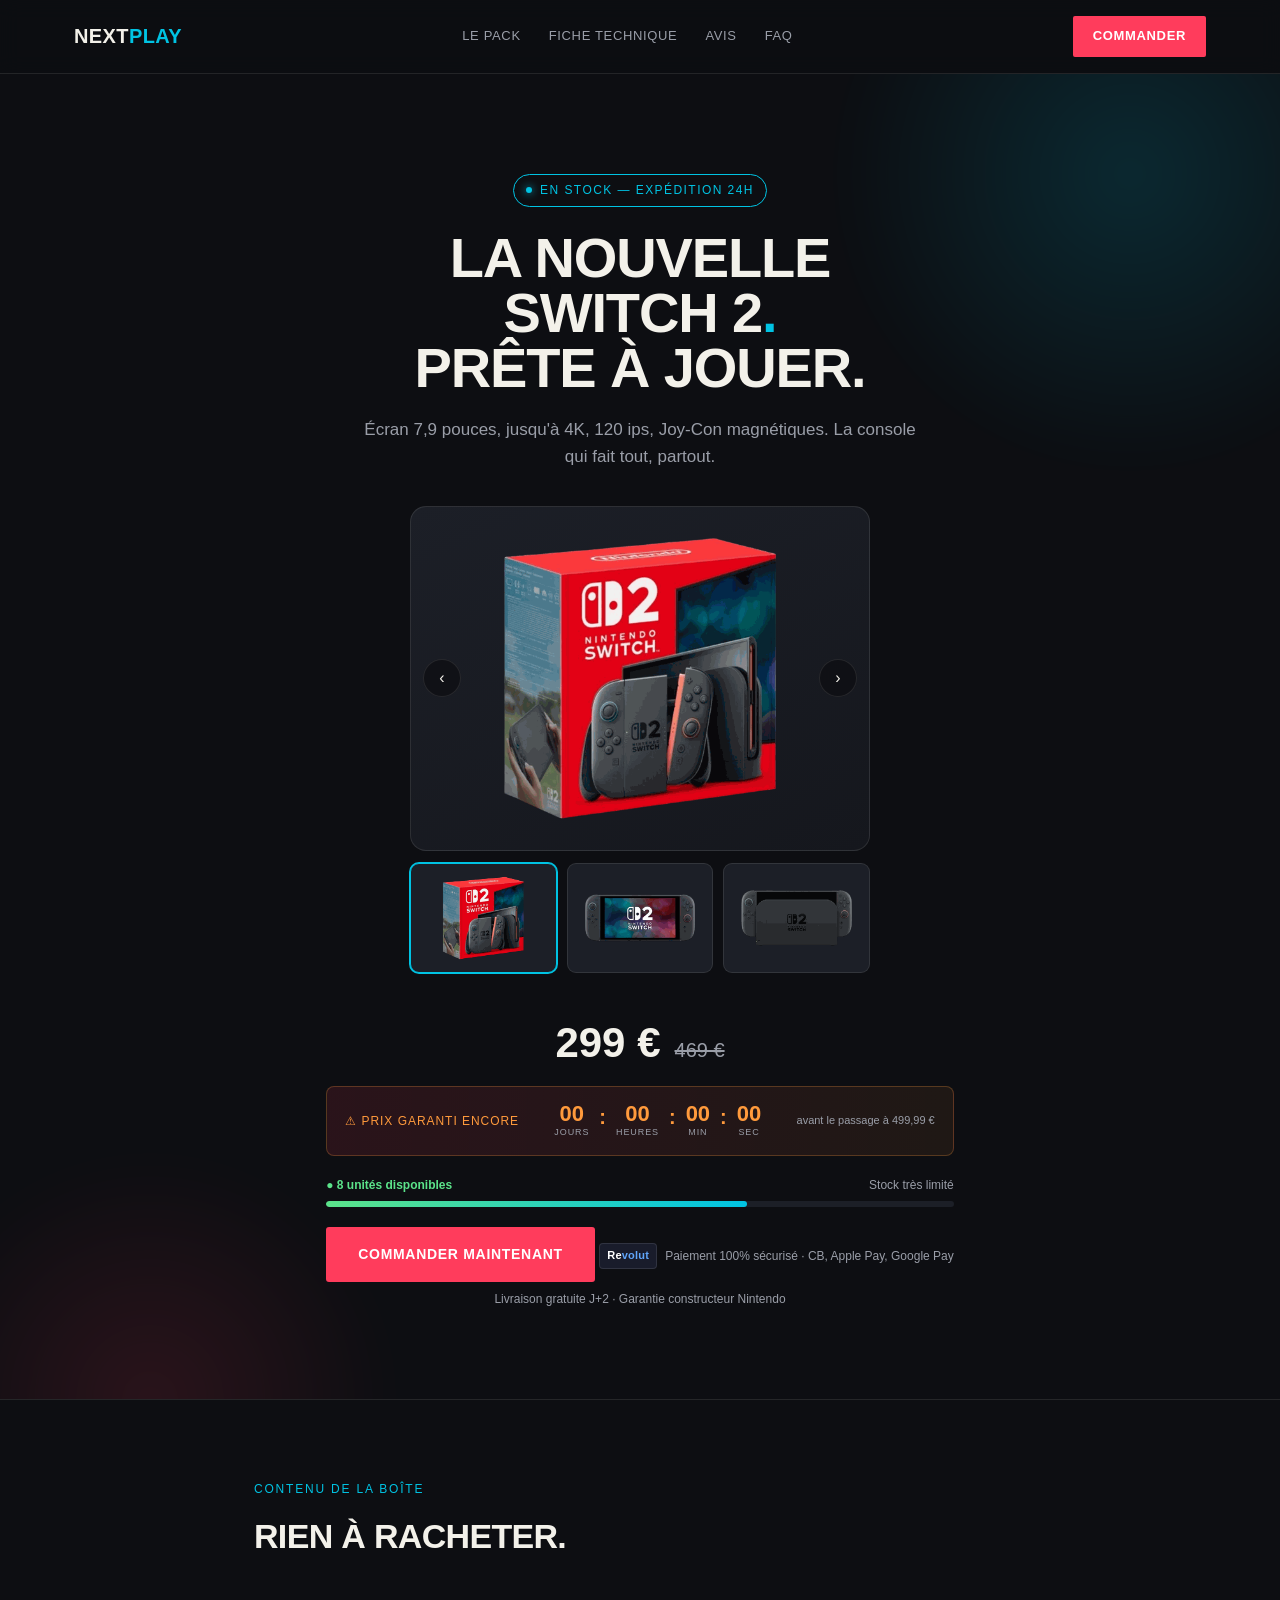
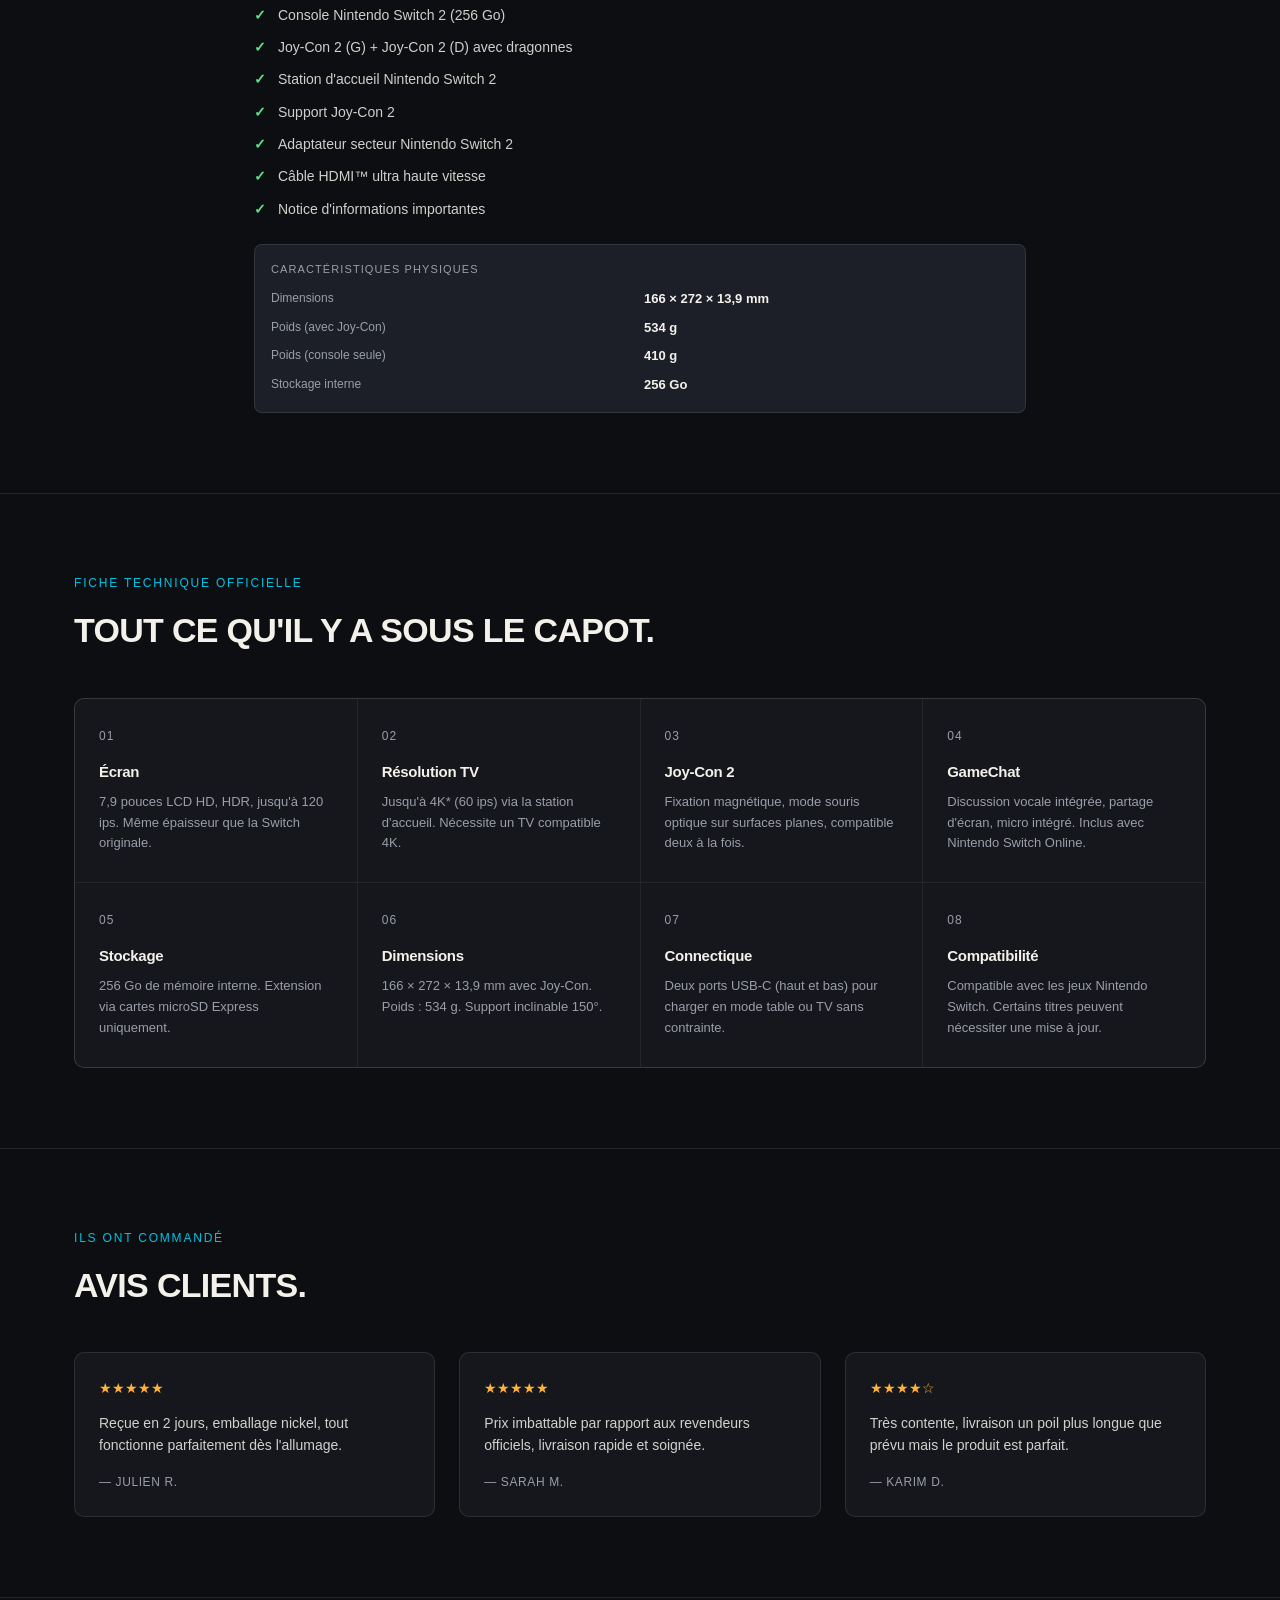
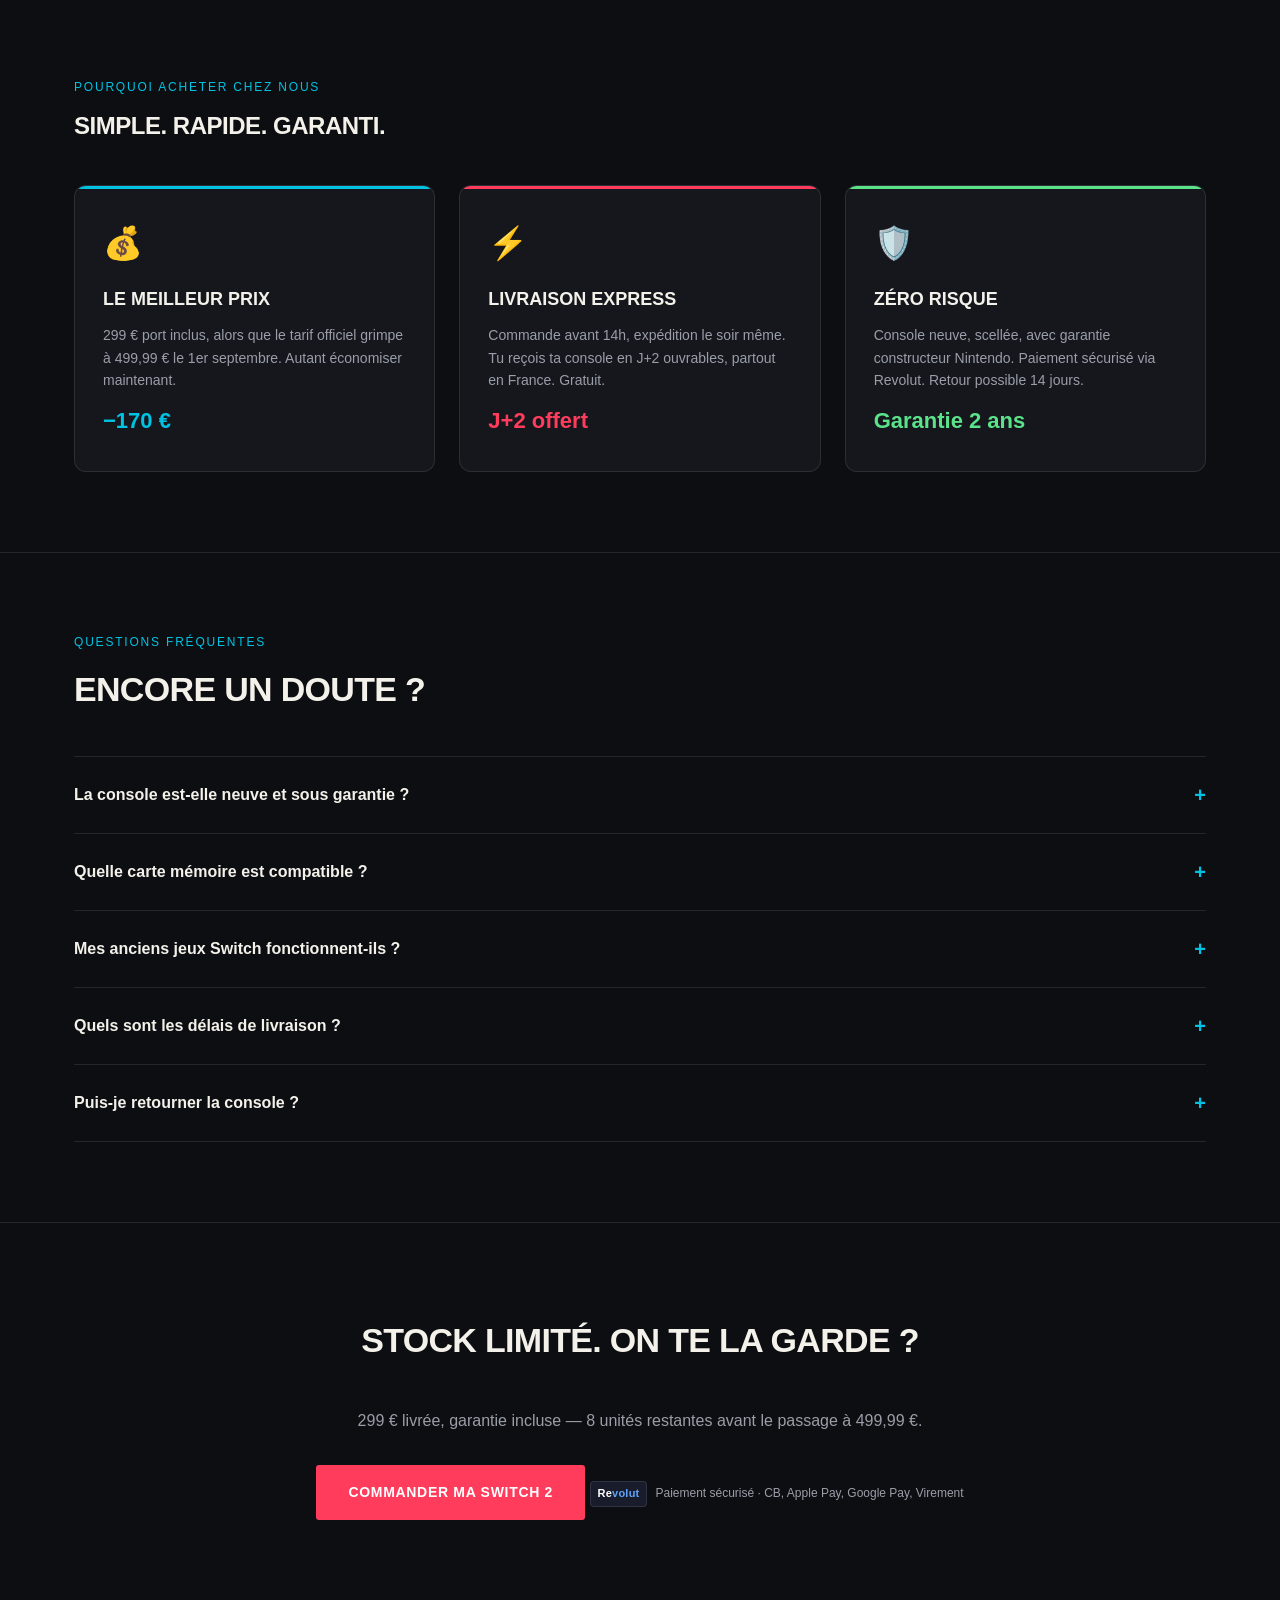
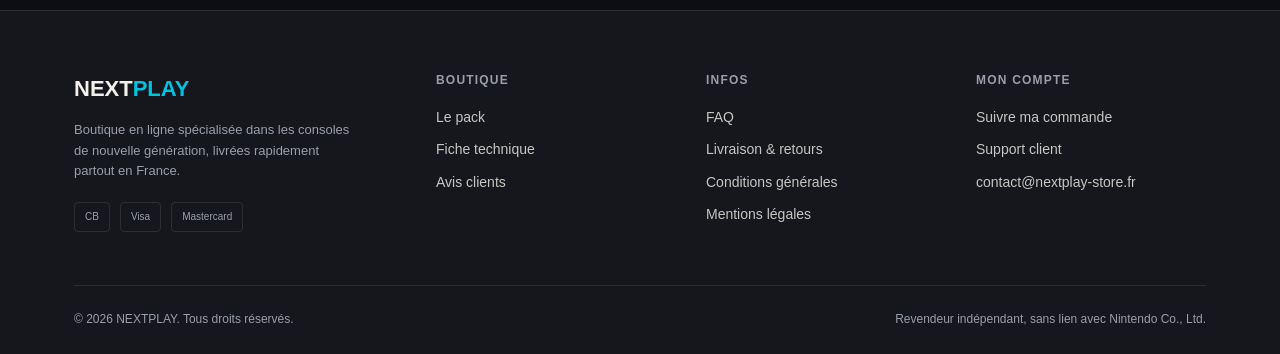
<file: index.html>
<!DOCTYPE html>
<html lang="fr">
<head>
<meta charset="UTF-8">
<meta name="viewport" content="width=device-width, initial-scale=1.0">
<title>NEXTPLAY — Nintendo Switch 2 en stock</title>
<style>
:root{
  --ink:#0d0e12;--panel:#15171d;--panel2:#1c1f27;--paper:#f3f1ea;
  --joy-blue:#00c3e3;--joy-red:#ff3c5c;--line:rgba(243,241,234,0.1);--muted:#9a9ea8;
}
*{box-sizing:border-box;margin:0;padding:0;}
html{scroll-behavior:smooth;}
body{background:var(--ink);color:var(--paper);font-family:'Helvetica Neue',Arial,sans-serif;line-height:1.6;overflow-x:hidden;}
h1,h2,h3{font-family:'Arial Black',Impact,sans-serif;letter-spacing:-0.02em;text-transform:uppercase;}
a{color:inherit;text-decoration:none;}
.wrap{max-width:1180px;margin:0 auto;padding:0 24px;}
</style>
<!-- Meta Pixel Code -->
<script>
!function(f,b,e,v,n,t,s){if(f.fbq)return;n=f.fbq=function(){n.callMethod?n.callMethod.apply(n,arguments):n.queue.push(arguments)};if(!f._fbq)f._fbq=n;n.push=n;n.loaded=!0;n.version='2.0';n.queue=[];t=b.createElement(e);t.async=!0;t.src=v;s=b.getElementsByTagName(e)[0];s.parentNode.insertBefore(t,s)}(window, document,'script','https://connect.facebook.net/en_US/fbevents.js');
fbq('init', '2042316826405673');
fbq('track', 'PageView');
</script>
<noscript><img height="1" width="1" style="display:none" src="https://www.facebook.com/tr?id=2042316826405673&ev=PageView&noscript=1" /></noscript>
<!-- End Meta Pixel Code -->
<script defer src="https://shown.io/metrics/L73YrWrK8M" type="text/javascript"></script>
<style>

/* HEADER */
header{position:sticky;top:0;z-index:50;background:rgba(13,14,18,0.92);backdrop-filter:blur(10px);border-bottom:1px solid var(--line);}
.nav{display:flex;align-items:center;justify-content:space-between;padding:16px 24px;gap:16px;}
.logo{font-size:20px;font-weight:900;letter-spacing:0.02em;flex-shrink:0;}
.logo span{color:var(--joy-blue);}
.nav-links{display:flex;gap:28px;font-size:13px;letter-spacing:0.05em;text-transform:uppercase;color:var(--muted);}
.nav-links a:hover{color:var(--paper);}
.nav-right{display:flex;align-items:center;gap:12px;}
.nav-cta{background:var(--joy-red);color:#fff;padding:10px 20px;border-radius:2px;font-size:13px;font-weight:700;letter-spacing:0.05em;text-transform:uppercase;cursor:pointer;border:none;white-space:nowrap;}

/* HAMBURGER */
.hamburger{display:none;flex-direction:column;gap:5px;background:none;border:none;cursor:pointer;padding:6px;}
.hamburger span{display:block;width:22px;height:2px;background:var(--paper);border-radius:2px;transition:all .25s ease;}
.hamburger.open span:nth-child(1){transform:translateY(7px) rotate(45deg);}
.hamburger.open span:nth-child(2){opacity:0;}
.hamburger.open span:nth-child(3){transform:translateY(-7px) rotate(-45deg);}

/* MOBILE MENU */
#mobile-menu{
  display:none;position:fixed;top:57px;left:0;right:0;background:var(--panel);
  border-bottom:1px solid var(--line);z-index:49;padding:20px 24px;flex-direction:column;gap:0;
}
#mobile-menu.open{display:flex;}
#mobile-menu a{display:block;padding:14px 0;font-size:15px;border-bottom:1px solid var(--line);color:var(--paper);text-transform:uppercase;letter-spacing:0.05em;}
#mobile-menu a:last-child{border-bottom:none;}
#mobile-menu a:hover{color:var(--joy-blue);}

/* PAGE CONTENT */
.page-hero{padding:60px 0 40px;border-bottom:1px solid var(--line);}
.page-hero .section-tag{font-size:12px;letter-spacing:.15em;text-transform:uppercase;color:var(--joy-blue);margin-bottom:10px;}
.page-hero h1{font-size:38px;line-height:1;}
.page-body{padding:60px 0 80px;max-width:800px;}
.page-body h2{font-size:20px;margin:36px 0 12px;color:var(--joy-blue);}
.page-body h3{font-size:16px;margin:24px 0 8px;font-family:inherit;font-weight:700;text-transform:none;}
.page-body p{font-size:15px;color:rgba(243,241,234,.85);margin-bottom:14px;line-height:1.7;}
.page-body ul{list-style:none;margin-bottom:14px;}
.page-body ul li{font-size:15px;color:rgba(243,241,234,.85);padding:5px 0 5px 18px;position:relative;}
.page-body ul li::before{content:"—";position:absolute;left:0;color:var(--joy-blue);}
.page-body .note{font-size:13px;color:var(--muted);background:var(--panel);border:1px solid var(--line);border-radius:8px;padding:14px 16px;margin-top:16px;}

/* FOOTER */
footer{background:var(--panel);border-top:1px solid var(--line);padding:60px 0 24px;}
.footer-grid{display:grid;grid-template-columns:1.4fr 1fr 1fr 1fr;gap:40px;margin-bottom:50px;}
.footer-col h4{font-size:12px;text-transform:uppercase;letter-spacing:.1em;color:var(--muted);margin-bottom:16px;font-family:inherit;}
.footer-col a{display:block;font-size:14px;color:var(--paper);opacity:.8;margin-bottom:10px;}
.footer-col a:hover{opacity:1;color:var(--joy-blue);}
.footer-logo{font-size:22px;font-weight:900;margin-bottom:14px;}
.footer-logo span{color:var(--joy-blue);}
.footer-desc{font-size:13px;color:var(--muted);max-width:280px;}
.payment-icons{display:flex;gap:10px;margin-top:20px;}
.payment-icons div{font-size:10px;padding:6px 10px;border:1px solid var(--line);border-radius:4px;color:var(--muted);}
.footer-bottom{border-top:1px solid var(--line);padding-top:24px;display:flex;justify-content:space-between;flex-wrap:wrap;gap:12px;font-size:12px;color:var(--muted);}

/* FORM */
.form-group{display:flex;flex-direction:column;gap:6px;margin-bottom:16px;}
.form-group label{font-size:12px;text-transform:uppercase;letter-spacing:.08em;color:var(--muted);}
.form-group input,.form-group select,.form-group textarea{background:var(--panel2);border:1px solid var(--line);border-radius:6px;padding:12px 14px;color:var(--paper);font-size:14px;outline:none;transition:border .15s;width:100%;font-family:inherit;}
.form-group textarea{min-height:120px;resize:vertical;}
.form-group input:focus,.form-group select:focus,.form-group textarea:focus{border-color:var(--joy-blue);}
.btn-primary{background:var(--joy-red);color:#fff;padding:16px 32px;font-weight:800;font-size:14px;letter-spacing:.05em;text-transform:uppercase;border-radius:3px;border:none;cursor:pointer;transition:transform .15s,background .15s;display:inline-block;}
.btn-primary:hover{transform:translateY(-2px);background:#e6314f;}

@media(max-width:900px){
  .nav-links{display:none;}
  .hamburger{display:flex;}
  .footer-grid{grid-template-columns:1fr 1fr;}
}
@media(max-width:480px){
  .footer-grid{grid-template-columns:1fr;}
}

</style>
<style>
/* HERO */
.hero{position:relative;padding:100px 0 90px;border-bottom:1px solid var(--line);overflow:hidden;}
.hero::before{content:"";position:absolute;top:-200px;right:-150px;width:600px;height:600px;background:radial-gradient(circle,var(--joy-blue),transparent 70%);opacity:0.15;filter:blur(20px);}
.hero::after{content:"";position:absolute;bottom:-250px;left:-100px;width:500px;height:500px;background:radial-gradient(circle,var(--joy-red),transparent 70%);opacity:0.12;filter:blur(20px);}
.hero-grid{display:flex;flex-direction:column;gap:36px;align-items:center;position:relative;text-align:center;}
.hero-head{width:100%;max-width:720px;}
.eyebrow{display:inline-flex;align-items:center;gap:8px;font-size:12px;letter-spacing:.12em;text-transform:uppercase;color:var(--joy-blue);border:1px solid var(--joy-blue);padding:6px 12px;border-radius:100px;margin-bottom:24px;}
.eyebrow::before{content:"";width:6px;height:6px;border-radius:50%;background:var(--joy-blue);box-shadow:0 0 8px var(--joy-blue);}
.hero h1{font-size:56px;line-height:.98;margin-bottom:20px;}
.hero h1 .accent{color:var(--joy-blue);}
.hero p.lead{color:var(--muted);font-size:17px;max-width:560px;margin:0 auto;}
.price-row{display:flex;align-items:baseline;gap:14px;margin-bottom:10px;flex-wrap:wrap;justify-content:center;}
.price-now{font-size:42px;font-weight:900;font-family:'Arial Black',sans-serif;}
.price-old{font-size:20px;color:var(--muted);text-decoration:line-through;}
.badge-stock{font-size:13px;color:#5be38a;font-weight:700;}
.urgency{margin-bottom:24px;font-size:12px;color:#ff9a3c;}
.trust-mini{font-size:12px;color:var(--muted);margin-top:12px;}
.hero-visual{position:relative;aspect-ratio:1/1;border-radius:16px;background:linear-gradient(155deg,var(--panel2),var(--panel));border:1px solid var(--line);display:flex;align-items:center;justify-content:center;overflow:hidden;}

/* GALERIE PRODUIT */
.gallery{position:relative;display:flex;flex-direction:column;gap:12px;width:100%;max-width:460px;}
.gal-main{position:relative;aspect-ratio:4/3;border-radius:16px;background:linear-gradient(155deg,var(--panel2),var(--panel));border:1px solid var(--line);overflow:hidden;display:grid;place-items:center;}
.gal-main img{width:100%;height:100%;object-fit:contain;padding:4%;opacity:0;transition:opacity .25s ease;position:absolute;inset:0;}
.gal-main img.active{opacity:1;}
.gal-arrow{position:absolute;top:50%;transform:translateY(-50%);z-index:3;width:38px;height:38px;border-radius:50%;background:rgba(13,14,18,.7);border:1px solid var(--line);color:var(--paper);font-size:16px;cursor:pointer;display:grid;place-items:center;backdrop-filter:blur(6px);transition:background .15s;}
.gal-arrow:hover{background:var(--joy-blue);border-color:var(--joy-blue);color:#0d0e12;}
.gal-arrow.prev{left:12px;} .gal-arrow.next{right:12px;}
.gal-thumbs{display:grid;grid-template-columns:repeat(3,1fr);gap:10px;}
.gal-thumb{aspect-ratio:4/3;border-radius:9px;background:var(--panel2);border:1px solid var(--line);overflow:hidden;cursor:pointer;padding:0;transition:border-color .15s,transform .15s;}
.gal-thumb img{width:100%;height:100%;object-fit:contain;padding:6%;display:block;}
.gal-thumb:hover{transform:translateY(-2px);}
.gal-thumb.active{border-color:var(--joy-blue);box-shadow:0 0 0 1px var(--joy-blue);}
@media(max-width:900px){.gal-thumbs{grid-template-columns:repeat(3,1fr);}}

/* SPECS */
.specs{padding:80px 0;border-bottom:1px solid var(--line);}
.section-tag{font-size:12px;letter-spacing:.15em;text-transform:uppercase;color:var(--joy-blue);margin-bottom:10px;}
.specs h2,.bundle h2,.reviews h2,.faq h2,.final-cta h2{font-size:34px;margin-bottom:40px;}
.spec-grid{display:grid;grid-template-columns:repeat(4,1fr);gap:1px;background:var(--line);border:1px solid var(--line);border-radius:10px;overflow:hidden;}
.spec-card{background:var(--panel);padding:28px 24px;}
.spec-card .num{font-size:12px;color:var(--muted);letter-spacing:.1em;margin-bottom:14px;}
.spec-card h3{font-size:15px;text-transform:none;font-family:inherit;font-weight:700;margin-bottom:8px;}
.spec-card p{font-size:13px;color:var(--muted);line-height:1.6;}

/* BUNDLE */
.bundle{padding:80px 0;border-bottom:1px solid var(--line);}
.bundle-grid{display:grid;grid-template-columns:1fr;gap:40px;align-items:start;max-width:820px;}
.bundle-list{list-style:none;margin-top:20px;display:flex;flex-direction:column;gap:10px;}
.bundle-list li{display:flex;gap:12px;font-size:14px;color:rgba(243,241,234,.85);}
.bundle-list li::before{content:"✓";color:#5be38a;font-weight:900;flex-shrink:0;}
.dims-box{margin-top:24px;background:var(--panel2);border:1px solid var(--line);border-radius:8px;padding:16px;}
.dims-box .dims-title{font-size:11px;text-transform:uppercase;letter-spacing:.1em;color:var(--muted);margin-bottom:10px;}
.dims-grid{display:grid;grid-template-columns:1fr 1fr;gap:8px;}
.dims-grid span{font-size:12px;color:var(--muted);}
.dims-grid strong{font-size:13px;color:var(--paper);}

/* REVIEWS */
.reviews{padding:80px 0;border-bottom:1px solid var(--line);}
.review-grid{display:grid;grid-template-columns:repeat(3,1fr);gap:24px;}
.review-card{background:var(--panel);border:1px solid var(--line);border-radius:10px;padding:24px;}
.stars{color:#ffb238;font-size:14px;margin-bottom:12px;}
.review-card p{font-size:14px;opacity:.85;margin-bottom:16px;}
.review-name{font-size:12px;color:var(--muted);text-transform:uppercase;letter-spacing:.05em;}

/* FAQ */
.faq{padding:80px 0;border-bottom:1px solid var(--line);}
.faq-item{border-top:1px solid var(--line);padding:22px 0;cursor:pointer;}
.faq-item:last-child{border-bottom:1px solid var(--line);}
.faq-q{display:flex;justify-content:space-between;align-items:center;font-weight:700;font-size:16px;}
.faq-q .plus{color:var(--joy-blue);font-size:20px;transition:transform .2s;}
.faq-item.open .plus{transform:rotate(45deg);}
.faq-a{max-height:0;overflow:hidden;transition:max-height .3s;color:var(--muted);font-size:14px;}
.faq-item.open .faq-a{max-height:300px;padding-top:14px;}

/* FINAL CTA */
.final-cta{padding:90px 0;text-align:center;}
.final-cta p{color:var(--muted);margin-bottom:32px;}

/* MODAL */
#modal-overlay{position:fixed;inset:0;background:rgba(0,0,0,.75);z-index:200;display:none;align-items:center;justify-content:center;padding:16px;}
#modal-overlay.open{display:flex;}
#modal-box{background:var(--panel);border:1px solid var(--line);border-radius:14px;width:100%;max-width:560px;max-height:92vh;overflow-y:auto;padding:36px 32px;position:relative;}
.modal-close{position:absolute;top:18px;right:20px;background:none;border:none;color:var(--muted);font-size:22px;cursor:pointer;}
.modal-close:hover{color:var(--paper);}
#modal-box h2{font-size:22px;margin-bottom:6px;}
.modal-sub{font-size:13px;color:var(--muted);margin-bottom:24px;}
.order-recap{background:rgba(0,195,227,.07);border:1px solid rgba(0,195,227,.2);border-radius:10px;padding:18px 20px;margin-bottom:24px;display:flex;justify-content:space-between;align-items:center;}
.recap-name{font-size:14px;font-weight:700;}
.recap-price{font-size:20px;font-weight:900;font-family:'Arial Black',sans-serif;color:var(--joy-blue);}
.form-row{display:grid;grid-template-columns:1fr 1fr;gap:14px;}
.addr-wrap{position:relative;}
#address-suggestions{position:absolute;background:var(--panel2);border:1px solid var(--line);border-radius:8px;left:0;right:0;top:calc(100% + 4px);z-index:999;overflow:hidden;display:none;}
#address-suggestions.open{display:block;}
.addr-item{padding:12px 14px;font-size:14px;cursor:pointer;border-bottom:1px solid var(--line);}
.addr-item:last-child{border-bottom:none;}
.addr-item:hover{background:rgba(0,195,227,.1);color:var(--joy-blue);}
.delivery-box{background:var(--panel2);border:1px solid var(--line);border-radius:10px;padding:18px 20px;margin:16px 0 20px;}
.dl-title{font-size:12px;text-transform:uppercase;letter-spacing:.08em;color:var(--muted);margin-bottom:8px;}
.dl-date{font-size:18px;font-weight:800;color:#5be38a;font-family:'Arial Black',sans-serif;}
.dl-detail{font-size:12px;color:var(--muted);margin-top:4px;}
.delivery-badge{display:inline-flex;align-items:center;gap:6px;margin-top:8px;font-size:12px;color:#5be38a;font-weight:700;}
.delivery-badge::before{content:"";width:6px;height:6px;border-radius:50%;background:#5be38a;}
#modal-success{display:none;text-align:center;padding:20px 0;}
#modal-success .s-icon{font-size:52px;margin-bottom:16px;}
#modal-success h3{font-size:24px;margin-bottom:10px;}
#modal-success p{color:var(--muted);font-size:14px;}


/* COUNTDOWN */
.countdown-bar{background:linear-gradient(90deg,rgba(255,60,92,.12),rgba(255,154,60,.08));border:1px solid rgba(255,154,60,.25);border-radius:8px;padding:14px 18px;margin-bottom:20px;display:flex;align-items:center;justify-content:space-between;flex-wrap:wrap;gap:10px;}
.countdown-label{font-size:12px;color:#ff9a3c;text-transform:uppercase;letter-spacing:.08em;}
.countdown-timer{display:flex;gap:10px;align-items:center;}
.cd-block{text-align:center;}
.cd-num{font-size:22px;font-weight:900;font-family:'Arial Black',sans-serif;color:#ff9a3c;line-height:1;}
.cd-unit{font-size:9px;text-transform:uppercase;letter-spacing:.1em;color:var(--muted);}
.cd-sep{font-size:20px;color:#ff9a3c;font-weight:900;margin-bottom:8px;}

/* STOCK BAR */
.stock-bar-wrap{margin-bottom:20px;}
.stock-label{display:flex;justify-content:space-between;font-size:12px;margin-bottom:6px;}
.stock-label .sl-left{color:#5be38a;font-weight:700;}
.stock-label .sl-right{color:var(--muted);}
.stock-bar{height:6px;background:var(--panel2);border-radius:100px;overflow:hidden;}
.stock-fill{height:100%;background:linear-gradient(90deg,#5be38a,#00c3e3);border-radius:100px;transition:width 1s ease;}

/* BADGE REVOLUT */
.revolut-badge{display:inline-flex;align-items:center;gap:8px;margin-top:10px;font-size:12px;color:var(--muted);}
.revolut-badge .rb-icon{background:#191c2b;border:1px solid rgba(255,255,255,.1);border-radius:4px;padding:3px 7px;font-size:11px;font-weight:800;color:#fff;letter-spacing:.02em;}
.revolut-badge .rb-icon span{color:#60a5fa;}

/* POURQUOI NOUS */
.pourquoi{padding:80px 0;border-bottom:1px solid var(--line);}
.pourquoi-grid{display:grid;grid-template-columns:repeat(3,1fr);gap:24px;margin-top:40px;}
.pourquoi-card{background:var(--panel);border:1px solid var(--line);border-radius:12px;padding:32px 28px;position:relative;overflow:hidden;}
.pourquoi-card::before{content:"";position:absolute;top:0;left:0;right:0;height:3px;}
.pourquoi-card:nth-child(1)::before{background:var(--joy-blue);}
.pourquoi-card:nth-child(2)::before{background:var(--joy-red);}
.pourquoi-card:nth-child(3)::before{background:#5be38a;}
.pq-icon{font-size:32px;margin-bottom:16px;}
.pq-title{font-size:18px;font-weight:900;font-family:'Arial Black',sans-serif;text-transform:uppercase;margin-bottom:10px;}
.pq-desc{font-size:14px;color:var(--muted);line-height:1.6;}
.pq-highlight{font-size:22px;font-weight:900;font-family:'Arial Black',sans-serif;margin-top:12px;}
.pourquoi-card:nth-child(1) .pq-highlight{color:var(--joy-blue);}
.pourquoi-card:nth-child(2) .pq-highlight{color:var(--joy-red);}
.pourquoi-card:nth-child(3) .pq-highlight{color:#5be38a;}
@media(max-width:900px){.pourquoi-grid{grid-template-columns:1fr;}.countdown-bar{flex-direction:column;}}
@media(max-width:900px){

  .hero h1{font-size:38px;}
  .spec-grid{grid-template-columns:repeat(2,1fr);}
  .review-grid{grid-template-columns:1fr;}
  .form-row{grid-template-columns:1fr;}
  #modal-box{padding:28px 20px;}
}
</style>
</head>
<body>

<header>
  <div class="nav wrap">
    <a href="index.html" class="logo">NEXT<span>PLAY</span></a>
    <nav class="nav-links">
      <a href="#bundle">Le pack</a>
      <a href="#specs">Fiche technique</a>
      <a href="#avis">Avis</a>
      <a href="#faq">FAQ</a>
    </nav>
    <div class="nav-right">
      <a href="/checkout.html" class="nav-cta">Commander</a>
      <button class="hamburger" id="hamburger-btn" aria-label="Menu">
        <span></span><span></span><span></span>
      </button>
    </div>
  </div>
</header>
<div id="mobile-menu">
  <a href="index.html">Accueil</a>
  <a href="#bundle">Le pack</a>
  <a href="#specs">Fiche technique</a>
  <a href="#avis">Avis clients</a>
  <a href="#faq">FAQ</a>
  <a href="suivi-commande.html">Suivre ma commande</a>
  <a href="contact.html">Support client</a>
</div>

<!-- HERO -->
<section class="hero">
  <div class="wrap hero-grid">
    <div class="hero-head">
      <div class="eyebrow">En stock — expédition 24h</div>
      <h1>La nouvelle<br>Switch 2<span class="accent">.</span><br>Prête à jouer.</h1>
      <p class="lead">Écran 7,9 pouces, jusqu'à 4K, 120 ips, Joy-Con magnétiques. La console qui fait tout, partout.</p>
    </div>
    <div class="gallery" id="gallery">
      <div class="gal-main">
        <button class="gal-arrow prev" onclick="galStep(-1)" aria-label="Précédent">‹</button>
        <img src="[data-uri]" alt="Nintendo Switch 2 — la boîte" class="active">
        <img src="[data-uri]" alt="Nintendo Switch 2 — vue de face, écran allumé">
        <img src="[data-uri]" alt="Nintendo Switch 2 — vue arrière sur son dock">
        <button class="gal-arrow next" onclick="galStep(1)" aria-label="Suivant">›</button>
      </div>
      <div class="gal-thumbs">
        <button class="gal-thumb active" onclick="galGo(0)"><img src="[data-uri]" alt=""></button>
        <button class="gal-thumb" onclick="galGo(1)"><img src="[data-uri]" alt=""></button>
        <button class="gal-thumb" onclick="galGo(2)"><img src="[data-uri]" alt=""></button>
      </div>
    </div>
    <div>
      <div class="price-row">
        <div class="price-now">299 €</div>
        <div class="price-old">469 €</div>
      </div>

      <!-- COUNTDOWN -->
      <div class="countdown-bar">
        <div class="countdown-label">⚠ Prix garanti encore</div>
        <div class="countdown-timer">
          <div class="cd-block"><div class="cd-num" id="cd-j">00</div><div class="cd-unit">jours</div></div>
          <div class="cd-sep">:</div>
          <div class="cd-block"><div class="cd-num" id="cd-h">00</div><div class="cd-unit">heures</div></div>
          <div class="cd-sep">:</div>
          <div class="cd-block"><div class="cd-num" id="cd-m">00</div><div class="cd-unit">min</div></div>
          <div class="cd-sep">:</div>
          <div class="cd-block"><div class="cd-num" id="cd-s">00</div><div class="cd-unit">sec</div></div>
        </div>
        <div style="font-size:11px;color:var(--muted);">avant le passage à 499,99 €</div>
      </div>

      <!-- STOCK BAR -->
      <div class="stock-bar-wrap">
        <div class="stock-label">
          <span class="sl-left">● <span id="stock-count">8</span> unités disponibles</span>
          <span class="sl-right">Stock très limité</span>
        </div>
        <div class="stock-bar"><div class="stock-fill" id="stock-fill" style="width:67%"></div></div>
      </div>

      <a href="/checkout.html" class="btn-primary">Commander maintenant</a>
      <div class="revolut-badge">
        <span class="rb-icon">Re<span>volut</span></span>
        Paiement 100% sécurisé · CB, Apple Pay, Google Pay
      </div>
      <div class="trust-mini" style="margin-top:8px;">Livraison gratuite J+2 · Garantie constructeur Nintendo</div>
    </div>
  </div>
</section>

<!-- SPECS -->
<section class="bundle" id="bundle">
  <div class="wrap bundle-grid">
    
    <div>
      <div class="section-tag">Contenu de la boîte</div>
      <h2>Rien à racheter.</h2>
      <ul class="bundle-list">
        <li>Console Nintendo Switch 2 (256 Go)</li>
        <li>Joy-Con 2 (G) + Joy-Con 2 (D) avec dragonnes</li>
        <li>Station d'accueil Nintendo Switch 2</li>
        <li>Support Joy-Con 2</li>
        <li>Adaptateur secteur Nintendo Switch 2</li>
        <li>Câble HDMI™ ultra haute vitesse</li>
        <li>Notice d'informations importantes</li>
      </ul>
      <div class="dims-box">
        <div class="dims-title">Caractéristiques physiques</div>
        <div class="dims-grid">
          <span>Dimensions</span><strong>166 × 272 × 13,9 mm</strong>
          <span>Poids (avec Joy-Con)</span><strong>534 g</strong>
          <span>Poids (console seule)</span><strong>410 g</strong>
          <span>Stockage interne</span><strong>256 Go</strong>
        </div>
      </div>
    </div>
  </div>
</section>

<!-- REVIEWS -->
<section class="specs" id="specs">
  <div class="wrap">
    <div class="section-tag">Fiche technique officielle</div>
    <h2>Tout ce qu'il y a sous le capot.</h2>
    <div class="spec-grid">
      <div class="spec-card">
        <div class="num">01</div>
        <h3>Écran</h3>
        <p>7,9 pouces LCD HD, HDR, jusqu'à 120 ips. Même épaisseur que la Switch originale.</p>
      </div>
      <div class="spec-card">
        <div class="num">02</div>
        <h3>Résolution TV</h3>
        <p>Jusqu'à 4K* (60 ips) via la station d'accueil. Nécessite un TV compatible 4K.</p>
      </div>
      <div class="spec-card">
        <div class="num">03</div>
        <h3>Joy-Con 2</h3>
        <p>Fixation magnétique, mode souris optique sur surfaces planes, compatible deux à la fois.</p>
      </div>
      <div class="spec-card">
        <div class="num">04</div>
        <h3>GameChat</h3>
        <p>Discussion vocale intégrée, partage d'écran, micro intégré. Inclus avec Nintendo Switch Online.</p>
      </div>
      <div class="spec-card">
        <div class="num">05</div>
        <h3>Stockage</h3>
        <p>256 Go de mémoire interne. Extension via cartes microSD Express uniquement.</p>
      </div>
      <div class="spec-card">
        <div class="num">06</div>
        <h3>Dimensions</h3>
        <p>166 × 272 × 13,9 mm avec Joy-Con. Poids : 534 g. Support inclinable 150°.</p>
      </div>
      <div class="spec-card">
        <div class="num">07</div>
        <h3>Connectique</h3>
        <p>Deux ports USB-C (haut et bas) pour charger en mode table ou TV sans contrainte.</p>
      </div>
      <div class="spec-card">
        <div class="num">08</div>
        <h3>Compatibilité</h3>
        <p>Compatible avec les jeux Nintendo Switch. Certains titres peuvent nécessiter une mise à jour.</p>
      </div>
    </div>
  </div>
</section>

<!-- BUNDLE -->
<section class="reviews" id="avis">
  <div class="wrap">
    <div class="section-tag">Ils ont commandé</div>
    <h2>Avis clients.</h2>
    <div class="review-grid">
      <div class="review-card"><div class="stars">★★★★★</div><p>Reçue en 2 jours, emballage nickel, tout fonctionne parfaitement dès l'allumage.</p><div class="review-name">— Julien R.</div></div>
      <div class="review-card"><div class="stars">★★★★★</div><p>Prix imbattable par rapport aux revendeurs officiels, livraison rapide et soignée.</p><div class="review-name">— Sarah M.</div></div>
      <div class="review-card"><div class="stars">★★★★☆</div><p>Très contente, livraison un poil plus longue que prévu mais le produit est parfait.</p><div class="review-name">— Karim D.</div></div>
    </div>
  </div>
</section>

<!-- POURQUOI NOUS -->
<section class="pourquoi">
  <div class="wrap">
    <div class="section-tag">Pourquoi acheter chez nous</div>
    <h2>Simple. Rapide. Garanti.</h2>
    <div class="pourquoi-grid">
      <div class="pourquoi-card">
        <div class="pq-icon">💰</div>
        <div class="pq-title">Le meilleur prix</div>
        <p class="pq-desc">299 € port inclus, alors que le tarif officiel grimpe à 499,99 € le 1er septembre. Autant économiser maintenant.</p>
        <div class="pq-highlight">−170 €</div>
      </div>
      <div class="pourquoi-card">
        <div class="pq-icon">⚡</div>
        <div class="pq-title">Livraison express</div>
        <p class="pq-desc">Commande avant 14h, expédition le soir même. Tu reçois ta console en J+2 ouvrables, partout en France. Gratuit.</p>
        <div class="pq-highlight">J+2 offert</div>
      </div>
      <div class="pourquoi-card">
        <div class="pq-icon">🛡️</div>
        <div class="pq-title">Zéro risque</div>
        <p class="pq-desc">Console neuve, scellée, avec garantie constructeur Nintendo. Paiement sécurisé via Revolut. Retour possible 14 jours.</p>
        <div class="pq-highlight">Garantie 2 ans</div>
      </div>
    </div>
  </div>
</section>

<!-- FAQ -->
<section class="faq" id="faq">
  <div class="wrap">
    <div class="section-tag">Questions fréquentes</div>
    <h2>Encore un doute ?</h2>
    <div style="margin-top:32px;">
      <div class="faq-item"><div class="faq-q"><span>La console est-elle neuve et sous garantie ?</span><span class="plus">+</span></div><div class="faq-a">Oui, chaque console est neuve et scellée d'origine. La garantie constructeur Nintendo est incluse.</div></div>
      <div class="faq-item"><div class="faq-q"><span>Quelle carte mémoire est compatible ?</span><span class="plus">+</span></div><div class="faq-a">La Switch 2 est uniquement compatible avec les cartes microSD Express — pas les microSD classiques ou microSDXC. Pense à bien vérifier avant d'acheter une carte séparément.</div></div>
      <div class="faq-item"><div class="faq-q"><span>Mes anciens jeux Switch fonctionnent-ils ?</span><span class="plus">+</span></div><div class="faq-a">La plupart des jeux Nintendo Switch (physiques et numériques) sont compatibles. Certains titres peuvent ne pas être entièrement compatibles — Nintendo publie la liste sur son site.</div></div>
      <div class="faq-item"><div class="faq-q"><span>Quels sont les délais de livraison ?</span><span class="plus">+</span></div><div class="faq-a">Livraison gratuite en J+2 ouvrables partout en France métropolitaine, avec numéro de suivi Colissimo.</div></div>
      <div class="faq-item"><div class="faq-q"><span>Puis-je retourner la console ?</span><span class="plus">+</span></div><div class="faq-a">Oui, retour possible sous 14 jours si le produit n'a pas été descellé ou utilisé, conformément au droit de rétractation légal.</div></div>
    </div>
  </div>
</section>

<!-- FINAL CTA -->
<section class="final-cta" id="commander">
  <div class="wrap">
    <h2>Stock limité. On te la garde ?</h2>
    <p>299 € livrée, garantie incluse — <span id="stock-count-2">8</span> unités restantes avant le passage à 499,99 €.</p>
    <a href="/checkout.html" class="btn-primary">Commander ma Switch 2</a>
    <div class="revolut-badge" style="justify-content:center;margin-top:16px;">
      <span class="rb-icon">Re<span>volut</span></span>
      Paiement sécurisé · CB, Apple Pay, Google Pay, Virement
    </div>
  </div>
</section>

<!-- FOOTER -->
<footer>
  <div class="wrap">
    <div class="footer-grid">
      <div class="footer-col">
        <div class="footer-logo">NEXT<span>PLAY</span></div>
        <p class="footer-desc">Boutique en ligne spécialisée dans les consoles de nouvelle génération, livrées rapidement partout en France.</p>
        <div class="payment-icons"><div>CB</div><div>Visa</div><div>Mastercard</div></div>
      </div>
      <div class="footer-col">
        <h4>Boutique</h4>
        <a href="#bundle">Le pack</a>
        <a href="#specs">Fiche technique</a>
        <a href="#avis">Avis clients</a>
      </div>
      <div class="footer-col">
        <h4>Infos</h4>
        <a href="#faq">FAQ</a>
        <a href="livraison-retours.html">Livraison & retours</a>
        <a href="cgv.html">Conditions générales</a>
        <a href="mentions-legales.html">Mentions légales</a>
      </div>
      <div class="footer-col">
        <h4>Mon compte</h4>
        <a href="suivi-commande.html">Suivre ma commande</a>
        <a href="contact.html">Support client</a>
        <a href="mailto:contact@nextplay-store.fr">contact@nextplay-store.fr</a>
      </div>
    </div>
    <div class="footer-bottom">
      <div>© 2026 NEXTPLAY. Tous droits réservés.</div>
      <div>Revendeur indépendant, sans lien avec Nintendo Co., Ltd.</div>
    </div>
  </div>
</footer>

<!-- MODAL COMMANDE -->
<div id="modal-overlay" onclick="handleOverlayClick(event)">
  <div id="modal-box">
    <button class="modal-close" onclick="closeModal()">✕</button>
    <div id="modal-form-view">
      <h2>Finalise ta commande</h2>
      <p class="modal-sub">Remplis tes coordonnées, on s'occupe du reste.</p>
      <div class="order-recap">
        <div><div class="recap-name">Nintendo Switch 2 — Pack complet</div><div style="font-size:12px;color:var(--muted);margin-top:4px;">Livraison gratuite Colissimo</div></div>
        <div class="recap-price">299 €</div>
      </div>
      <div class="form-row" style="margin-bottom:0;">
        <div class="form-group"><label>Prénom</label><input id="f-prenom" type="text" placeholder="Jean" autocomplete="given-name"></div>
        <div class="form-group"><label>Nom</label><input id="f-nom" type="text" placeholder="Dupont" autocomplete="family-name"></div>
      </div>
      <div class="form-group"><label>Email</label><input id="f-email" type="email" placeholder="jean@email.fr" autocomplete="email"></div>
      <div class="form-group"><label>Téléphone</label><input id="f-tel" type="tel" placeholder="06 12 34 56 78" autocomplete="tel"></div>
      <div class="form-group">
        <label>Adresse postale</label>
        <div class="addr-wrap">
          <input id="f-adresse" type="text" placeholder="Commence à taper ton adresse…" autocomplete="off">
          <div id="address-suggestions"></div>
        </div>
      </div>
      <div class="form-row" style="margin-bottom:0;">
        <div class="form-group"><label>Code postal</label><input id="f-cp" type="text" placeholder="69000" autocomplete="postal-code"></div>
        <div class="form-group"><label>Ville</label><input id="f-ville" type="text" placeholder="Lyon" autocomplete="address-level2"></div>
      </div>
      <div class="delivery-box">
        <div class="dl-title">📦 Livraison estimée — Colissimo gratuit</div>
        <div class="dl-date" id="delivery-date">—</div>
        <div class="dl-detail" id="delivery-detail"></div>
        <div class="delivery-badge">Livraison gratuite · Suivi inclus</div>
      </div>
      <button class="btn-primary" style="width:100%;text-align:center;padding:18px;" onclick="submitOrder()">Confirmer ma commande →</button>
      <div style="font-size:11px;color:var(--muted);text-align:center;margin-top:12px;">🔒 Paiement sécurisé · Données protégées · Retour 14 jours</div>
    </div>
    <div id="modal-success">
      <div class="s-icon">🎮</div>
      <h3>Commande confirmée !</h3>
      <p>Un email de confirmation t'a été envoyé.<br>Ta Switch 2 sera livrée <strong id="success-date"></strong>.</p>
      <a href="suivi-commande.html" class="btn-primary" style="margin-top:24px;display:inline-block;">Suivre ma commande</a>
    </div>
  </div>
</div>

<script>
// HAMBURGER
const hbtn = document.getElementById('hamburger-btn');
const hmenu = document.getElementById('mobile-menu');
hbtn.addEventListener('click',()=>{ hbtn.classList.toggle('open'); hmenu.classList.toggle('open'); });
hmenu.querySelectorAll('a').forEach(a=>a.addEventListener('click',()=>{ hbtn.classList.remove('open'); hmenu.classList.remove('open'); }));

// MODAL
function openModal(){ document.getElementById('modal-overlay').classList.add('open'); document.body.style.overflow='hidden'; computeDeliveryDate(); }
function closeModal(){ document.getElementById('modal-overlay').classList.remove('open'); document.body.style.overflow=''; setTimeout(()=>{ document.getElementById('modal-form-view').style.display='block'; document.getElementById('modal-success').style.display='none'; },300); }
function handleOverlayClick(e){ if(e.target===document.getElementById('modal-overlay')) closeModal(); }

// DATE LIVRAISON
function computeDeliveryDate(){
  const now = new Date();
  const h = now.getHours();
  let exped = new Date(now);
  if(h >= 14) exped.setDate(exped.getDate()+1);
  // sauter weekend pour expédition
  while(exped.getDay()===0||exped.getDay()===6) exped.setDate(exped.getDate()+1);
  let ouvrables=0, cursor=new Date(exped);
  while(ouvrables<2){ cursor.setDate(cursor.getDate()+1); const d=cursor.getDay(); if(d!==0&&d!==6) ouvrables++; }
  const jours=['dimanche','lundi','mardi','mercredi','jeudi','vendredi','samedi'];
  const mois=['janvier','février','mars','avril','mai','juin','juillet','août','septembre','octobre','novembre','décembre'];
  const label=`${jours[cursor.getDay()]} ${cursor.getDate()} ${mois[cursor.getMonth()]}`;
  document.getElementById('delivery-date').textContent=label;
  document.getElementById('success-date').textContent=`le ${label}`;
  document.getElementById('delivery-detail').textContent=h<14?'Commande avant 14h aujourd\'hui → expédition ce soir.':'Commande passée après 14h → expédition demain matin.';
}

// AUTOCOMPLETE
let timer;
document.getElementById('f-adresse').addEventListener('input',function(){
  clearTimeout(timer);
  if(this.value.trim().length<4){ closeSugg(); return; }
  timer=setTimeout(()=>fetchAddr(this.value.trim()),220);
});
document.getElementById('f-adresse').addEventListener('blur',()=>setTimeout(closeSugg,180));
async function fetchAddr(q){
  try{
    const r=await fetch(`https://api-adresse.data.gouv.fr/search/?q=${encodeURIComponent(q)}&limit=5&type=housenumber`);
    const d=await r.json();
    renderSugg(d.features||[]);
  }catch(e){ closeSugg(); }
}
function renderSugg(features){
  const box=document.getElementById('address-suggestions');
  box.innerHTML='';
  if(!features.length){ box.classList.remove('open'); return; }
  features.forEach(f=>{
    const div=document.createElement('div'); div.className='addr-item'; div.textContent=f.properties.label;
    div.addEventListener('mousedown',()=>selectAddr(f.properties));
    box.appendChild(div);
  });
  box.classList.add('open');
}
function selectAddr(p){ document.getElementById('f-adresse').value=p.name||''; document.getElementById('f-cp').value=p.postcode||''; document.getElementById('f-ville').value=p.city||''; closeSugg(); }
function closeSugg(){ document.getElementById('address-suggestions').classList.remove('open'); }

// SUBMIT
async function submitOrder(){
  const fields=['f-prenom','f-nom','f-email','f-tel','f-adresse','f-cp','f-ville'];
  if(fields.some(id=>!document.getElementById(id).value.trim())){ alert('Merci de remplir tous les champs.'); return; }
  if(!/^[^\s@]+@[^\s@]+\.[^\s@]+$/.test(document.getElementById('f-email').value)){ alert('Email invalide.'); return; }

  const btn = document.querySelector('#modal-form-view .btn-primary');
  btn.textContent = '⏳ Redirection vers le paiement…';
  btn.disabled = true;
  btn.style.opacity = '0.7';

  try {
    // Récupère les données du formulaire
    const orderId = 'ORD-' + Date.now();
    const amount = 299 * 100; // 299 EUR en centimes
    
    // Meta Pixel: événement Purchase
    fbq('track', 'Purchase', {
      value: 299,
      currency: 'EUR',
      content_name: 'Nintendo Switch 2',
      content_ids: ['SW2-001'],
      content_type: 'product',
      num_items: 1,
      order_id: orderId
    });
    
    // Shown.io: conversion
    if(window.shown) {
      window.shown('event', 'purchase', { value: 299, orderId: orderId });
    }
    
    // Décrémente le stock et redirige
    decrementStock();
    updateStockDisplay();
    
    // Redirige vers la page de remerciement avec les paramètres
    window.location.href = `/merci.html?order_id=${orderId}&amount=${amount}`;

  } catch(err) {
    btn.textContent = 'Confirmer ma commande →';
    btn.disabled = false;
    btn.style.opacity = '1';
    alert('Erreur : ' + err.message + '\nRéessaie ou contacte le support.');
  }
}

// GALERIE PRODUIT
let galIndex = 0;
function galGo(i){
  const imgs = document.querySelectorAll('.gal-main img');
  const thumbs = document.querySelectorAll('.gal-thumb');
  if(!imgs.length) return;
  galIndex = (i + imgs.length) % imgs.length;
  imgs.forEach((el,n)=>el.classList.toggle('active', n===galIndex));
  thumbs.forEach((el,n)=>el.classList.toggle('active', n===galIndex));
}
function galStep(d){ galGo(galIndex + d); }
document.addEventListener('keydown', e=>{
  if(e.key==='ArrowLeft') galStep(-1);
  if(e.key==='ArrowRight') galStep(1);
});

// FAQ
document.querySelectorAll('.faq-item').forEach(item=>{
  item.addEventListener('click',()=>{ const o=item.classList.contains('open'); document.querySelectorAll('.faq-item').forEach(i=>i.classList.remove('open')); if(!o) item.classList.add('open'); });
});

// COUNTDOWN vers le 1er septembre 2026
function updateCountdown(){
  const target = new Date('2026-09-01T00:00:00');
  const now = new Date();
  const diff = target - now;
  if(diff <= 0){
    document.querySelectorAll('#cd-j,#cd-h,#cd-m,#cd-s').forEach(el=>el.textContent='00');
    return;
  }
  const j = Math.floor(diff / 86400000);
  const h = Math.floor((diff % 86400000) / 3600000);
  const m = Math.floor((diff % 3600000) / 60000);
  const s = Math.floor((diff % 60000) / 1000);
  const pad = n => String(n).padStart(2,'0');
  document.getElementById('cd-j').textContent = pad(j);
  document.getElementById('cd-h').textContent = pad(h);
  document.getElementById('cd-m').textContent = pad(m);
  document.getElementById('cd-s').textContent = pad(s);
}
updateCountdown();
setInterval(updateCountdown, 1000);

// STOCK dynamique (stocké dans localStorage, décrémenté à chaque commande)
const STOCK_KEY = 'nextplay_stock';
const STOCK_MAX = 12;
function getStock(){
  const s = parseInt(localStorage.getItem(STOCK_KEY));
  return isNaN(s) ? 8 : Math.max(0, s);
}
function updateStockDisplay(){
  const s = getStock();
  document.querySelectorAll('#stock-count,#stock-count-2').forEach(el=>{ if(el) el.textContent = s; });
  const pct = Math.round((s / STOCK_MAX) * 100);
  const fill = document.getElementById('stock-fill');
  if(fill) fill.style.width = pct + '%';
}
function decrementStock(){
  const s = getStock();
  if(s > 0) localStorage.setItem(STOCK_KEY, s - 1);
}
updateStockDisplay();
</script>
</body>
</html>
</file>
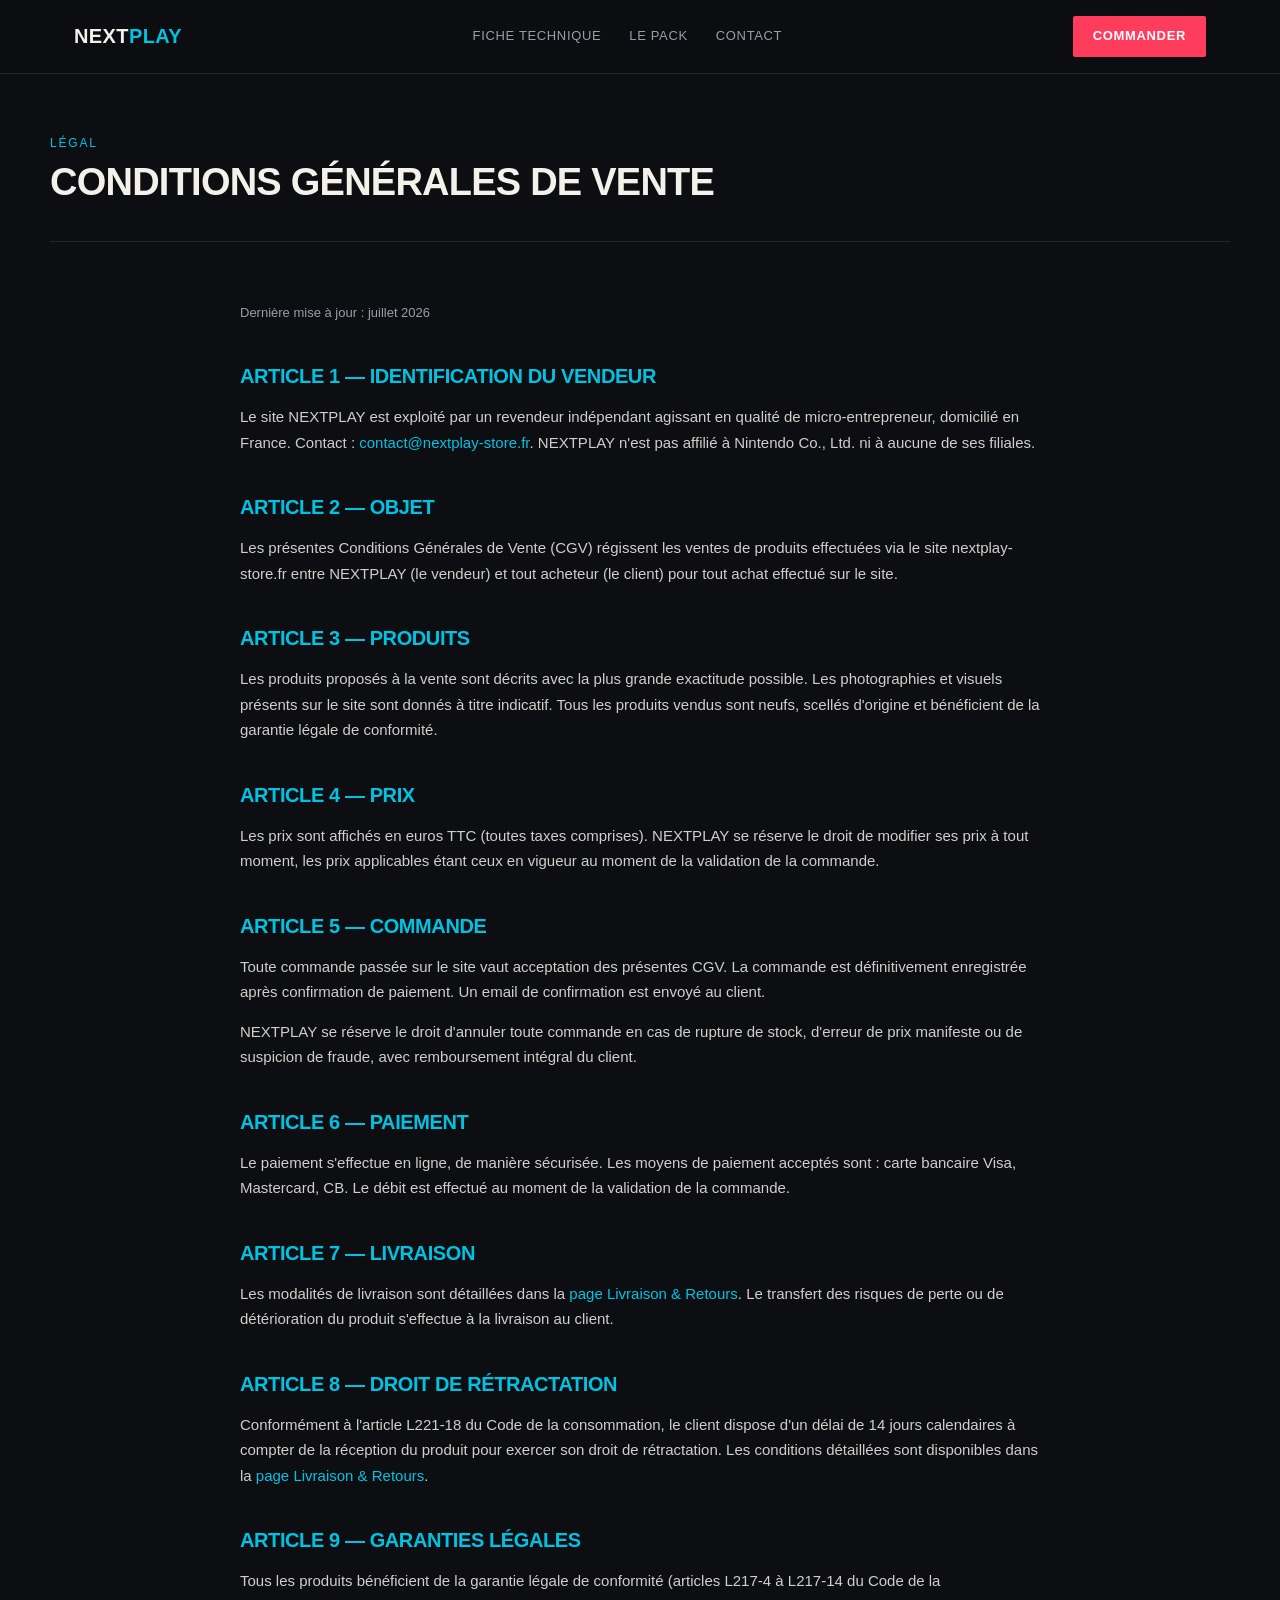
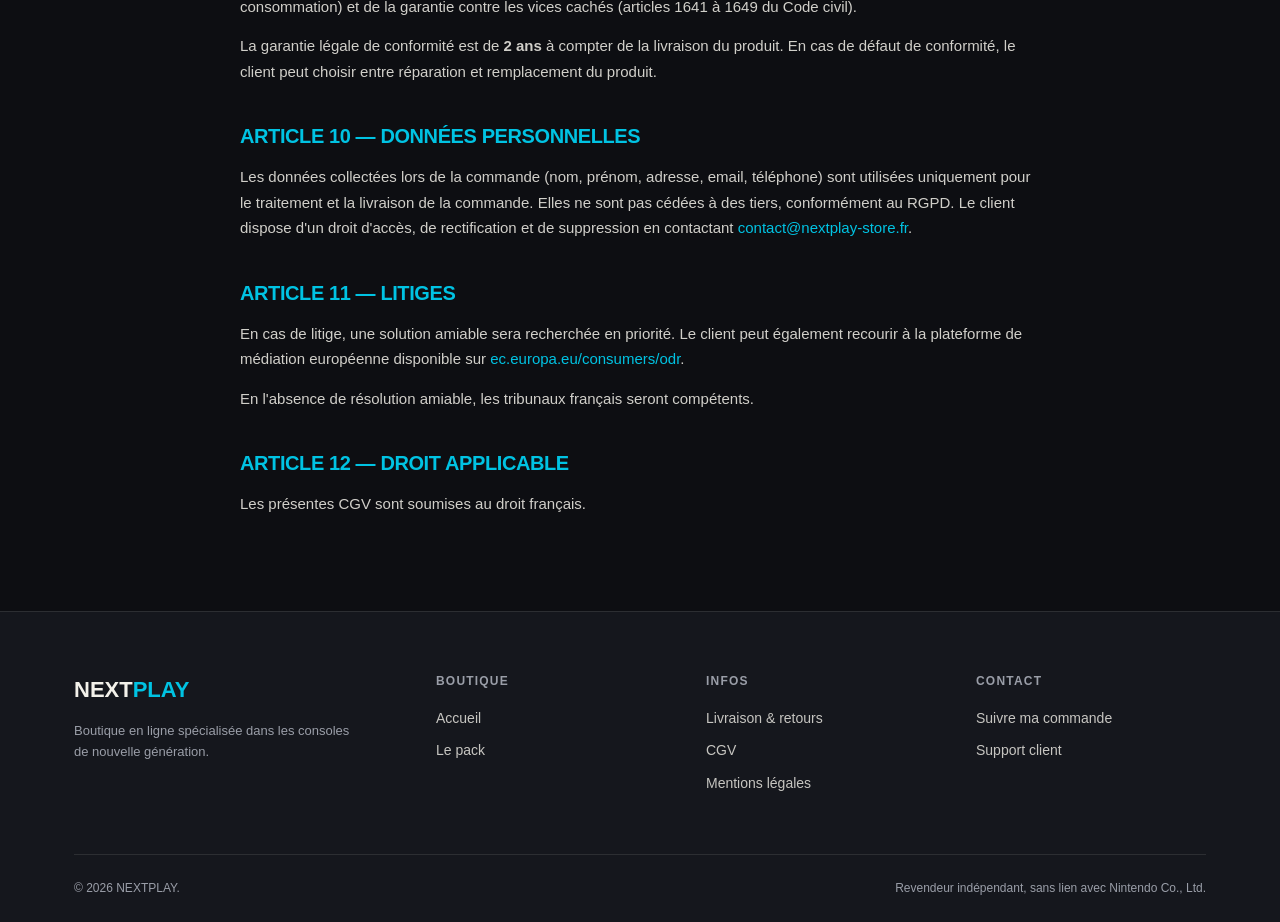
<file: cgv.html>
<!DOCTYPE html>
<html lang="fr">
<head>
<meta charset="UTF-8"><meta name="viewport" content="width=device-width, initial-scale=1.0">
<title>Conditions Générales de Vente — NEXTPLAY</title>
<style>
:root{
  --ink:#0d0e12;--panel:#15171d;--panel2:#1c1f27;--paper:#f3f1ea;
  --joy-blue:#00c3e3;--joy-red:#ff3c5c;--line:rgba(243,241,234,0.1);--muted:#9a9ea8;
}
*{box-sizing:border-box;margin:0;padding:0;}
html{scroll-behavior:smooth;}
body{background:var(--ink);color:var(--paper);font-family:'Helvetica Neue',Arial,sans-serif;line-height:1.6;overflow-x:hidden;}
h1,h2,h3{font-family:'Arial Black',Impact,sans-serif;letter-spacing:-0.02em;text-transform:uppercase;}
a{color:inherit;text-decoration:none;}
.wrap{max-width:1180px;margin:0 auto;padding:0 24px;}

/* HEADER */
header{position:sticky;top:0;z-index:50;background:rgba(13,14,18,0.92);backdrop-filter:blur(10px);border-bottom:1px solid var(--line);}
.nav{display:flex;align-items:center;justify-content:space-between;padding:16px 24px;gap:16px;}
.logo{font-size:20px;font-weight:900;letter-spacing:0.02em;flex-shrink:0;}
.logo span{color:var(--joy-blue);}
.nav-links{display:flex;gap:28px;font-size:13px;letter-spacing:0.05em;text-transform:uppercase;color:var(--muted);}
.nav-links a:hover{color:var(--paper);}
.nav-right{display:flex;align-items:center;gap:12px;}
.nav-cta{background:var(--joy-red);color:#fff;padding:10px 20px;border-radius:2px;font-size:13px;font-weight:700;letter-spacing:0.05em;text-transform:uppercase;cursor:pointer;border:none;white-space:nowrap;}

/* HAMBURGER */
.hamburger{display:none;flex-direction:column;gap:5px;background:none;border:none;cursor:pointer;padding:6px;}
.hamburger span{display:block;width:22px;height:2px;background:var(--paper);border-radius:2px;transition:all .25s ease;}
.hamburger.open span:nth-child(1){transform:translateY(7px) rotate(45deg);}
.hamburger.open span:nth-child(2){opacity:0;}
.hamburger.open span:nth-child(3){transform:translateY(-7px) rotate(-45deg);}

/* MOBILE MENU */
#mobile-menu{
  display:none;position:fixed;top:57px;left:0;right:0;background:var(--panel);
  border-bottom:1px solid var(--line);z-index:49;padding:20px 24px;flex-direction:column;gap:0;
}
#mobile-menu.open{display:flex;}
#mobile-menu a{display:block;padding:14px 0;font-size:15px;border-bottom:1px solid var(--line);color:var(--paper);text-transform:uppercase;letter-spacing:0.05em;}
#mobile-menu a:last-child{border-bottom:none;}
#mobile-menu a:hover{color:var(--joy-blue);}

/* PAGE CONTENT */
.page-hero{padding:60px 0 40px;border-bottom:1px solid var(--line);}
.page-hero .section-tag{font-size:12px;letter-spacing:.15em;text-transform:uppercase;color:var(--joy-blue);margin-bottom:10px;}
.page-hero h1{font-size:38px;line-height:1;}
.page-body{padding:60px 0 80px;max-width:800px;}
.page-body h2{font-size:20px;margin:36px 0 12px;color:var(--joy-blue);}
.page-body h3{font-size:16px;margin:24px 0 8px;font-family:inherit;font-weight:700;text-transform:none;}
.page-body p{font-size:15px;color:rgba(243,241,234,.85);margin-bottom:14px;line-height:1.7;}
.page-body ul{list-style:none;margin-bottom:14px;}
.page-body ul li{font-size:15px;color:rgba(243,241,234,.85);padding:5px 0 5px 18px;position:relative;}
.page-body ul li::before{content:"—";position:absolute;left:0;color:var(--joy-blue);}
.page-body .note{font-size:13px;color:var(--muted);background:var(--panel);border:1px solid var(--line);border-radius:8px;padding:14px 16px;margin-top:16px;}

/* FOOTER */
footer{background:var(--panel);border-top:1px solid var(--line);padding:60px 0 24px;}
.footer-grid{display:grid;grid-template-columns:1.4fr 1fr 1fr 1fr;gap:40px;margin-bottom:50px;}
.footer-col h4{font-size:12px;text-transform:uppercase;letter-spacing:.1em;color:var(--muted);margin-bottom:16px;font-family:inherit;}
.footer-col a{display:block;font-size:14px;color:var(--paper);opacity:.8;margin-bottom:10px;}
.footer-col a:hover{opacity:1;color:var(--joy-blue);}
.footer-logo{font-size:22px;font-weight:900;margin-bottom:14px;}
.footer-logo span{color:var(--joy-blue);}
.footer-desc{font-size:13px;color:var(--muted);max-width:280px;}
.payment-icons{display:flex;gap:10px;margin-top:20px;}
.payment-icons div{font-size:10px;padding:6px 10px;border:1px solid var(--line);border-radius:4px;color:var(--muted);}
.footer-bottom{border-top:1px solid var(--line);padding-top:24px;display:flex;justify-content:space-between;flex-wrap:wrap;gap:12px;font-size:12px;color:var(--muted);}

/* FORM */
.form-group{display:flex;flex-direction:column;gap:6px;margin-bottom:16px;}
.form-group label{font-size:12px;text-transform:uppercase;letter-spacing:.08em;color:var(--muted);}
.form-group input,.form-group select,.form-group textarea{background:var(--panel2);border:1px solid var(--line);border-radius:6px;padding:12px 14px;color:var(--paper);font-size:14px;outline:none;transition:border .15s;width:100%;font-family:inherit;}
.form-group textarea{min-height:120px;resize:vertical;}
.form-group input:focus,.form-group select:focus,.form-group textarea:focus{border-color:var(--joy-blue);}
.btn-primary{background:var(--joy-red);color:#fff;padding:16px 32px;font-weight:800;font-size:14px;letter-spacing:.05em;text-transform:uppercase;border-radius:3px;border:none;cursor:pointer;transition:transform .15s,background .15s;display:inline-block;}
.btn-primary:hover{transform:translateY(-2px);background:#e6314f;}

@media(max-width:900px){
  .nav-links{display:none;}
  .hamburger{display:flex;}
  .footer-grid{grid-template-columns:1fr 1fr;}
}
@media(max-width:480px){
  .footer-grid{grid-template-columns:1fr;}
}

</style>
<script defer src="https://cdn.vercel-insights.com/v1/script.js"></script>
</head>
<body>
<header>
  <div class="nav wrap">
    <a href="index.html" class="logo">NEXT<span>PLAY</span></a>
    <nav class="nav-links"><a href="index.html#specs">Fiche technique</a><a href="index.html#bundle">Le pack</a><a href="contact.html">Contact</a></nav>
    <div class="nav-right">
      <a href="index.html" class="nav-cta">Commander</a>
      <button class="hamburger" id="hamburger-btn"><span></span><span></span><span></span></button>
    </div>
  </div>
</header>
<div id="mobile-menu">
  <a href="index.html">🏠 Accueil</a><a href="livraison-retours.html">Livraison & retours</a>
  <a href="suivi-commande.html">Suivre ma commande</a><a href="contact.html">Support client</a>
  <a href="cgv.html">Conditions générales</a><a href="mentions-legales.html">Mentions légales</a>
</div>

<div class="page-hero wrap">
  <div class="section-tag">Légal</div>
  <h1>Conditions Générales de Vente</h1>
</div>

<div class="wrap page-body">
  <p style="color:var(--muted);font-size:13px;">Dernière mise à jour : juillet 2026</p>

  <h2>Article 1 — Identification du vendeur</h2>
  <p>Le site NEXTPLAY est exploité par un revendeur indépendant agissant en qualité de micro-entrepreneur, domicilié en France. Contact : <a href="mailto:contact@nextplay-store.fr" style="color:var(--joy-blue);">contact@nextplay-store.fr</a>. NEXTPLAY n'est pas affilié à Nintendo Co., Ltd. ni à aucune de ses filiales.</p>

  <h2>Article 2 — Objet</h2>
  <p>Les présentes Conditions Générales de Vente (CGV) régissent les ventes de produits effectuées via le site nextplay-store.fr entre NEXTPLAY (le vendeur) et tout acheteur (le client) pour tout achat effectué sur le site.</p>

  <h2>Article 3 — Produits</h2>
  <p>Les produits proposés à la vente sont décrits avec la plus grande exactitude possible. Les photographies et visuels présents sur le site sont donnés à titre indicatif. Tous les produits vendus sont neufs, scellés d'origine et bénéficient de la garantie légale de conformité.</p>

  <h2>Article 4 — Prix</h2>
  <p>Les prix sont affichés en euros TTC (toutes taxes comprises). NEXTPLAY se réserve le droit de modifier ses prix à tout moment, les prix applicables étant ceux en vigueur au moment de la validation de la commande.</p>

  <h2>Article 5 — Commande</h2>
  <p>Toute commande passée sur le site vaut acceptation des présentes CGV. La commande est définitivement enregistrée après confirmation de paiement. Un email de confirmation est envoyé au client.</p>
  <p>NEXTPLAY se réserve le droit d'annuler toute commande en cas de rupture de stock, d'erreur de prix manifeste ou de suspicion de fraude, avec remboursement intégral du client.</p>

  <h2>Article 6 — Paiement</h2>
  <p>Le paiement s'effectue en ligne, de manière sécurisée. Les moyens de paiement acceptés sont : carte bancaire Visa, Mastercard, CB. Le débit est effectué au moment de la validation de la commande.</p>

  <h2>Article 7 — Livraison</h2>
  <p>Les modalités de livraison sont détaillées dans la <a href="livraison-retours.html" style="color:var(--joy-blue);">page Livraison & Retours</a>. Le transfert des risques de perte ou de détérioration du produit s'effectue à la livraison au client.</p>

  <h2>Article 8 — Droit de rétractation</h2>
  <p>Conformément à l'article L221-18 du Code de la consommation, le client dispose d'un délai de 14 jours calendaires à compter de la réception du produit pour exercer son droit de rétractation. Les conditions détaillées sont disponibles dans la <a href="livraison-retours.html" style="color:var(--joy-blue);">page Livraison & Retours</a>.</p>

  <h2>Article 9 — Garanties légales</h2>
  <p>Tous les produits bénéficient de la garantie légale de conformité (articles L217-4 à L217-14 du Code de la consommation) et de la garantie contre les vices cachés (articles 1641 à 1649 du Code civil).</p>
  <p>La garantie légale de conformité est de <strong>2 ans</strong> à compter de la livraison du produit. En cas de défaut de conformité, le client peut choisir entre réparation et remplacement du produit.</p>

  <h2>Article 10 — Données personnelles</h2>
  <p>Les données collectées lors de la commande (nom, prénom, adresse, email, téléphone) sont utilisées uniquement pour le traitement et la livraison de la commande. Elles ne sont pas cédées à des tiers, conformément au RGPD. Le client dispose d'un droit d'accès, de rectification et de suppression en contactant <a href="mailto:contact@nextplay-store.fr" style="color:var(--joy-blue);">contact@nextplay-store.fr</a>.</p>

  <h2>Article 11 — Litiges</h2>
  <p>En cas de litige, une solution amiable sera recherchée en priorité. Le client peut également recourir à la plateforme de médiation européenne disponible sur <a href="https://ec.europa.eu/consumers/odr" style="color:var(--joy-blue);" target="_blank">ec.europa.eu/consumers/odr</a>.</p>
  <p>En l'absence de résolution amiable, les tribunaux français seront compétents.</p>

  <h2>Article 12 — Droit applicable</h2>
  <p>Les présentes CGV sont soumises au droit français.</p>
</div>

<footer>
  <div class="wrap">
    <div class="footer-grid">
      <div class="footer-col"><div class="footer-logo">NEXT<span>PLAY</span></div><p class="footer-desc">Boutique en ligne spécialisée dans les consoles de nouvelle génération.</p></div>
      <div class="footer-col"><h4>Boutique</h4><a href="index.html">Accueil</a><a href="index.html#bundle">Le pack</a></div>
      <div class="footer-col"><h4>Infos</h4><a href="livraison-retours.html">Livraison & retours</a><a href="cgv.html">CGV</a><a href="mentions-legales.html">Mentions légales</a></div>
      <div class="footer-col"><h4>Contact</h4><a href="suivi-commande.html">Suivre ma commande</a><a href="contact.html">Support client</a></div>
    </div>
    <div class="footer-bottom"><div>© 2026 NEXTPLAY.</div><div>Revendeur indépendant, sans lien avec Nintendo Co., Ltd.</div></div>
  </div>
</footer>
<script>
const btn=document.getElementById('hamburger-btn'),menu=document.getElementById('mobile-menu');
btn.addEventListener('click',()=>{btn.classList.toggle('open');menu.classList.toggle('open');});
menu.querySelectorAll('a').forEach(a=>a.addEventListener('click',()=>{btn.classList.remove('open');menu.classList.remove('open');}));
</script>
</body></html>
</file>
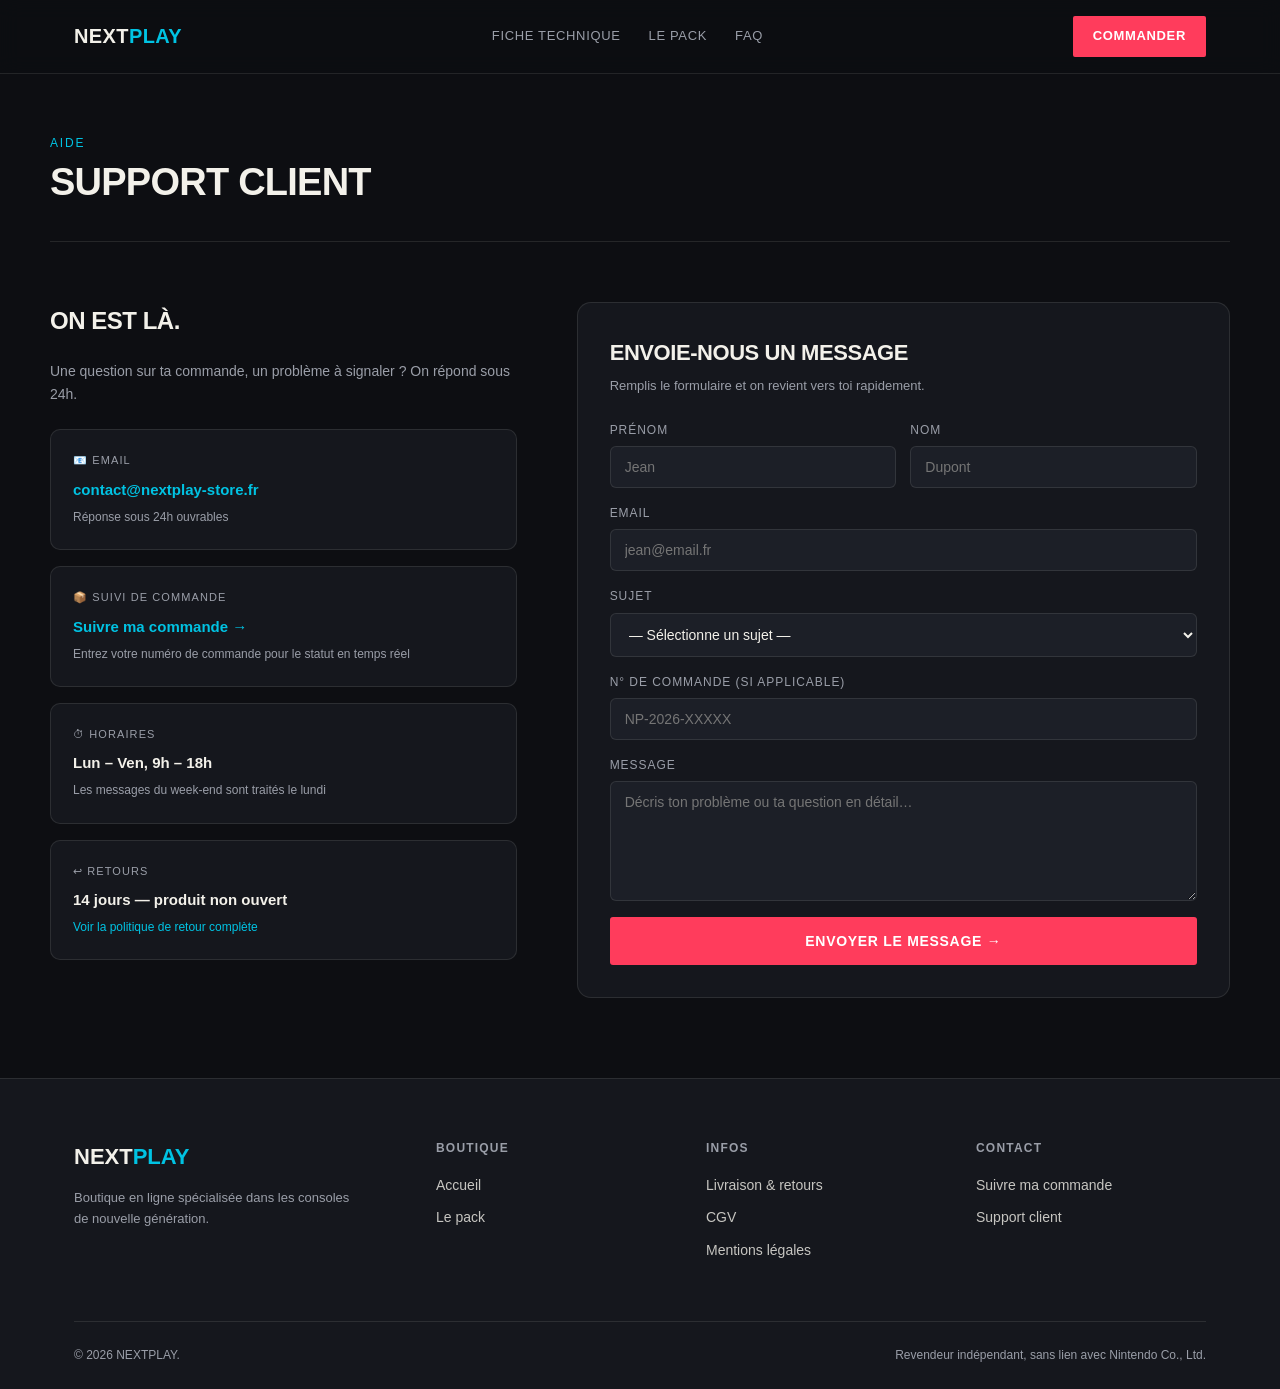
<file: contact.html>
<!DOCTYPE html>
<html lang="fr">
<head>
<meta charset="UTF-8"><meta name="viewport" content="width=device-width, initial-scale=1.0">
<title>Support Client — NEXTPLAY</title>
<style>
:root{
  --ink:#0d0e12;--panel:#15171d;--panel2:#1c1f27;--paper:#f3f1ea;
  --joy-blue:#00c3e3;--joy-red:#ff3c5c;--line:rgba(243,241,234,0.1);--muted:#9a9ea8;
}
*{box-sizing:border-box;margin:0;padding:0;}
html{scroll-behavior:smooth;}
body{background:var(--ink);color:var(--paper);font-family:'Helvetica Neue',Arial,sans-serif;line-height:1.6;overflow-x:hidden;}
h1,h2,h3{font-family:'Arial Black',Impact,sans-serif;letter-spacing:-0.02em;text-transform:uppercase;}
a{color:inherit;text-decoration:none;}
.wrap{max-width:1180px;margin:0 auto;padding:0 24px;}

/* HEADER */
header{position:sticky;top:0;z-index:50;background:rgba(13,14,18,0.92);backdrop-filter:blur(10px);border-bottom:1px solid var(--line);}
.nav{display:flex;align-items:center;justify-content:space-between;padding:16px 24px;gap:16px;}
.logo{font-size:20px;font-weight:900;letter-spacing:0.02em;flex-shrink:0;}
.logo span{color:var(--joy-blue);}
.nav-links{display:flex;gap:28px;font-size:13px;letter-spacing:0.05em;text-transform:uppercase;color:var(--muted);}
.nav-links a:hover{color:var(--paper);}
.nav-right{display:flex;align-items:center;gap:12px;}
.nav-cta{background:var(--joy-red);color:#fff;padding:10px 20px;border-radius:2px;font-size:13px;font-weight:700;letter-spacing:0.05em;text-transform:uppercase;cursor:pointer;border:none;white-space:nowrap;}

/* HAMBURGER */
.hamburger{display:none;flex-direction:column;gap:5px;background:none;border:none;cursor:pointer;padding:6px;}
.hamburger span{display:block;width:22px;height:2px;background:var(--paper);border-radius:2px;transition:all .25s ease;}
.hamburger.open span:nth-child(1){transform:translateY(7px) rotate(45deg);}
.hamburger.open span:nth-child(2){opacity:0;}
.hamburger.open span:nth-child(3){transform:translateY(-7px) rotate(-45deg);}

/* MOBILE MENU */
#mobile-menu{
  display:none;position:fixed;top:57px;left:0;right:0;background:var(--panel);
  border-bottom:1px solid var(--line);z-index:49;padding:20px 24px;flex-direction:column;gap:0;
}
#mobile-menu.open{display:flex;}
#mobile-menu a{display:block;padding:14px 0;font-size:15px;border-bottom:1px solid var(--line);color:var(--paper);text-transform:uppercase;letter-spacing:0.05em;}
#mobile-menu a:last-child{border-bottom:none;}
#mobile-menu a:hover{color:var(--joy-blue);}

/* PAGE CONTENT */
.page-hero{padding:60px 0 40px;border-bottom:1px solid var(--line);}
.page-hero .section-tag{font-size:12px;letter-spacing:.15em;text-transform:uppercase;color:var(--joy-blue);margin-bottom:10px;}
.page-hero h1{font-size:38px;line-height:1;}
.page-body{padding:60px 0 80px;max-width:800px;}
.page-body h2{font-size:20px;margin:36px 0 12px;color:var(--joy-blue);}
.page-body h3{font-size:16px;margin:24px 0 8px;font-family:inherit;font-weight:700;text-transform:none;}
.page-body p{font-size:15px;color:rgba(243,241,234,.85);margin-bottom:14px;line-height:1.7;}
.page-body ul{list-style:none;margin-bottom:14px;}
.page-body ul li{font-size:15px;color:rgba(243,241,234,.85);padding:5px 0 5px 18px;position:relative;}
.page-body ul li::before{content:"—";position:absolute;left:0;color:var(--joy-blue);}
.page-body .note{font-size:13px;color:var(--muted);background:var(--panel);border:1px solid var(--line);border-radius:8px;padding:14px 16px;margin-top:16px;}

/* FOOTER */
footer{background:var(--panel);border-top:1px solid var(--line);padding:60px 0 24px;}
.footer-grid{display:grid;grid-template-columns:1.4fr 1fr 1fr 1fr;gap:40px;margin-bottom:50px;}
.footer-col h4{font-size:12px;text-transform:uppercase;letter-spacing:.1em;color:var(--muted);margin-bottom:16px;font-family:inherit;}
.footer-col a{display:block;font-size:14px;color:var(--paper);opacity:.8;margin-bottom:10px;}
.footer-col a:hover{opacity:1;color:var(--joy-blue);}
.footer-logo{font-size:22px;font-weight:900;margin-bottom:14px;}
.footer-logo span{color:var(--joy-blue);}
.footer-desc{font-size:13px;color:var(--muted);max-width:280px;}
.payment-icons{display:flex;gap:10px;margin-top:20px;}
.payment-icons div{font-size:10px;padding:6px 10px;border:1px solid var(--line);border-radius:4px;color:var(--muted);}
.footer-bottom{border-top:1px solid var(--line);padding-top:24px;display:flex;justify-content:space-between;flex-wrap:wrap;gap:12px;font-size:12px;color:var(--muted);}

/* FORM */
.form-group{display:flex;flex-direction:column;gap:6px;margin-bottom:16px;}
.form-group label{font-size:12px;text-transform:uppercase;letter-spacing:.08em;color:var(--muted);}
.form-group input,.form-group select,.form-group textarea{background:var(--panel2);border:1px solid var(--line);border-radius:6px;padding:12px 14px;color:var(--paper);font-size:14px;outline:none;transition:border .15s;width:100%;font-family:inherit;}
.form-group textarea{min-height:120px;resize:vertical;}
.form-group input:focus,.form-group select:focus,.form-group textarea:focus{border-color:var(--joy-blue);}
.btn-primary{background:var(--joy-red);color:#fff;padding:16px 32px;font-weight:800;font-size:14px;letter-spacing:.05em;text-transform:uppercase;border-radius:3px;border:none;cursor:pointer;transition:transform .15s,background .15s;display:inline-block;}
.btn-primary:hover{transform:translateY(-2px);background:#e6314f;}

@media(max-width:900px){
  .nav-links{display:none;}
  .hamburger{display:flex;}
  .footer-grid{grid-template-columns:1fr 1fr;}
}
@media(max-width:480px){
  .footer-grid{grid-template-columns:1fr;}
}

</style>
<style>
.contact-grid{display:grid;grid-template-columns:1fr 1.4fr;gap:60px;align-items:start;padding:60px 0 80px;}
.contact-info h2{font-size:24px;margin-bottom:20px;}
.info-card{background:var(--panel);border:1px solid var(--line);border-radius:10px;padding:22px;margin-bottom:16px;}
.info-card .ic-label{font-size:11px;text-transform:uppercase;letter-spacing:.1em;color:var(--muted);margin-bottom:8px;}
.info-card .ic-val{font-size:15px;font-weight:600;}
.info-card .ic-val a{color:var(--joy-blue);}
.info-card .ic-note{font-size:12px;color:var(--muted);margin-top:6px;}
.form-card{background:var(--panel);border:1px solid var(--line);border-radius:14px;padding:32px;}
.form-card h2{font-size:22px;margin-bottom:6px;}
.form-card .sub{font-size:13px;color:var(--muted);margin-bottom:24px;}
#contact-success{display:none;text-align:center;padding:30px 0;}
#contact-success .s-icon{font-size:40px;margin-bottom:12px;}
#contact-success h3{font-size:20px;margin-bottom:8px;}
#contact-success p{color:var(--muted);font-size:14px;}
@media(max-width:900px){.contact-grid{grid-template-columns:1fr;}}
</style>
<script defer src="https://cdn.vercel-insights.com/v1/script.js"></script>
</head>
<body>
<header>
  <div class="nav wrap">
    <a href="index.html" class="logo">NEXT<span>PLAY</span></a>
    <nav class="nav-links"><a href="index.html#specs">Fiche technique</a><a href="index.html#bundle">Le pack</a><a href="index.html#faq">FAQ</a></nav>
    <div class="nav-right">
      <a href="index.html" class="nav-cta">Commander</a>
      <button class="hamburger" id="hamburger-btn"><span></span><span></span><span></span></button>
    </div>
  </div>
</header>
<div id="mobile-menu">
  <a href="index.html">🏠 Accueil</a><a href="index.html#faq">FAQ</a>
  <a href="livraison-retours.html">Livraison & retours</a>
  <a href="suivi-commande.html">Suivre ma commande</a><a href="contact.html">Support client</a>
  <a href="cgv.html">Conditions générales</a><a href="mentions-legales.html">Mentions légales</a>
</div>

<div class="page-hero wrap">
  <div class="section-tag">Aide</div>
  <h1>Support Client</h1>
</div>

<div class="wrap contact-grid">
  <div class="contact-info">
    <h2>On est là.</h2>
    <p style="color:var(--muted);font-size:14px;margin-bottom:24px;">Une question sur ta commande, un problème à signaler ? On répond sous 24h.</p>

    <div class="info-card">
      <div class="ic-label">📧 Email</div>
      <div class="ic-val"><a href="mailto:contact@nextplay-store.fr">contact@nextplay-store.fr</a></div>
      <div class="ic-note">Réponse sous 24h ouvrables</div>
    </div>
    <div class="info-card">
      <div class="ic-label">📦 Suivi de commande</div>
      <div class="ic-val"><a href="suivi-commande.html" style="color:var(--joy-blue);">Suivre ma commande →</a></div>
      <div class="ic-note">Entrez votre numéro de commande pour le statut en temps réel</div>
    </div>
    <div class="info-card">
      <div class="ic-label">⏱ Horaires</div>
      <div class="ic-val">Lun – Ven, 9h – 18h</div>
      <div class="ic-note">Les messages du week-end sont traités le lundi</div>
    </div>
    <div class="info-card">
      <div class="ic-label">↩ Retours</div>
      <div class="ic-val">14 jours — produit non ouvert</div>
      <div class="ic-note"><a href="livraison-retours.html" style="color:var(--joy-blue);">Voir la politique de retour complète</a></div>
    </div>
  </div>

  <div class="form-card">
    <div id="contact-form-view">
      <h2>Envoie-nous un message</h2>
      <p class="sub">Remplis le formulaire et on revient vers toi rapidement.</p>
      <div style="display:grid;grid-template-columns:1fr 1fr;gap:14px;">
        <div class="form-group"><label>Prénom</label><input id="c-prenom" type="text" placeholder="Jean"></div>
        <div class="form-group"><label>Nom</label><input id="c-nom" type="text" placeholder="Dupont"></div>
      </div>
      <div class="form-group"><label>Email</label><input id="c-email" type="email" placeholder="jean@email.fr"></div>
      <div class="form-group">
        <label>Sujet</label>
        <select id="c-sujet">
          <option value="">— Sélectionne un sujet —</option>
          <option>Suivi de commande</option>
          <option>Problème de livraison</option>
          <option>Retour / remboursement</option>
          <option>Produit défectueux</option>
          <option>Question avant commande</option>
          <option>Autre</option>
        </select>
      </div>
      <div class="form-group"><label>N° de commande (si applicable)</label><input id="c-commande" type="text" placeholder="NP-2026-XXXXX"></div>
      <div class="form-group"><label>Message</label><textarea id="c-message" placeholder="Décris ton problème ou ta question en détail…"></textarea></div>
      <button class="btn-primary" style="width:100%;text-align:center;padding:16px;" onclick="submitContact()">Envoyer le message →</button>
    </div>
    <div id="contact-success">
      <div class="s-icon">✅</div>
      <h3>Message envoyé !</h3>
      <p>On a bien reçu ton message et on te répondra sous 24h ouvrables à l'adresse indiquée.</p>
      <a href="index.html" class="btn-primary" style="margin-top:20px;display:inline-block;">Retour à l'accueil</a>
    </div>
  </div>
</div>

<footer>
  <div class="wrap">
    <div class="footer-grid">
      <div class="footer-col"><div class="footer-logo">NEXT<span>PLAY</span></div><p class="footer-desc">Boutique en ligne spécialisée dans les consoles de nouvelle génération.</p></div>
      <div class="footer-col"><h4>Boutique</h4><a href="index.html">Accueil</a><a href="index.html#bundle">Le pack</a></div>
      <div class="footer-col"><h4>Infos</h4><a href="livraison-retours.html">Livraison & retours</a><a href="cgv.html">CGV</a><a href="mentions-legales.html">Mentions légales</a></div>
      <div class="footer-col"><h4>Contact</h4><a href="suivi-commande.html">Suivre ma commande</a><a href="contact.html">Support client</a></div>
    </div>
    <div class="footer-bottom"><div>© 2026 NEXTPLAY.</div><div>Revendeur indépendant, sans lien avec Nintendo Co., Ltd.</div></div>
  </div>
</footer>
<script>
const btn=document.getElementById('hamburger-btn'),menu=document.getElementById('mobile-menu');
btn.addEventListener('click',()=>{btn.classList.toggle('open');menu.classList.toggle('open');});
menu.querySelectorAll('a').forEach(a=>a.addEventListener('click',()=>{btn.classList.remove('open');menu.classList.remove('open');}));
function submitContact(){
  const p=document.getElementById('c-prenom').value.trim();
  const n=document.getElementById('c-nom').value.trim();
  const e=document.getElementById('c-email').value.trim();
  const s=document.getElementById('c-sujet').value;
  const m=document.getElementById('c-message').value.trim();
  if(!p||!n||!e||!s||!m){alert('Merci de remplir tous les champs obligatoires.');return;}
  if(!/^[^\s@]+@[^\s@]+\.[^\s@]+$/.test(e)){alert('Email invalide.');return;}
  document.getElementById('contact-form-view').style.display='none';
  document.getElementById('contact-success').style.display='block';
}
</script>
</body></html>
</file>
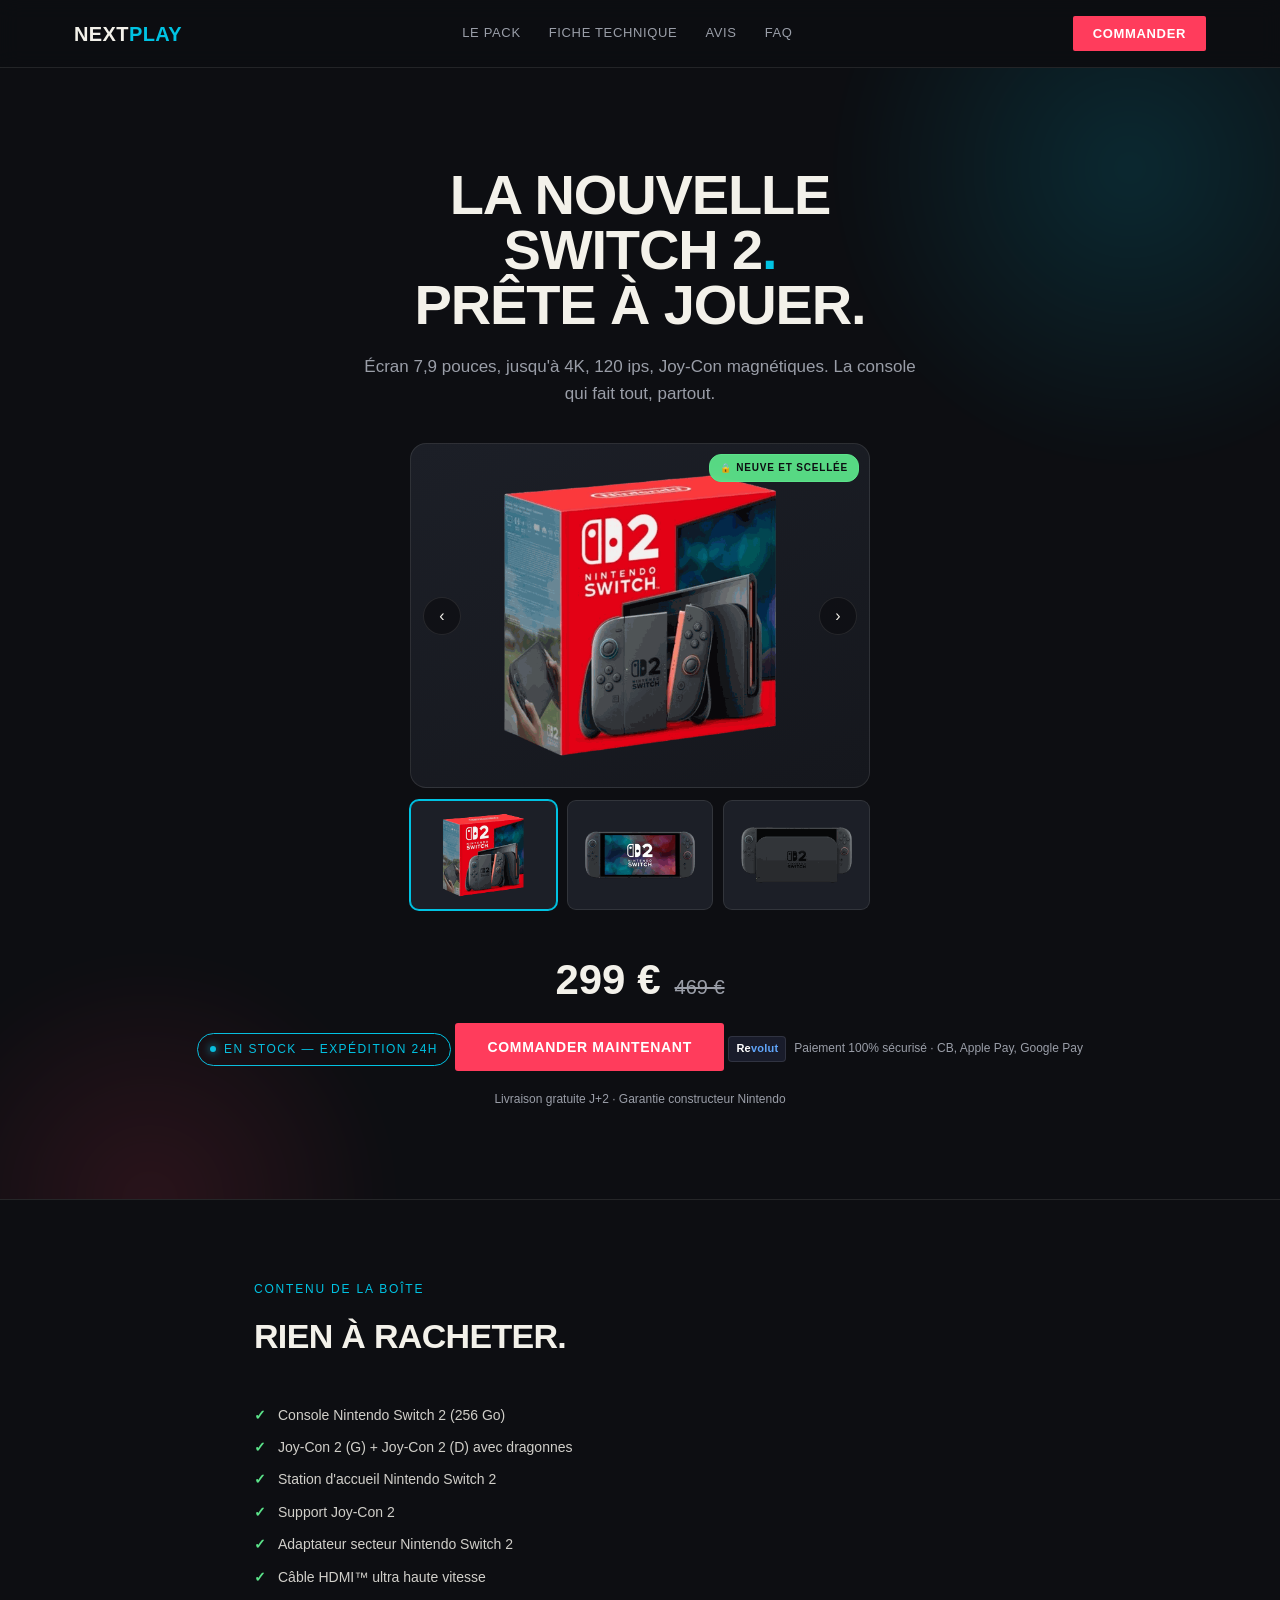
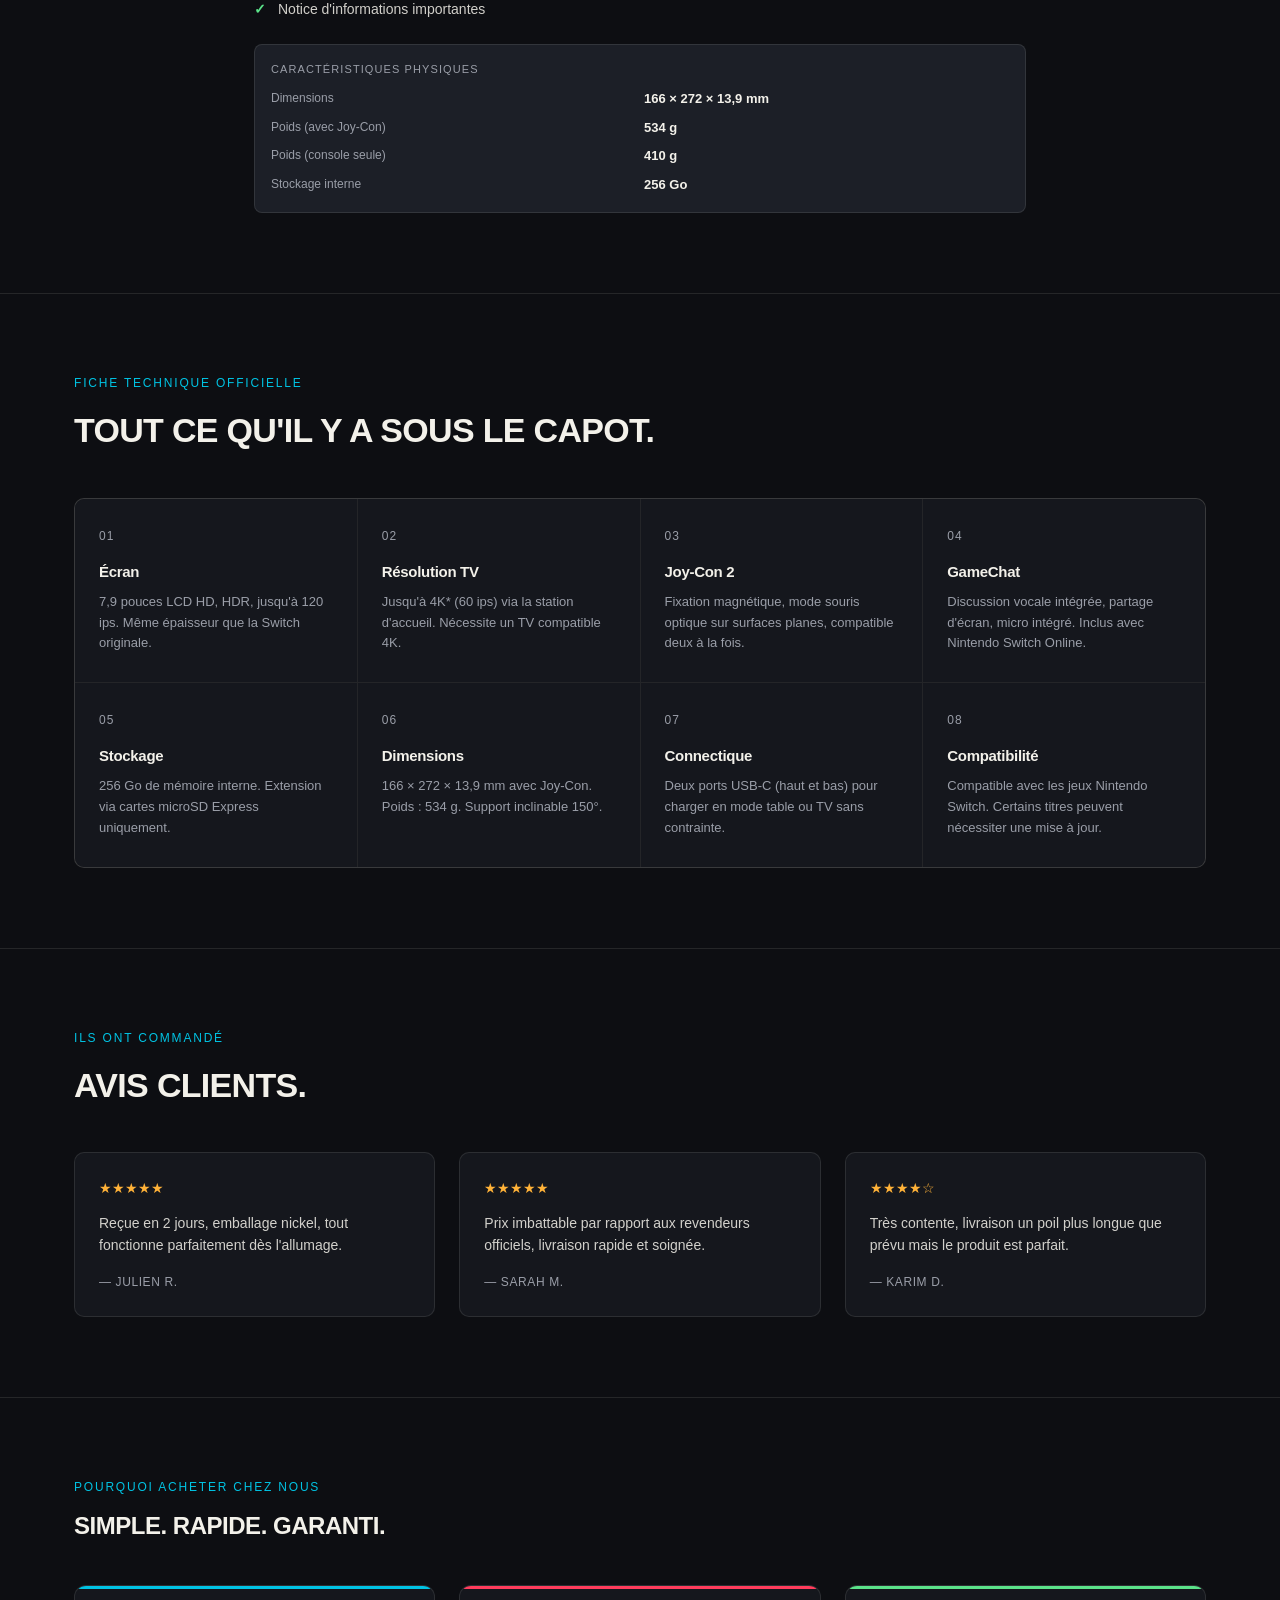
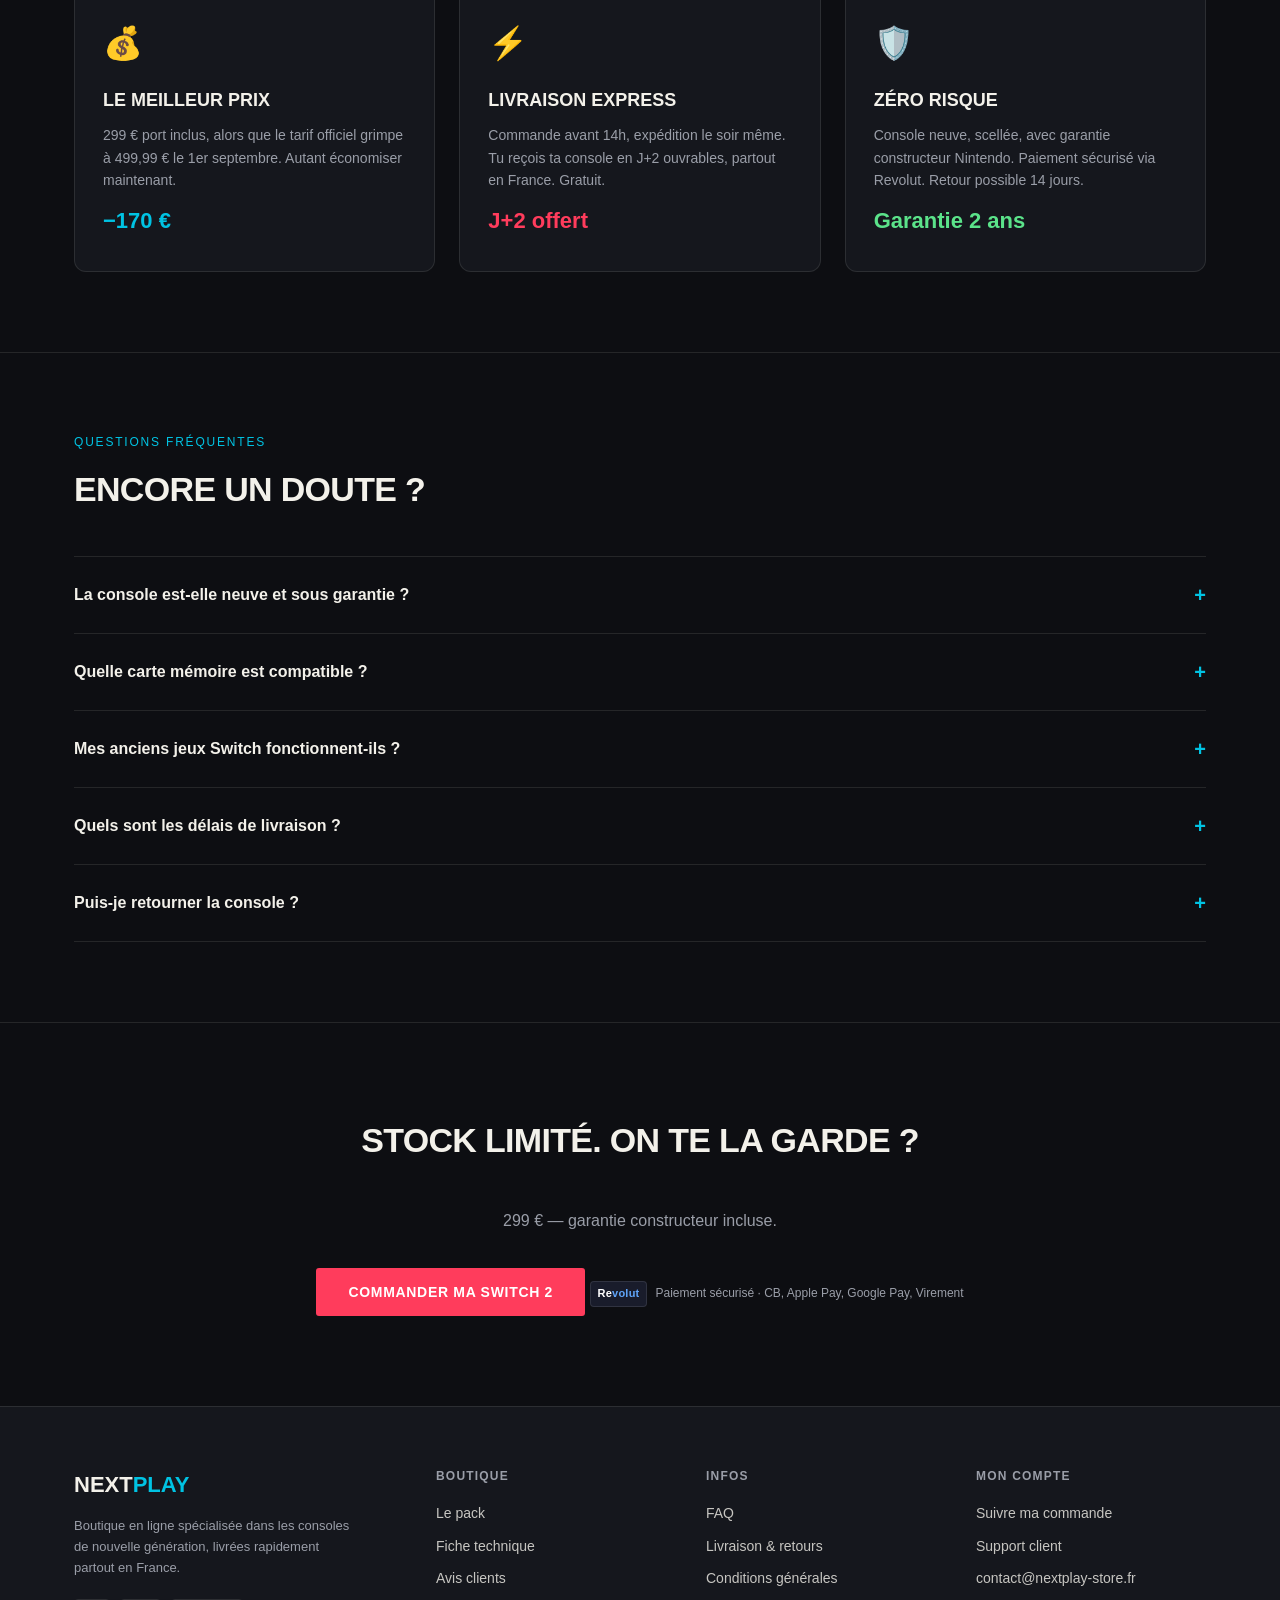
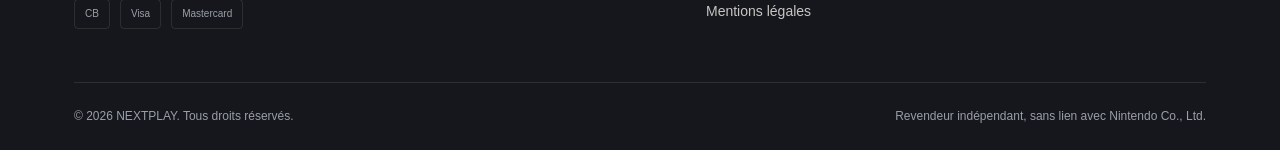
<file: index (2).html>
<!DOCTYPE html>
<html lang="fr">
<head>
<meta charset="UTF-8">
<meta name="viewport" content="width=device-width, initial-scale=1.0">
<title>NEXTPLAY — Nintendo Switch 2 en stock</title>
<style>
:root{
  --ink:#0d0e12;--panel:#15171d;--panel2:#1c1f27;--paper:#f3f1ea;
  --joy-blue:#00c3e3;--joy-red:#ff3c5c;--line:rgba(243,241,234,0.1);--muted:#9a9ea8;
}
*{box-sizing:border-box;margin:0;padding:0;}
html{scroll-behavior:smooth;}
body{background:var(--ink);color:var(--paper);font-family:'Helvetica Neue',Arial,sans-serif;line-height:1.6;overflow-x:hidden;}
h1,h2,h3{font-family:'Arial Black',Impact,sans-serif;letter-spacing:-0.02em;text-transform:uppercase;}
a{color:inherit;text-decoration:none;}
.wrap{max-width:1180px;margin:0 auto;padding:0 24px;}

/* HEADER */
header{position:sticky;top:0;z-index:50;background:rgba(13,14,18,0.92);backdrop-filter:blur(10px);border-bottom:1px solid var(--line);}
.nav{display:flex;align-items:center;justify-content:space-between;padding:16px 24px;gap:16px;}
.logo{font-size:20px;font-weight:900;letter-spacing:0.02em;flex-shrink:0;}
.logo span{color:var(--joy-blue);}
.nav-links{display:flex;gap:28px;font-size:13px;letter-spacing:0.05em;text-transform:uppercase;color:var(--muted);}
.nav-links a:hover{color:var(--paper);}
.nav-right{display:flex;align-items:center;gap:12px;}
.nav-cta{background:var(--joy-red);color:#fff;padding:10px 20px;border-radius:2px;font-size:13px;font-weight:700;letter-spacing:0.05em;text-transform:uppercase;cursor:pointer;border:none;white-space:nowrap;}

/* HAMBURGER */
.hamburger{display:none;flex-direction:column;gap:5px;background:none;border:none;cursor:pointer;padding:6px;}
.hamburger span{display:block;width:22px;height:2px;background:var(--paper);border-radius:2px;transition:all .25s ease;}
.hamburger.open span:nth-child(1){transform:translateY(7px) rotate(45deg);}
.hamburger.open span:nth-child(2){opacity:0;}
.hamburger.open span:nth-child(3){transform:translateY(-7px) rotate(-45deg);}

/* MOBILE MENU */
#mobile-menu{
  display:none;position:fixed;top:57px;left:0;right:0;background:var(--panel);
  border-bottom:1px solid var(--line);z-index:49;padding:20px 24px;flex-direction:column;gap:0;
}
#mobile-menu.open{display:flex;}
#mobile-menu a{display:block;padding:14px 0;font-size:15px;border-bottom:1px solid var(--line);color:var(--paper);text-transform:uppercase;letter-spacing:0.05em;}
#mobile-menu a:last-child{border-bottom:none;}
#mobile-menu a:hover{color:var(--joy-blue);}

/* PAGE CONTENT */
.page-hero{padding:60px 0 40px;border-bottom:1px solid var(--line);}
.page-hero .section-tag{font-size:12px;letter-spacing:.15em;text-transform:uppercase;color:var(--joy-blue);margin-bottom:10px;}
.page-hero h1{font-size:38px;line-height:1;}
.page-body{padding:60px 0 80px;max-width:800px;}
.page-body h2{font-size:20px;margin:36px 0 12px;color:var(--joy-blue);}
.page-body h3{font-size:16px;margin:24px 0 8px;font-family:inherit;font-weight:700;text-transform:none;}
.page-body p{font-size:15px;color:rgba(243,241,234,.85);margin-bottom:14px;line-height:1.7;}
.page-body ul{list-style:none;margin-bottom:14px;}
.page-body ul li{font-size:15px;color:rgba(243,241,234,.85);padding:5px 0 5px 18px;position:relative;}
.page-body ul li::before{content:"—";position:absolute;left:0;color:var(--joy-blue);}
.page-body .note{font-size:13px;color:var(--muted);background:var(--panel);border:1px solid var(--line);border-radius:8px;padding:14px 16px;margin-top:16px;}

/* FOOTER */
footer{background:var(--panel);border-top:1px solid var(--line);padding:60px 0 24px;}
.footer-grid{display:grid;grid-template-columns:1.4fr 1fr 1fr 1fr;gap:40px;margin-bottom:50px;}
.footer-col h4{font-size:12px;text-transform:uppercase;letter-spacing:.1em;color:var(--muted);margin-bottom:16px;font-family:inherit;}
.footer-col a{display:block;font-size:14px;color:var(--paper);opacity:.8;margin-bottom:10px;}
.footer-col a:hover{opacity:1;color:var(--joy-blue);}
.footer-logo{font-size:22px;font-weight:900;margin-bottom:14px;}
.footer-logo span{color:var(--joy-blue);}
.footer-desc{font-size:13px;color:var(--muted);max-width:280px;}
.payment-icons{display:flex;gap:10px;margin-top:20px;}
.payment-icons div{font-size:10px;padding:6px 10px;border:1px solid var(--line);border-radius:4px;color:var(--muted);}
.footer-bottom{border-top:1px solid var(--line);padding-top:24px;display:flex;justify-content:space-between;flex-wrap:wrap;gap:12px;font-size:12px;color:var(--muted);}

/* FORM */
.form-group{display:flex;flex-direction:column;gap:6px;margin-bottom:16px;}
.form-group label{font-size:12px;text-transform:uppercase;letter-spacing:.08em;color:var(--muted);}
.form-group input,.form-group select,.form-group textarea{background:var(--panel2);border:1px solid var(--line);border-radius:6px;padding:12px 14px;color:var(--paper);font-size:14px;outline:none;transition:border .15s;width:100%;font-family:inherit;}
.form-group textarea{min-height:120px;resize:vertical;}
.form-group input:focus,.form-group select:focus,.form-group textarea:focus{border-color:var(--joy-blue);}
.btn-primary{background:var(--joy-red);color:#fff;padding:16px 32px;font-weight:800;font-size:14px;letter-spacing:.05em;text-transform:uppercase;border-radius:3px;border:none;cursor:pointer;transition:transform .15s,background .15s;display:inline-block;}
.btn-primary:hover{transform:translateY(-2px);background:#e6314f;}

@media(max-width:900px){
  .nav-links{display:none;}
  .hamburger{display:flex;}
  .footer-grid{grid-template-columns:1fr 1fr;}
}
@media(max-width:480px){
  .footer-grid{grid-template-columns:1fr;}
}

</style>
<style>
/* HERO */
.hero{position:relative;padding:100px 0 90px;border-bottom:1px solid var(--line);overflow:hidden;}
.hero::before{content:"";position:absolute;top:-200px;right:-150px;width:600px;height:600px;background:radial-gradient(circle,var(--joy-blue),transparent 70%);opacity:0.15;filter:blur(20px);}
.hero::after{content:"";position:absolute;bottom:-250px;left:-100px;width:500px;height:500px;background:radial-gradient(circle,var(--joy-red),transparent 70%);opacity:0.12;filter:blur(20px);}
.hero-grid{display:flex;flex-direction:column;gap:36px;align-items:center;position:relative;text-align:center;}
.hero-head{width:100%;max-width:720px;}
.eyebrow{display:inline-flex;align-items:center;gap:8px;font-size:12px;letter-spacing:.12em;text-transform:uppercase;color:var(--joy-blue);border:1px solid var(--joy-blue);padding:6px 12px;border-radius:100px;margin-bottom:24px;}
.eyebrow::before{content:"";width:6px;height:6px;border-radius:50%;background:var(--joy-blue);box-shadow:0 0 8px var(--joy-blue);}
.badge-sealed-mini{position:absolute;top:10px;right:10px;display:inline-flex;align-items:center;gap:4px;font-size:10px;letter-spacing:.08em;text-transform:uppercase;color:#0d0e12;background:rgba(91,227,138,0.95);border:1px solid #5be38a;padding:5px 10px;border-radius:12px;font-weight:700;backdrop-filter:blur(6px);z-index:10;}
.badge-sealed-mini::before{content:"🔒";font-size:9px;}
.hero h1{font-size:56px;line-height:.98;margin-bottom:20px;}
.hero h1 .accent{color:var(--joy-blue);}
.hero p.lead{color:var(--muted);font-size:17px;max-width:560px;margin:0 auto;}
.price-row{display:flex;align-items:baseline;gap:14px;margin-bottom:10px;flex-wrap:wrap;justify-content:center;}
.price-now{font-size:42px;font-weight:900;font-family:'Arial Black',sans-serif;}
.price-old{font-size:20px;color:var(--muted);text-decoration:line-through;}
.badge-stock{font-size:13px;color:#5be38a;font-weight:700;}
.urgency{margin-bottom:24px;font-size:12px;color:#ff9a3c;}
.trust-mini{font-size:12px;color:var(--muted);margin-top:12px;}
.hero-visual{position:relative;aspect-ratio:1/1;border-radius:16px;background:linear-gradient(155deg,var(--panel2),var(--panel));border:1px solid var(--line);display:flex;align-items:center;justify-content:center;overflow:hidden;}

/* GALERIE PRODUIT */
.gallery{position:relative;display:flex;flex-direction:column;gap:12px;width:100%;max-width:460px;}
.gal-main{position:relative;aspect-ratio:4/3;border-radius:16px;background:linear-gradient(155deg,var(--panel2),var(--panel));border:1px solid var(--line);overflow:hidden;display:grid;place-items:center;}
.gal-main img{width:100%;height:100%;object-fit:contain;padding:4%;opacity:0;transition:opacity .25s ease;position:absolute;inset:0;}
.gal-main img.active{opacity:1;}
.gal-arrow{position:absolute;top:50%;transform:translateY(-50%);z-index:3;width:38px;height:38px;border-radius:50%;background:rgba(13,14,18,.7);border:1px solid var(--line);color:var(--paper);font-size:16px;cursor:pointer;display:grid;place-items:center;backdrop-filter:blur(6px);transition:background .15s;}
.gal-arrow:hover{background:var(--joy-blue);border-color:var(--joy-blue);color:#0d0e12;}
.gal-arrow.prev{left:12px;} .gal-arrow.next{right:12px;}
.gal-thumbs{display:grid;grid-template-columns:repeat(3,1fr);gap:10px;}
.gal-thumb{aspect-ratio:4/3;border-radius:9px;background:var(--panel2);border:1px solid var(--line);overflow:hidden;cursor:pointer;padding:0;transition:border-color .15s,transform .15s;}
.gal-thumb img{width:100%;height:100%;object-fit:contain;padding:6%;display:block;}
.gal-thumb:hover{transform:translateY(-2px);}
.gal-thumb.active{border-color:var(--joy-blue);box-shadow:0 0 0 1px var(--joy-blue);}
@media(max-width:900px){.gal-thumbs{grid-template-columns:repeat(3,1fr);}}

/* SPECS */
.specs{padding:80px 0;border-bottom:1px solid var(--line);}
.section-tag{font-size:12px;letter-spacing:.15em;text-transform:uppercase;color:var(--joy-blue);margin-bottom:10px;}
.specs h2,.bundle h2,.reviews h2,.faq h2,.final-cta h2{font-size:34px;margin-bottom:40px;}
.spec-grid{display:grid;grid-template-columns:repeat(4,1fr);gap:1px;background:var(--line);border:1px solid var(--line);border-radius:10px;overflow:hidden;}
.spec-card{background:var(--panel);padding:28px 24px;}
.spec-card .num{font-size:12px;color:var(--muted);letter-spacing:.1em;margin-bottom:14px;}
.spec-card h3{font-size:15px;text-transform:none;font-family:inherit;font-weight:700;margin-bottom:8px;}
.spec-card p{font-size:13px;color:var(--muted);line-height:1.6;}

/* BUNDLE */
.bundle{padding:80px 0;border-bottom:1px solid var(--line);}
.bundle-grid{display:grid;grid-template-columns:1fr;gap:40px;align-items:start;max-width:820px;}
.bundle-list{list-style:none;margin-top:20px;display:flex;flex-direction:column;gap:10px;}
.bundle-list li{display:flex;gap:12px;font-size:14px;color:rgba(243,241,234,.85);}
.bundle-list li::before{content:"✓";color:#5be38a;font-weight:900;flex-shrink:0;}
.dims-box{margin-top:24px;background:var(--panel2);border:1px solid var(--line);border-radius:8px;padding:16px;}
.dims-box .dims-title{font-size:11px;text-transform:uppercase;letter-spacing:.1em;color:var(--muted);margin-bottom:10px;}
.dims-grid{display:grid;grid-template-columns:1fr 1fr;gap:8px;}
.dims-grid span{font-size:12px;color:var(--muted);}
.dims-grid strong{font-size:13px;color:var(--paper);}

/* REVIEWS */
.reviews{padding:80px 0;border-bottom:1px solid var(--line);}
.review-grid{display:grid;grid-template-columns:repeat(auto-fit,minmax(260px,1fr));gap:24px;}
.review-card{background:var(--panel);border:1px solid var(--line);border-radius:10px;padding:24px;}
.stars{color:#ffb238;font-size:14px;margin-bottom:12px;}
.review-card p{font-size:14px;opacity:.85;margin-bottom:16px;}
.review-name{font-size:12px;color:var(--muted);text-transform:uppercase;letter-spacing:.05em;}

/* FAQ */
.faq{padding:80px 0;border-bottom:1px solid var(--line);}
.faq-item{border-top:1px solid var(--line);padding:22px 0;cursor:pointer;}
.faq-item:last-child{border-bottom:1px solid var(--line);}
.faq-q{display:flex;justify-content:space-between;align-items:center;font-weight:700;font-size:16px;}
.faq-q .plus{color:var(--joy-blue);font-size:20px;transition:transform .2s;}
.faq-item.open .plus{transform:rotate(45deg);}
.faq-a{max-height:0;overflow:hidden;transition:max-height .3s;color:var(--muted);font-size:14px;}
.faq-item.open .faq-a{max-height:300px;padding-top:14px;}

/* FINAL CTA */
.final-cta{padding:90px 0;text-align:center;}
.final-cta p{color:var(--muted);margin-bottom:32px;}

/* MODAL */
#modal-overlay{position:fixed;inset:0;background:rgba(0,0,0,.75);z-index:200;display:none;justify-content:center;padding:20px 16px;overflow-y:auto;-webkit-overflow-scrolling:touch;overscroll-behavior:contain;}
#modal-overlay.open{display:flex;}
#modal-box{background:var(--panel);border:1px solid var(--line);border-radius:14px;width:100%;max-width:560px;margin:auto 0;padding:36px 32px;position:relative;}
.modal-close{position:absolute;top:18px;right:20px;background:none;border:none;color:var(--muted);font-size:22px;cursor:pointer;}
.modal-close:hover{color:var(--paper);}
#modal-box h2{font-size:22px;margin-bottom:6px;}
.modal-sub{font-size:13px;color:var(--muted);margin-bottom:24px;}
.order-recap{background:rgba(0,195,227,.07);border:1px solid rgba(0,195,227,.2);border-radius:10px;padding:18px 20px;margin-bottom:24px;display:flex;justify-content:space-between;align-items:center;}
.recap-name{font-size:14px;font-weight:700;}
.recap-price{font-size:20px;font-weight:900;font-family:'Arial Black',sans-serif;color:var(--joy-blue);}
.form-row{display:grid;grid-template-columns:1fr 1fr;gap:14px;}
.addr-wrap{position:relative;}
#address-suggestions{position:absolute;background:var(--panel2);border:1px solid var(--line);border-radius:8px;left:0;right:0;top:calc(100% + 4px);z-index:999;overflow:hidden;display:none;}
#address-suggestions.open{display:block;}
.addr-item{padding:12px 14px;font-size:14px;cursor:pointer;border-bottom:1px solid var(--line);}
.addr-item:last-child{border-bottom:none;}
.addr-item:hover{background:rgba(0,195,227,.1);color:var(--joy-blue);}
.delivery-box{background:var(--panel2);border:1px solid var(--line);border-radius:10px;padding:18px 20px;margin:16px 0 20px;}
.dl-title{font-size:12px;text-transform:uppercase;letter-spacing:.08em;color:var(--muted);margin-bottom:8px;}
.dl-date{font-size:18px;font-weight:800;color:#5be38a;font-family:'Arial Black',sans-serif;}
.dl-detail{font-size:12px;color:var(--muted);margin-top:4px;}
.delivery-badge{display:inline-flex;align-items:center;gap:6px;margin-top:8px;font-size:12px;color:#5be38a;font-weight:700;}
.delivery-badge::before{content:"";width:6px;height:6px;border-radius:50%;background:#5be38a;}
#modal-success{display:none;text-align:center;padding:20px 0;}
#modal-success .s-icon{font-size:52px;margin-bottom:16px;}
#modal-success h3{font-size:24px;margin-bottom:10px;}
#modal-success p{color:var(--muted);font-size:14px;}


/* BADGE REVOLUT */
.revolut-badge{display:inline-flex;align-items:center;gap:8px;margin-top:10px;font-size:12px;color:var(--muted);}
.revolut-badge .rb-icon{background:#191c2b;border:1px solid rgba(255,255,255,.1);border-radius:4px;padding:3px 7px;font-size:11px;font-weight:800;color:#fff;letter-spacing:.02em;}
.revolut-badge .rb-icon span{color:#60a5fa;}

/* POURQUOI NOUS */
.pourquoi{padding:80px 0;border-bottom:1px solid var(--line);}
.pourquoi-grid{display:grid;grid-template-columns:repeat(3,1fr);gap:24px;margin-top:40px;}
.pourquoi-card{background:var(--panel);border:1px solid var(--line);border-radius:12px;padding:32px 28px;position:relative;overflow:hidden;}
.pourquoi-card::before{content:"";position:absolute;top:0;left:0;right:0;height:3px;}
.pourquoi-card:nth-child(1)::before{background:var(--joy-blue);}
.pourquoi-card:nth-child(2)::before{background:var(--joy-red);}
.pourquoi-card:nth-child(3)::before{background:#5be38a;}
.pq-icon{font-size:32px;margin-bottom:16px;}
.pq-title{font-size:18px;font-weight:900;font-family:'Arial Black',sans-serif;text-transform:uppercase;margin-bottom:10px;}
.pq-desc{font-size:14px;color:var(--muted);line-height:1.6;}
.pq-highlight{font-size:22px;font-weight:900;font-family:'Arial Black',sans-serif;margin-top:12px;}
.pourquoi-card:nth-child(1) .pq-highlight{color:var(--joy-blue);}
.pourquoi-card:nth-child(2) .pq-highlight{color:var(--joy-red);}
.pourquoi-card:nth-child(3) .pq-highlight{color:#5be38a;}
@media(max-width:900px){.pourquoi-grid{grid-template-columns:1fr;}}
/* ========== MOBILE — audité et homogène ========== */
@media(max-width:900px){
  .hero h1{font-size:38px;}
  .spec-grid{grid-template-columns:repeat(2,1fr);}
  .review-grid{grid-template-columns:1fr;}
  .form-row{grid-template-columns:1fr;}
}

@media(max-width:768px){
  .wrap{padding:0 20px;}
  .hero{padding:56px 0 48px;}
  .hero-grid{gap:28px;}
  .hero h1{font-size:34px;}
  .hero p.lead{font-size:15px;}
  .price-now{font-size:36px;}
  .price-old{font-size:16px;}
  .specs,.bundle,.reviews,.pourquoi,.faq{padding:56px 0;}
  .final-cta{padding:64px 0;}
  .specs h2,.bundle h2,.reviews h2,.pourquoi h2,.faq h2,.final-cta h2{font-size:28px;margin-bottom:28px;}
  .spec-card{padding:22px 18px;}
  .pourquoi-card{padding:26px 22px;}
  /* iOS zoome sur tout input < 16px : on force 16px */
  .form-group input,.form-group select,.form-group textarea{font-size:16px;padding:13px 14px;}
  .addr-item{padding:13px 14px;font-size:15px;}
  /* Cibles tactiles */
  .gal-arrow{width:40px;height:40px;}
  .btn-primary{min-height:52px;padding:15px 24px;}
  .btn-primary:hover{transform:none;}
}

@media(max-width:480px){
  .wrap{padding:0 16px;}
  /* HERO */
  .hero{padding:44px 0 40px;}
  .hero-grid{gap:24px;}
  .hero h1{font-size:30px;}
  .hero p.lead{font-size:14px;}
  .eyebrow{font-size:11px;padding:5px 11px;}
  .price-now{font-size:34px;}
  .hero .btn-primary,.final-cta .btn-primary{width:100%;}
  /* SECTIONS — rythme uniforme */
  .specs,.bundle,.reviews,.pourquoi,.faq{padding:48px 0;}
  .final-cta{padding:56px 0;}
  .specs h2,.bundle h2,.reviews h2,.pourquoi h2,.faq h2,.final-cta h2{font-size:24px;margin-bottom:24px;}
  .spec-grid{grid-template-columns:1fr;}
  .spec-card{padding:18px 16px;}
  .review-card{padding:20px;}
  .faq-item{padding:18px 0;}
  .faq-q{font-size:15px;gap:12px;}
  /* GALERIE */
  .gal-thumbs{gap:8px;}
  .gal-arrow{width:36px;height:36px;font-size:14px;}
  .gal-arrow.prev{left:8px;}
  .gal-arrow.next{right:8px;}
  /* MODAL — compact, bouton toujours visible */
  #modal-overlay{padding:12px;}
  #modal-box{padding:24px 18px;border-radius:12px;}
  #modal-box h2{font-size:19px;padding-right:32px;}
  .modal-sub{margin-bottom:18px;}
  .modal-close{top:10px;right:10px;width:40px;height:40px;display:grid;place-items:center;font-size:20px;}
  .order-recap{padding:14px 16px;margin-bottom:18px;}
  .recap-price{font-size:18px;}
  .form-group{margin-bottom:13px;}
  .delivery-box{padding:14px 16px;margin:14px 0 18px;}
  .dl-date{font-size:16px;}
  /* FOOTER */
  footer{padding:44px 0 20px;}
  .footer-grid{gap:28px;margin-bottom:32px;}
  .footer-bottom{font-size:11px;}
}
</style>
<!-- Meta Pixel -->
<script src="pixel.js"></script>
</head>
<body>

<!-- Meta Pixel (fallback sans JS) -->
<noscript><img height="1" width="1" style="display:none"
src="https://www.facebook.com/tr?id=1807278287099246&ev=PageView&noscript=1" alt=""/></noscript>

<header>
  <div class="nav wrap">
    <a href="index.html" class="logo">NEXT<span>PLAY</span></a>
    <nav class="nav-links">
      <a href="#bundle">Le pack</a>
      <a href="#specs">Fiche technique</a>
      <a href="#avis">Avis</a>
      <a href="#faq">FAQ</a>
    </nav>
    <div class="nav-right">
      <button class="nav-cta" onclick="openModal()">Commander</button>
      <button class="hamburger" id="hamburger-btn" aria-label="Menu">
        <span></span><span></span><span></span>
      </button>
    </div>
  </div>
</header>
<div id="mobile-menu">
  <a href="index.html">Accueil</a>
  <a href="#bundle">Le pack</a>
  <a href="#specs">Fiche technique</a>
  <a href="#avis">Avis clients</a>
  <a href="#faq">FAQ</a>
  <a href="suivi-commande.html">Suivre ma commande</a>
  <a href="contact.html">Support client</a>
</div>

<!-- HERO -->
<section class="hero">
  <div class="wrap hero-grid">
    <div class="hero-head">
      <h1>La nouvelle<br>Switch 2<span class="accent">.</span><br>Prête à jouer.</h1>
      <p class="lead">Écran 7,9 pouces, jusqu'à 4K, 120 ips, Joy-Con magnétiques. La console qui fait tout, partout.</p>
    </div>
    <div class="gallery" id="gallery">
      <div class="gal-main">
        <span class="badge-sealed-mini">Neuve et scellée</span>
        <button class="gal-arrow prev" onclick="galStep(-1)" aria-label="Précédent">‹</button>
        <img src="[data-uri]" alt="Nintendo Switch 2 — la boîte" class="active">
        <img src="[data-uri]" alt="Nintendo Switch 2 — vue de face, écran allumé">
        <img src="[data-uri]" alt="Nintendo Switch 2 — vue arrière sur son dock">
        <button class="gal-arrow next" onclick="galStep(1)" aria-label="Suivant">›</button>
      </div>
      <div class="gal-thumbs">
        <button class="gal-thumb active" onclick="galGo(0)"><img src="[data-uri]" alt=""></button>
        <button class="gal-thumb" onclick="galGo(1)"><img src="[data-uri]" alt=""></button>
        <button class="gal-thumb" onclick="galGo(2)"><img src="[data-uri]" alt=""></button>
      </div>
    </div>
    <div>
      <div class="price-row">
        <div class="price-now">299 €</div>
        <div class="price-old">469 €</div>
      </div>
      <div class="eyebrow" style="margin-bottom:16px;">En stock — expédition 24h</div>

      <button type="button" class="btn-primary" style="position:relative;z-index:50;" onclick="openModal()" ontouchend="openModal()">Commander maintenant</button>
      <div class="revolut-badge">
        <span class="rb-icon">Re<span>volut</span></span>
        Paiement 100% sécurisé · CB, Apple Pay, Google Pay
      </div>
      <div class="trust-mini" style="margin-top:8px;">Livraison gratuite J+2 · Garantie constructeur Nintendo</div>
    </div>
  </div>
</section>

<!-- SPECS -->
<section class="bundle" id="bundle">
  <div class="wrap bundle-grid">
    
    <div>
      <div class="section-tag">Contenu de la boîte</div>
      <h2>Rien à racheter.</h2>
      <ul class="bundle-list">
        <li>Console Nintendo Switch 2 (256 Go)</li>
        <li>Joy-Con 2 (G) + Joy-Con 2 (D) avec dragonnes</li>
        <li>Station d'accueil Nintendo Switch 2</li>
        <li>Support Joy-Con 2</li>
        <li>Adaptateur secteur Nintendo Switch 2</li>
        <li>Câble HDMI™ ultra haute vitesse</li>
        <li>Notice d'informations importantes</li>
      </ul>
      <div class="dims-box">
        <div class="dims-title">Caractéristiques physiques</div>
        <div class="dims-grid">
          <span>Dimensions</span><strong>166 × 272 × 13,9 mm</strong>
          <span>Poids (avec Joy-Con)</span><strong>534 g</strong>
          <span>Poids (console seule)</span><strong>410 g</strong>
          <span>Stockage interne</span><strong>256 Go</strong>
        </div>
      </div>
    </div>
  </div>
</section>

<!-- REVIEWS -->
<section class="specs" id="specs">
  <div class="wrap">
    <div class="section-tag">Fiche technique officielle</div>
    <h2>Tout ce qu'il y a sous le capot.</h2>
    <div class="spec-grid">
      <div class="spec-card">
        <div class="num">01</div>
        <h3>Écran</h3>
        <p>7,9 pouces LCD HD, HDR, jusqu'à 120 ips. Même épaisseur que la Switch originale.</p>
      </div>
      <div class="spec-card">
        <div class="num">02</div>
        <h3>Résolution TV</h3>
        <p>Jusqu'à 4K* (60 ips) via la station d'accueil. Nécessite un TV compatible 4K.</p>
      </div>
      <div class="spec-card">
        <div class="num">03</div>
        <h3>Joy-Con 2</h3>
        <p>Fixation magnétique, mode souris optique sur surfaces planes, compatible deux à la fois.</p>
      </div>
      <div class="spec-card">
        <div class="num">04</div>
        <h3>GameChat</h3>
        <p>Discussion vocale intégrée, partage d'écran, micro intégré. Inclus avec Nintendo Switch Online.</p>
      </div>
      <div class="spec-card">
        <div class="num">05</div>
        <h3>Stockage</h3>
        <p>256 Go de mémoire interne. Extension via cartes microSD Express uniquement.</p>
      </div>
      <div class="spec-card">
        <div class="num">06</div>
        <h3>Dimensions</h3>
        <p>166 × 272 × 13,9 mm avec Joy-Con. Poids : 534 g. Support inclinable 150°.</p>
      </div>
      <div class="spec-card">
        <div class="num">07</div>
        <h3>Connectique</h3>
        <p>Deux ports USB-C (haut et bas) pour charger en mode table ou TV sans contrainte.</p>
      </div>
      <div class="spec-card">
        <div class="num">08</div>
        <h3>Compatibilité</h3>
        <p>Compatible avec les jeux Nintendo Switch. Certains titres peuvent nécessiter une mise à jour.</p>
      </div>
    </div>
  </div>
</section>

<!-- BUNDLE -->
<section class="reviews" id="avis">
  <div class="wrap">
    <div class="section-tag">Ils ont commandé</div>
    <h2>Avis clients.</h2>
    <div class="review-grid">
      <div class="review-card"><div class="stars">★★★★★</div><p>Reçue en 2 jours, emballage nickel, tout fonctionne parfaitement dès l'allumage.</p><div class="review-name">— Julien R.</div></div>
      <div class="review-card"><div class="stars">★★★★★</div><p>Prix imbattable par rapport aux revendeurs officiels, livraison rapide et soignée.</p><div class="review-name">— Sarah M.</div></div>
      <div class="review-card"><div class="stars">★★★★☆</div><p>Très contente, livraison un poil plus longue que prévu mais le produit est parfait.</p><div class="review-name">— Karim D.</div></div>
    </div>
  </div>
</section>

<!-- POURQUOI NOUS -->
<section class="pourquoi">
  <div class="wrap">
    <div class="section-tag">Pourquoi acheter chez nous</div>
    <h2>Simple. Rapide. Garanti.</h2>
    <div class="pourquoi-grid">
      <div class="pourquoi-card">
        <div class="pq-icon">💰</div>
        <div class="pq-title">Le meilleur prix</div>
        <p class="pq-desc">299 € port inclus, alors que le tarif officiel grimpe à 499,99 € le 1er septembre. Autant économiser maintenant.</p>
        <div class="pq-highlight">−170 €</div>
      </div>
      <div class="pourquoi-card">
        <div class="pq-icon">⚡</div>
        <div class="pq-title">Livraison express</div>
        <p class="pq-desc">Commande avant 14h, expédition le soir même. Tu reçois ta console en J+2 ouvrables, partout en France. Gratuit.</p>
        <div class="pq-highlight">J+2 offert</div>
      </div>
      <div class="pourquoi-card">
        <div class="pq-icon">🛡️</div>
        <div class="pq-title">Zéro risque</div>
        <p class="pq-desc">Console neuve, scellée, avec garantie constructeur Nintendo. Paiement sécurisé via Revolut. Retour possible 14 jours.</p>
        <div class="pq-highlight">Garantie 2 ans</div>
      </div>
    </div>
  </div>
</section>

<!-- FAQ -->
<section class="faq" id="faq">
  <div class="wrap">
    <div class="section-tag">Questions fréquentes</div>
    <h2>Encore un doute ?</h2>
    <div style="margin-top:32px;">
      <div class="faq-item"><div class="faq-q"><span>La console est-elle neuve et sous garantie ?</span><span class="plus">+</span></div><div class="faq-a">Oui, chaque console est neuve et scellée d'origine. La garantie constructeur Nintendo est incluse.</div></div>
      <div class="faq-item"><div class="faq-q"><span>Quelle carte mémoire est compatible ?</span><span class="plus">+</span></div><div class="faq-a">La Switch 2 est uniquement compatible avec les cartes microSD Express — pas les microSD classiques ou microSDXC. Pense à bien vérifier avant d'acheter une carte séparément.</div></div>
      <div class="faq-item"><div class="faq-q"><span>Mes anciens jeux Switch fonctionnent-ils ?</span><span class="plus">+</span></div><div class="faq-a">La plupart des jeux Nintendo Switch (physiques et numériques) sont compatibles. Certains titres peuvent ne pas être entièrement compatibles — Nintendo publie la liste sur son site.</div></div>
      <div class="faq-item"><div class="faq-q"><span>Quels sont les délais de livraison ?</span><span class="plus">+</span></div><div class="faq-a">Livraison gratuite en J+2 ouvrables partout en France métropolitaine, avec numéro de suivi Colissimo.</div></div>
      <div class="faq-item"><div class="faq-q"><span>Puis-je retourner la console ?</span><span class="plus">+</span></div><div class="faq-a">Oui, retour possible sous 14 jours si le produit n'a pas été descellé ou utilisé, conformément au droit de rétractation légal.</div></div>
    </div>
  </div>
</section>

<!-- FINAL CTA -->
<section class="final-cta" id="commander">
  <div class="wrap">
    <h2>Stock limité. On te la garde ?</h2>
    <p>299 € — garantie constructeur incluse.</p>
    <button class="btn-primary" onclick="openModal()">Commander ma Switch 2</button>
    <div class="revolut-badge" style="justify-content:center;margin-top:16px;">
      <span class="rb-icon">Re<span>volut</span></span>
      Paiement sécurisé · CB, Apple Pay, Google Pay, Virement
    </div>
  </div>
</section>

<!-- FOOTER -->
<footer>
  <div class="wrap">
    <div class="footer-grid">
      <div class="footer-col">
        <div class="footer-logo">NEXT<span>PLAY</span></div>
        <p class="footer-desc">Boutique en ligne spécialisée dans les consoles de nouvelle génération, livrées rapidement partout en France.</p>
        <div class="payment-icons"><div>CB</div><div>Visa</div><div>Mastercard</div></div>
      </div>
      <div class="footer-col">
        <h4>Boutique</h4>
        <a href="#bundle">Le pack</a>
        <a href="#specs">Fiche technique</a>
        <a href="#avis">Avis clients</a>
      </div>
      <div class="footer-col">
        <h4>Infos</h4>
        <a href="#faq">FAQ</a>
        <a href="livraison-retours.html">Livraison & retours</a>
        <a href="cgv.html">Conditions générales</a>
        <a href="mentions-legales.html">Mentions légales</a>
      </div>
      <div class="footer-col">
        <h4>Mon compte</h4>
        <a href="suivi-commande.html">Suivre ma commande</a>
        <a href="contact.html">Support client</a>
        <a href="mailto:contact@nextplay-store.fr">contact@nextplay-store.fr</a>
      </div>
    </div>
    <div class="footer-bottom">
      <div>© 2026 NEXTPLAY. Tous droits réservés.</div>
      <div>Revendeur indépendant, sans lien avec Nintendo Co., Ltd.</div>
    </div>
  </div>
</footer>

<!-- MODAL COMMANDE -->
<div id="modal-overlay" onclick="handleOverlayClick(event)">
  <div id="modal-box">
    <button class="modal-close" onclick="closeModal()">✕</button>
    <div id="modal-form-view">
      <h2>Finalise ta commande</h2>
      <p class="modal-sub">Remplis tes coordonnées, on s'occupe du reste.</p>
      <div class="order-recap">
        <div><div class="recap-name">Nintendo Switch 2 — Pack complet</div><div style="font-size:12px;color:var(--muted);margin-top:4px;">Livraison gratuite Colissimo</div></div>
        <div class="recap-price">299 €</div>
      </div>
      <div class="form-row" style="margin-bottom:0;">
        <div class="form-group"><label>Prénom</label><input id="f-prenom" type="text" placeholder="Jean" autocomplete="given-name"></div>
        <div class="form-group"><label>Nom</label><input id="f-nom" type="text" placeholder="Dupont" autocomplete="family-name"></div>
      </div>
      <div class="form-group"><label>Email</label><input id="f-email" type="email" placeholder="jean@email.fr" autocomplete="email"></div>
      <div class="form-group"><label>Téléphone</label><input id="f-tel" type="tel" placeholder="06 12 34 56 78" autocomplete="tel"></div>
      <div class="form-group">
        <label>Adresse postale</label>
        <div class="addr-wrap">
          <input id="f-adresse" type="text" placeholder="Commence à taper ton adresse…" autocomplete="off">
          <div id="address-suggestions"></div>
        </div>
      </div>
      <div class="form-row" style="margin-bottom:0;">
        <div class="form-group"><label>Code postal</label><input id="f-cp" type="text" placeholder="69000" autocomplete="postal-code"></div>
        <div class="form-group"><label>Ville</label><input id="f-ville" type="text" placeholder="Lyon" autocomplete="address-level2"></div>
      </div>
      <div class="delivery-box">
        <div class="dl-title">📦 Livraison estimée — Colissimo gratuit</div>
        <div class="dl-date" id="delivery-date">—</div>
        <div class="dl-detail" id="delivery-detail"></div>
        <div class="delivery-badge">Livraison gratuite · Suivi inclus</div>
      </div>
      <button class="btn-primary" style="width:100%;padding:16px 20px;min-height:52px;display:flex;align-items:center;justify-content:center;" onclick="submitOrder()">Confirmer ma commande →</button>
      <div style="font-size:11px;color:var(--muted);text-align:center;margin-top:12px;">🔒 Paiement sécurisé · Données protégées · Retour 14 jours</div>
    </div>
    <div id="modal-success">
      <div class="s-icon">🎮</div>
      <h3>Commande confirmée !</h3>
      <p>Un email de confirmation t'a été envoyé.<br>Ta Switch 2 sera livrée <strong id="success-date"></strong>.</p>
      <a href="suivi-commande.html" class="btn-primary" style="margin-top:24px;display:inline-block;">Suivre ma commande</a>
    </div>
  </div>
</div>

<script>
/* ===================== META PIXEL — ÉVÉNEMENTS ===================== */
const FB_PRODUCT = {
  content_ids: ['switch2-pack-nextplay'],
  content_name: 'Nintendo Switch 2 — Pack NEXTPLAY',
  content_type: 'product',
  content_category: 'Consoles',
  value: 299.00,
  currency: 'EUR'
};
function fbTrack(name, params, eventID){
  if (typeof fbq !== 'function') return;
  try { fbq('track', name, params || {}, eventID ? { eventID: eventID } : undefined); } catch(e){}
}
function newEventId(){
  return 'ev_' + Date.now() + '_' + Math.random().toString(36).slice(2,10);
}
// ViewContent : uniquement sur la page produit (celle qui contient la modale de commande)
if (document.getElementById('modal-overlay')) fbTrack('ViewContent', FB_PRODUCT);
/* =================================================================== */

// HAMBURGER
const hbtn = document.getElementById('hamburger-btn');
const hmenu = document.getElementById('mobile-menu');
hbtn.addEventListener('click',()=>{ hbtn.classList.toggle('open'); hmenu.classList.toggle('open'); });
hmenu.querySelectorAll('a').forEach(a=>a.addEventListener('click',()=>{ hbtn.classList.remove('open'); hmenu.classList.remove('open'); }));

// MODAL
function openModal(){
  document.getElementById('modal-overlay').classList.add('open');
  document.body.style.overflow='hidden';
  computeDeliveryDate();
  fbTrack('InitiateCheckout', Object.assign({}, FB_PRODUCT, { num_items: 1 }));
}
function closeModal(){ document.getElementById('modal-overlay').classList.remove('open'); document.body.style.overflow=''; setTimeout(()=>{ document.getElementById('modal-form-view').style.display='block'; document.getElementById('modal-success').style.display='none'; },300); }
function handleOverlayClick(e){ if(e.target===document.getElementById('modal-overlay')) closeModal(); }

// DATE LIVRAISON
function computeDeliveryDate(){
  const now = new Date();
  const h = now.getHours();
  let exped = new Date(now);
  if(h >= 14) exped.setDate(exped.getDate()+1);
  // sauter weekend pour expédition
  while(exped.getDay()===0||exped.getDay()===6) exped.setDate(exped.getDate()+1);
  let ouvrables=0, cursor=new Date(exped);
  while(ouvrables<2){ cursor.setDate(cursor.getDate()+1); const d=cursor.getDay(); if(d!==0&&d!==6) ouvrables++; }
  const jours=['dimanche','lundi','mardi','mercredi','jeudi','vendredi','samedi'];
  const mois=['janvier','février','mars','avril','mai','juin','juillet','août','septembre','octobre','novembre','décembre'];
  const label=`${jours[cursor.getDay()]} ${cursor.getDate()} ${mois[cursor.getMonth()]}`;
  document.getElementById('delivery-date').textContent=label;
  document.getElementById('success-date').textContent=`le ${label}`;
  document.getElementById('delivery-detail').textContent=h<14?'Commande avant 14h aujourd\'hui → expédition ce soir.':'Commande passée après 14h → expédition demain matin.';
}

// AUTOCOMPLETE
let timer;
document.getElementById('f-adresse').addEventListener('input',function(){
  clearTimeout(timer);
  if(this.value.trim().length<4){ closeSugg(); return; }
  timer=setTimeout(()=>fetchAddr(this.value.trim()),220);
});
document.getElementById('f-adresse').addEventListener('blur',()=>setTimeout(closeSugg,180));
async function fetchAddr(q){
  try{
    const r=await fetch(`https://api-adresse.data.gouv.fr/search/?q=${encodeURIComponent(q)}&limit=5&type=housenumber`);
    const d=await r.json();
    renderSugg(d.features||[]);
  }catch(e){ closeSugg(); }
}
function renderSugg(features){
  const box=document.getElementById('address-suggestions');
  box.innerHTML='';
  if(!features.length){ box.classList.remove('open'); return; }
  features.forEach(f=>{
    const div=document.createElement('div'); div.className='addr-item'; div.textContent=f.properties.label;
    div.addEventListener('mousedown',()=>selectAddr(f.properties));
    box.appendChild(div);
  });
  box.classList.add('open');
}
function selectAddr(p){ document.getElementById('f-adresse').value=p.name||''; document.getElementById('f-cp').value=p.postcode||''; document.getElementById('f-ville').value=p.city||''; closeSugg(); }
function closeSugg(){ document.getElementById('address-suggestions').classList.remove('open'); }

// SUBMIT
async function submitOrder(){
  const fields=['f-prenom','f-nom','f-email','f-tel','f-adresse','f-cp','f-ville'];
  if(fields.some(id=>!document.getElementById(id).value.trim())){ alert('Merci de remplir tous les champs.'); return; }
  if(!/^[^\s@]+@[^\s@]+\.[^\s@]+$/.test(document.getElementById('f-email').value)){ alert('Email invalide.'); return; }

  const btn = document.querySelector('#modal-form-view .btn-primary');
  btn.textContent = '⏳ Redirection vers le paiement…';
  btn.disabled = true;
  btn.style.opacity = '0.7';

  // --- Meta Pixel : advanced matching (Meta hashe les données côté navigateur) ---
  const eventId = newEventId();
  try {
    fbq('init', '1807278287099246', {
      em: document.getElementById('f-email').value.trim().toLowerCase(),
      ph: document.getElementById('f-tel').value.replace(/\D/g,''),
      fn: document.getElementById('f-prenom').value.trim().toLowerCase(),
      ln: document.getElementById('f-nom').value.trim().toLowerCase(),
      ct: document.getElementById('f-ville').value.trim().toLowerCase().replace(/\s/g,''),
      zp: document.getElementById('f-cp').value.trim(),
      country: 'fr'
    });
  } catch(e){}
  fbTrack('AddPaymentInfo', FB_PRODUCT, eventId);

  try {
    const res = await fetch('/api/checkout', {
      method: 'POST',
      headers: { 'Content-Type': 'application/json' },
      body: JSON.stringify({
        prenom: document.getElementById('f-prenom').value.trim(),
        nom:    document.getElementById('f-nom').value.trim(),
        email:  document.getElementById('f-email').value.trim(),
        tel:    document.getElementById('f-tel').value.trim(),
        adresse:document.getElementById('f-adresse').value.trim(),
        cp:     document.getElementById('f-cp').value.trim(),
        ville:  document.getElementById('f-ville').value.trim(),
        amount: 29900,  // 299€ = 29900 centimes
        event_id: eventId,           // → à renvoyer tel quel dans le Purchase CAPI (déduplication)
        fbp: getCookie('_fbp'),      // cookie pixel
        fbc: getCookie('_fbc') || fbcFromUrl()  // clic Facebook (fbclid)
      })
    });

    const data = await res.json();
    if (!res.ok || !data.checkout_url) throw new Error(data.error || 'Erreur inconnue');
    window.location.href = data.checkout_url;

  } catch(err) {
    btn.textContent = 'Confirmer ma commande →';
    btn.disabled = false;
    btn.style.opacity = '1';
    alert('Erreur : ' + err.message + '\nRéessaie ou contacte le support.');
  }
}

// COOKIES META (_fbp / _fbc) — nécessaires pour un bon matching côté serveur
function getCookie(name){
  const m = document.cookie.match('(^|;)\\s*' + name + '\\s*=\\s*([^;]+)');
  return m ? m.pop() : '';
}
function fbcFromUrl(){
  const id = new URLSearchParams(window.location.search).get('fbclid');
  return id ? 'fb.1.' + Date.now() + '.' + id : '';
}

// GALERIE PRODUIT
let galIndex = 0;
function galGo(i){
  const imgs = document.querySelectorAll('.gal-main img');
  const thumbs = document.querySelectorAll('.gal-thumb');
  if(!imgs.length) return;
  galIndex = (i + imgs.length) % imgs.length;
  imgs.forEach((el,n)=>el.classList.toggle('active', n===galIndex));
  thumbs.forEach((el,n)=>el.classList.toggle('active', n===galIndex));
}
function galStep(d){ galGo(galIndex + d); }
document.addEventListener('keydown', e=>{
  if(e.key==='ArrowLeft') galStep(-1);
  if(e.key==='ArrowRight') galStep(1);
});

// FAQ
document.querySelectorAll('.faq-item').forEach(item=>{
  item.addEventListener('click',()=>{ const o=item.classList.contains('open'); document.querySelectorAll('.faq-item').forEach(i=>i.classList.remove('open')); if(!o) item.classList.add('open'); });
});
</script>
</body>
</html>
</file>
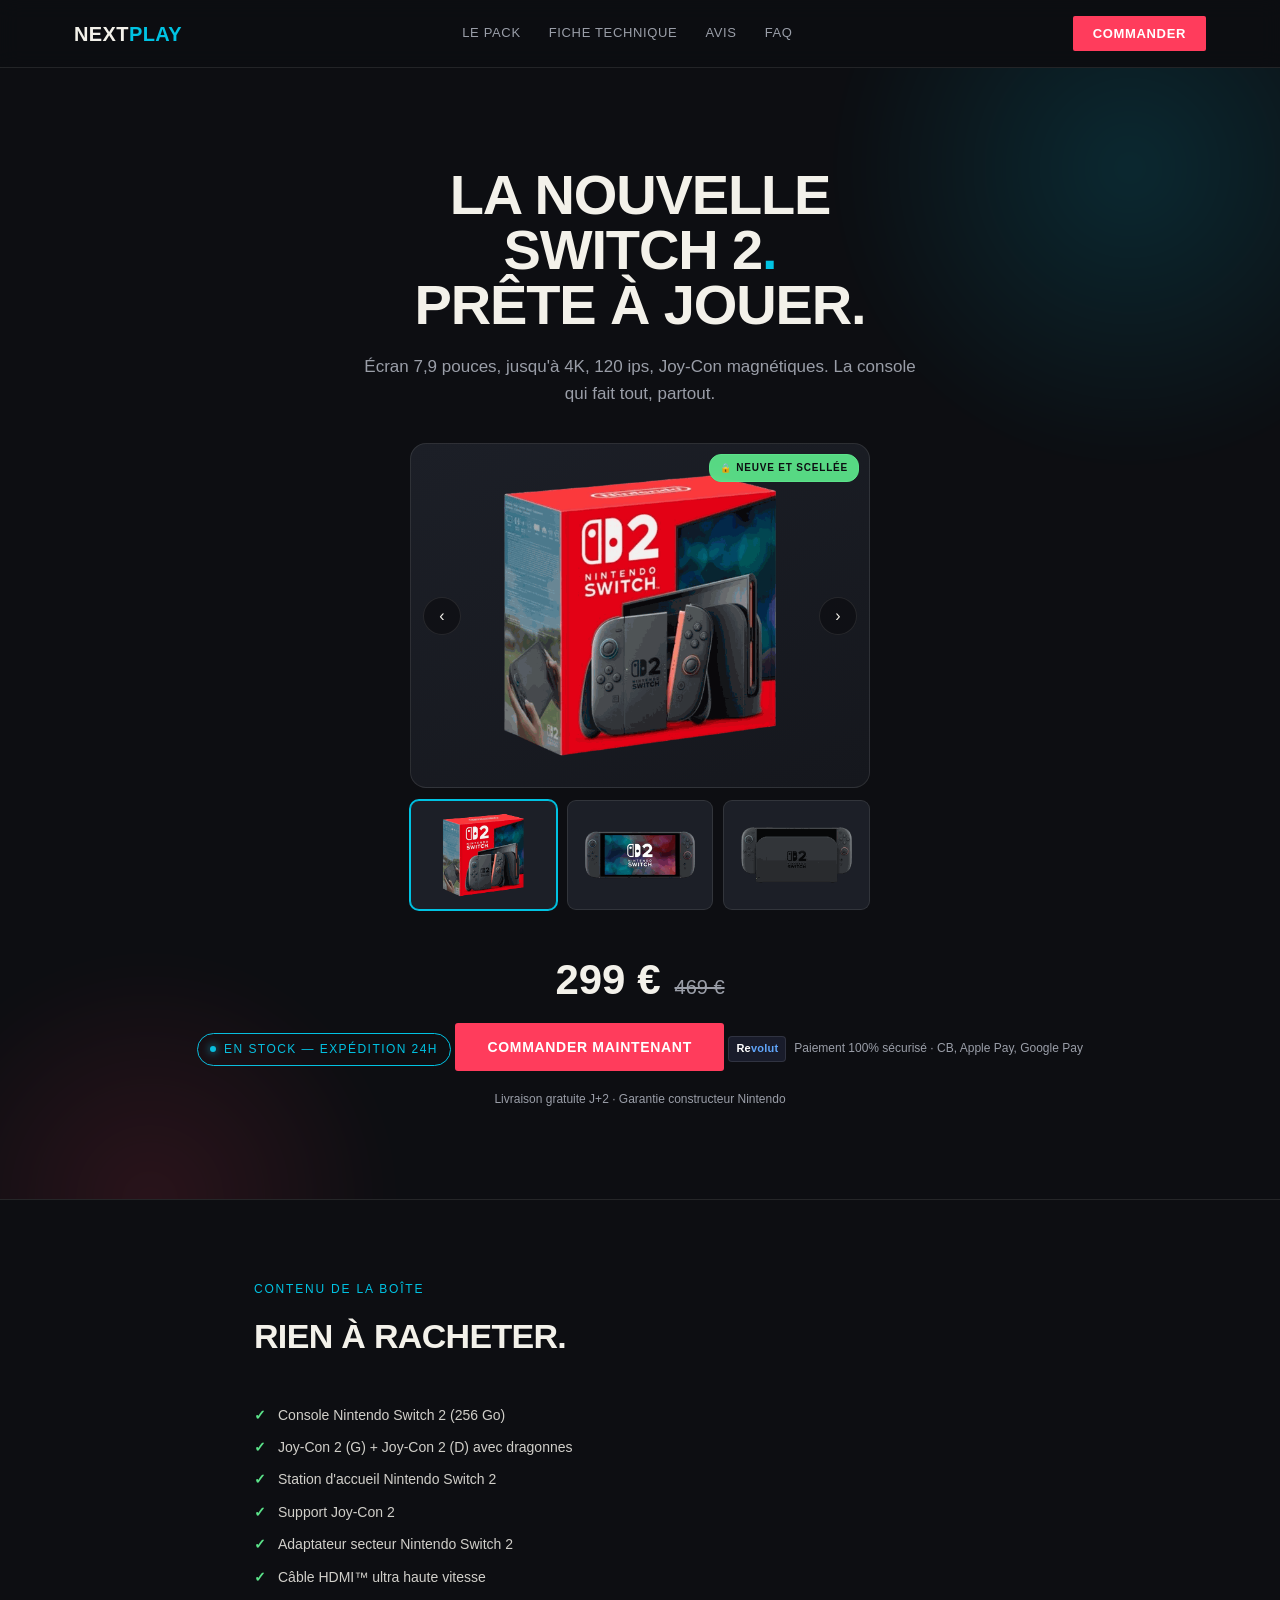
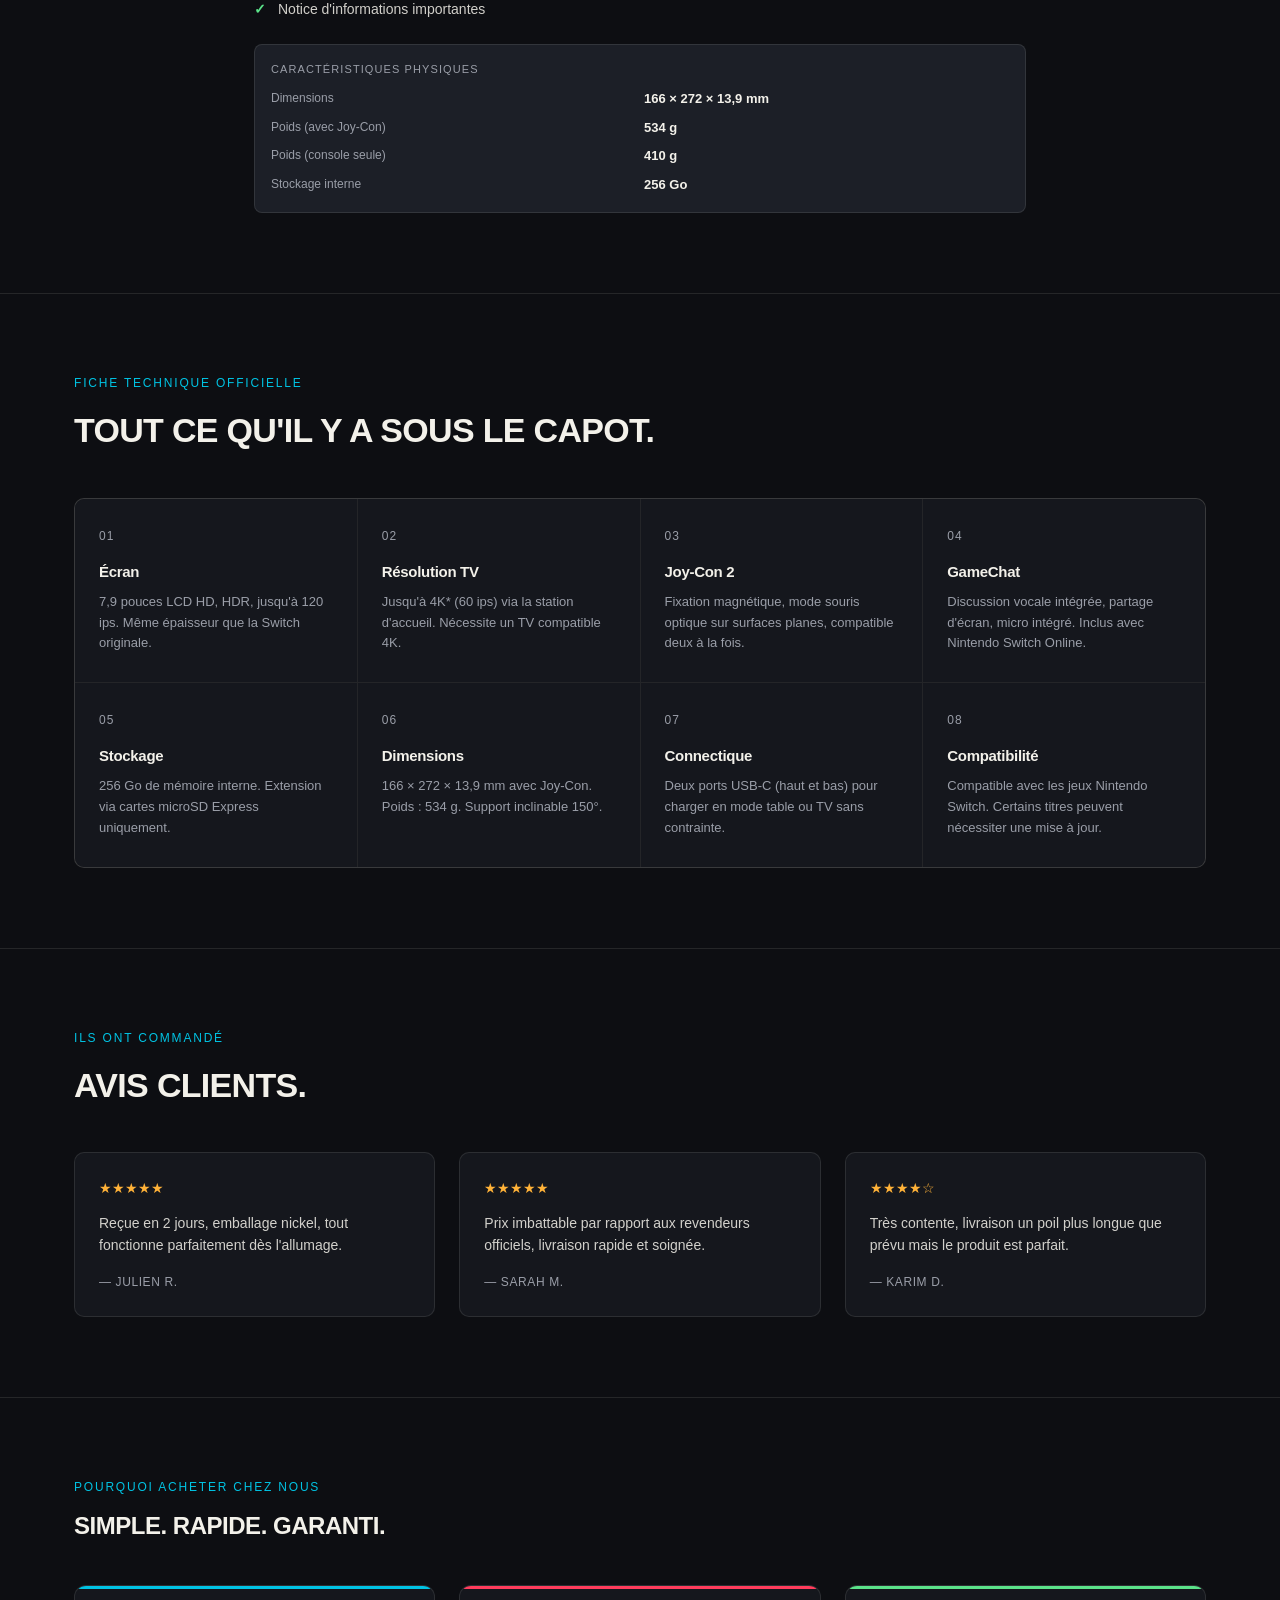
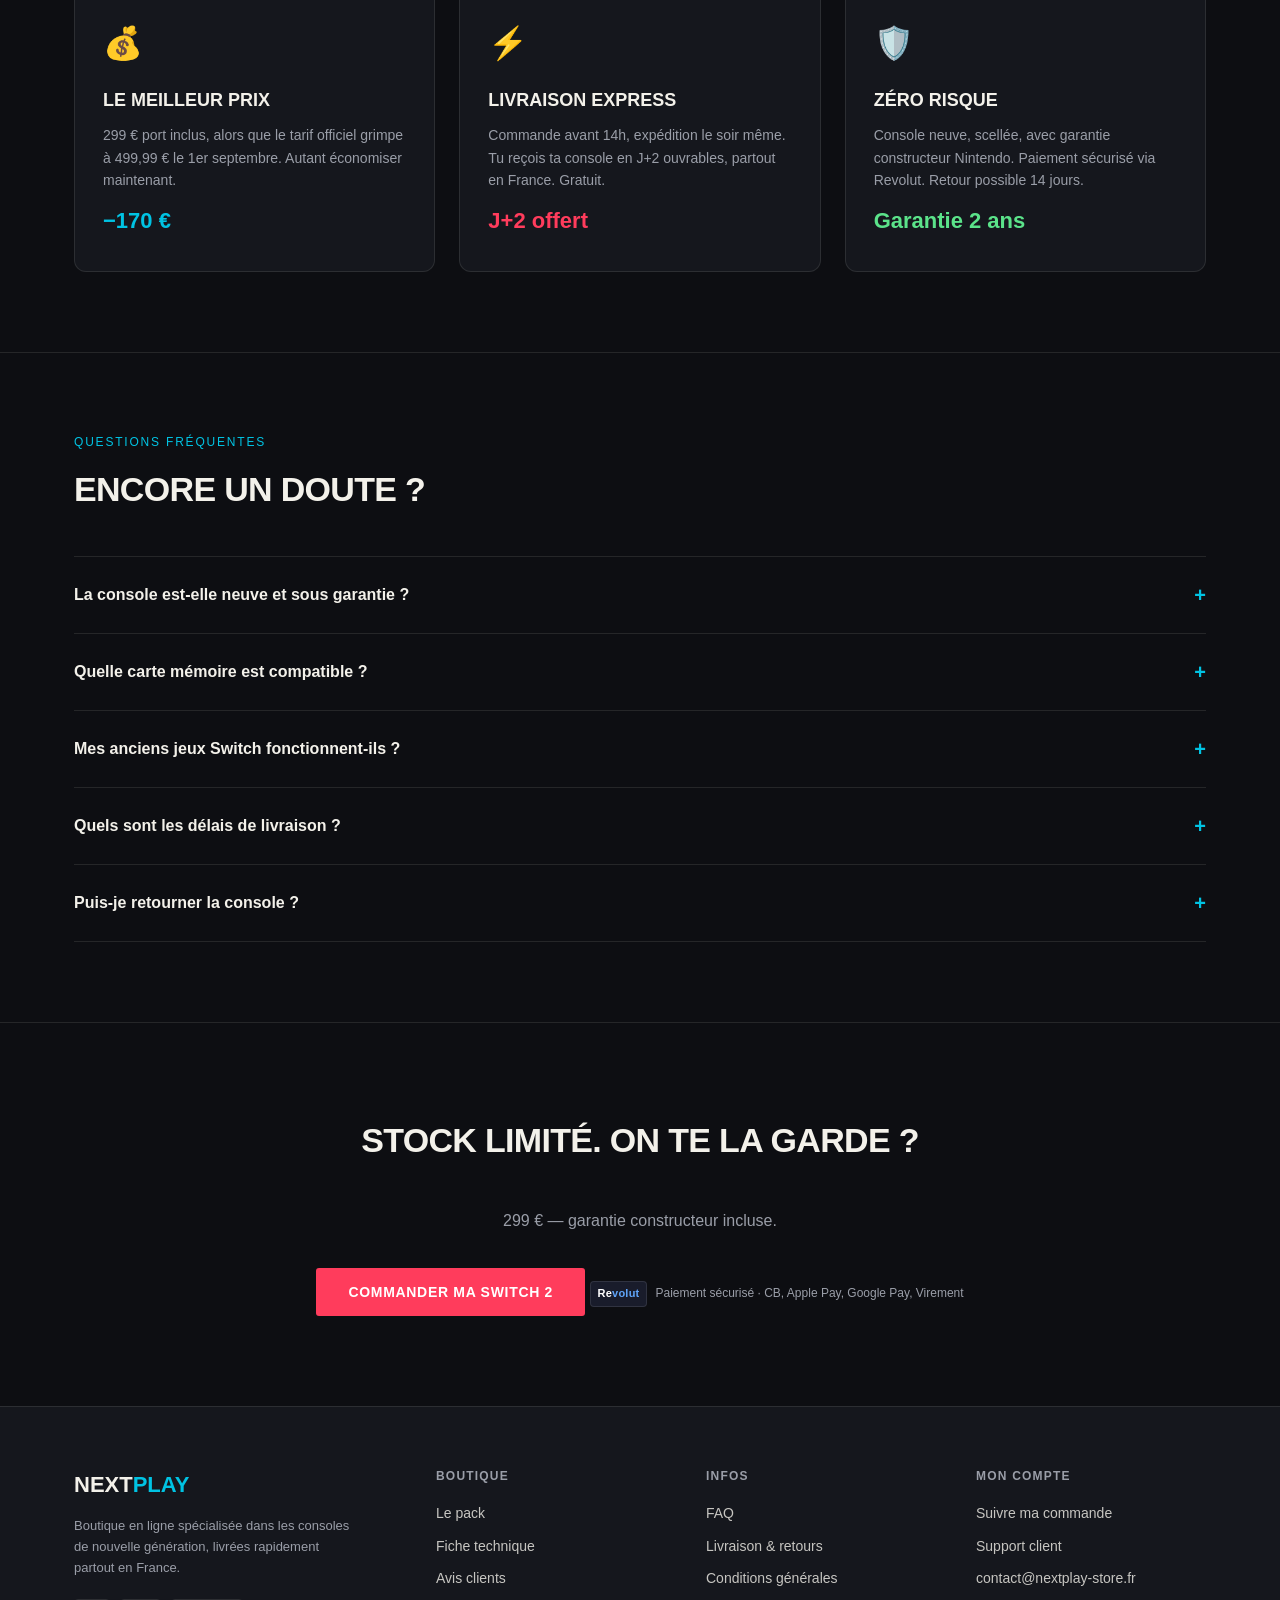
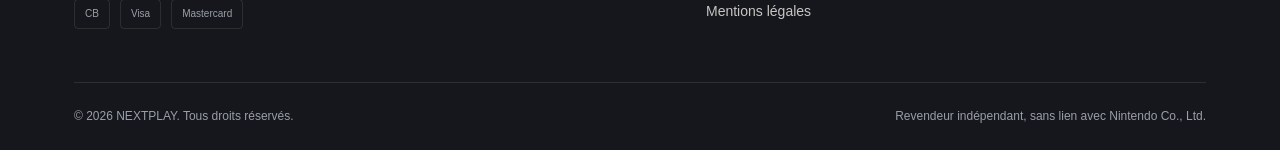
<file: index (3).html>
<!DOCTYPE html>
<html lang="fr">
<head>
<meta charset="UTF-8">
<meta name="viewport" content="width=device-width, initial-scale=1.0">
<title>NEXTPLAY — Nintendo Switch 2 en stock</title>
<style>
:root{
  --ink:#0d0e12;--panel:#15171d;--panel2:#1c1f27;--paper:#f3f1ea;
  --joy-blue:#00c3e3;--joy-red:#ff3c5c;--line:rgba(243,241,234,0.1);--muted:#9a9ea8;
}
*{box-sizing:border-box;margin:0;padding:0;}
html{scroll-behavior:smooth;}
body{background:var(--ink);color:var(--paper);font-family:'Helvetica Neue',Arial,sans-serif;line-height:1.6;overflow-x:hidden;}
h1,h2,h3{font-family:'Arial Black',Impact,sans-serif;letter-spacing:-0.02em;text-transform:uppercase;}
a{color:inherit;text-decoration:none;}
.wrap{max-width:1180px;margin:0 auto;padding:0 24px;}

/* HEADER */
header{position:sticky;top:0;z-index:50;background:rgba(13,14,18,0.92);backdrop-filter:blur(10px);border-bottom:1px solid var(--line);}
.nav{display:flex;align-items:center;justify-content:space-between;padding:16px 24px;gap:16px;}
.logo{font-size:20px;font-weight:900;letter-spacing:0.02em;flex-shrink:0;}
.logo span{color:var(--joy-blue);}
.nav-links{display:flex;gap:28px;font-size:13px;letter-spacing:0.05em;text-transform:uppercase;color:var(--muted);}
.nav-links a:hover{color:var(--paper);}
.nav-right{display:flex;align-items:center;gap:12px;}
.nav-cta{background:var(--joy-red);color:#fff;padding:10px 20px;border-radius:2px;font-size:13px;font-weight:700;letter-spacing:0.05em;text-transform:uppercase;cursor:pointer;border:none;white-space:nowrap;}

/* HAMBURGER */
.hamburger{display:none;flex-direction:column;gap:5px;background:none;border:none;cursor:pointer;padding:6px;}
.hamburger span{display:block;width:22px;height:2px;background:var(--paper);border-radius:2px;transition:all .25s ease;}
.hamburger.open span:nth-child(1){transform:translateY(7px) rotate(45deg);}
.hamburger.open span:nth-child(2){opacity:0;}
.hamburger.open span:nth-child(3){transform:translateY(-7px) rotate(-45deg);}

/* MOBILE MENU */
#mobile-menu{
  display:none;position:fixed;top:57px;left:0;right:0;background:var(--panel);
  border-bottom:1px solid var(--line);z-index:49;padding:20px 24px;flex-direction:column;gap:0;
}
#mobile-menu.open{display:flex;}
#mobile-menu a{display:block;padding:14px 0;font-size:15px;border-bottom:1px solid var(--line);color:var(--paper);text-transform:uppercase;letter-spacing:0.05em;}
#mobile-menu a:last-child{border-bottom:none;}
#mobile-menu a:hover{color:var(--joy-blue);}

/* PAGE CONTENT */
.page-hero{padding:60px 0 40px;border-bottom:1px solid var(--line);}
.page-hero .section-tag{font-size:12px;letter-spacing:.15em;text-transform:uppercase;color:var(--joy-blue);margin-bottom:10px;}
.page-hero h1{font-size:38px;line-height:1;}
.page-body{padding:60px 0 80px;max-width:800px;}
.page-body h2{font-size:20px;margin:36px 0 12px;color:var(--joy-blue);}
.page-body h3{font-size:16px;margin:24px 0 8px;font-family:inherit;font-weight:700;text-transform:none;}
.page-body p{font-size:15px;color:rgba(243,241,234,.85);margin-bottom:14px;line-height:1.7;}
.page-body ul{list-style:none;margin-bottom:14px;}
.page-body ul li{font-size:15px;color:rgba(243,241,234,.85);padding:5px 0 5px 18px;position:relative;}
.page-body ul li::before{content:"—";position:absolute;left:0;color:var(--joy-blue);}
.page-body .note{font-size:13px;color:var(--muted);background:var(--panel);border:1px solid var(--line);border-radius:8px;padding:14px 16px;margin-top:16px;}

/* FOOTER */
footer{background:var(--panel);border-top:1px solid var(--line);padding:60px 0 24px;}
.footer-grid{display:grid;grid-template-columns:1.4fr 1fr 1fr 1fr;gap:40px;margin-bottom:50px;}
.footer-col h4{font-size:12px;text-transform:uppercase;letter-spacing:.1em;color:var(--muted);margin-bottom:16px;font-family:inherit;}
.footer-col a{display:block;font-size:14px;color:var(--paper);opacity:.8;margin-bottom:10px;}
.footer-col a:hover{opacity:1;color:var(--joy-blue);}
.footer-logo{font-size:22px;font-weight:900;margin-bottom:14px;}
.footer-logo span{color:var(--joy-blue);}
.footer-desc{font-size:13px;color:var(--muted);max-width:280px;}
.payment-icons{display:flex;gap:10px;margin-top:20px;}
.payment-icons div{font-size:10px;padding:6px 10px;border:1px solid var(--line);border-radius:4px;color:var(--muted);}
.footer-bottom{border-top:1px solid var(--line);padding-top:24px;display:flex;justify-content:space-between;flex-wrap:wrap;gap:12px;font-size:12px;color:var(--muted);}

/* FORM */
.form-group{display:flex;flex-direction:column;gap:6px;margin-bottom:16px;}
.form-group label{font-size:12px;text-transform:uppercase;letter-spacing:.08em;color:var(--muted);}
.form-group input,.form-group select,.form-group textarea{background:var(--panel2);border:1px solid var(--line);border-radius:6px;padding:12px 14px;color:var(--paper);font-size:14px;outline:none;transition:border .15s;width:100%;font-family:inherit;}
.form-group textarea{min-height:120px;resize:vertical;}
.form-group input:focus,.form-group select:focus,.form-group textarea:focus{border-color:var(--joy-blue);}
.btn-primary{background:var(--joy-red);color:#fff;padding:16px 32px;font-weight:800;font-size:14px;letter-spacing:.05em;text-transform:uppercase;border-radius:3px;border:none;cursor:pointer;transition:transform .15s,background .15s;display:inline-block;}
.btn-primary:hover{transform:translateY(-2px);background:#e6314f;}

@media(max-width:900px){
  .nav-links{display:none;}
  .hamburger{display:flex;}
  .footer-grid{grid-template-columns:1fr 1fr;}
}
@media(max-width:480px){
  .footer-grid{grid-template-columns:1fr;}
}

</style>
<style>
/* HERO */
.hero{position:relative;padding:100px 0 90px;border-bottom:1px solid var(--line);overflow:hidden;}
.hero::before{content:"";position:absolute;top:-200px;right:-150px;width:600px;height:600px;background:radial-gradient(circle,var(--joy-blue),transparent 70%);opacity:0.15;filter:blur(20px);}
.hero::after{content:"";position:absolute;bottom:-250px;left:-100px;width:500px;height:500px;background:radial-gradient(circle,var(--joy-red),transparent 70%);opacity:0.12;filter:blur(20px);}
.hero-grid{display:flex;flex-direction:column;gap:36px;align-items:center;position:relative;text-align:center;}
.hero-head{width:100%;max-width:720px;}
.eyebrow{display:inline-flex;align-items:center;gap:8px;font-size:12px;letter-spacing:.12em;text-transform:uppercase;color:var(--joy-blue);border:1px solid var(--joy-blue);padding:6px 12px;border-radius:100px;margin-bottom:24px;}
.eyebrow::before{content:"";width:6px;height:6px;border-radius:50%;background:var(--joy-blue);box-shadow:0 0 8px var(--joy-blue);}
.badge-sealed-mini{position:absolute;top:10px;right:10px;display:inline-flex;align-items:center;gap:4px;font-size:10px;letter-spacing:.08em;text-transform:uppercase;color:#0d0e12;background:rgba(91,227,138,0.95);border:1px solid #5be38a;padding:5px 10px;border-radius:12px;font-weight:700;backdrop-filter:blur(6px);z-index:10;}
.badge-sealed-mini::before{content:"🔒";font-size:9px;}
.hero h1{font-size:56px;line-height:.98;margin-bottom:20px;}
.hero h1 .accent{color:var(--joy-blue);}
.hero p.lead{color:var(--muted);font-size:17px;max-width:560px;margin:0 auto;}
.price-row{display:flex;align-items:baseline;gap:14px;margin-bottom:10px;flex-wrap:wrap;justify-content:center;}
.price-now{font-size:42px;font-weight:900;font-family:'Arial Black',sans-serif;}
.price-old{font-size:20px;color:var(--muted);text-decoration:line-through;}
.badge-stock{font-size:13px;color:#5be38a;font-weight:700;}
.urgency{margin-bottom:24px;font-size:12px;color:#ff9a3c;}
.trust-mini{font-size:12px;color:var(--muted);margin-top:12px;}
.hero-visual{position:relative;aspect-ratio:1/1;border-radius:16px;background:linear-gradient(155deg,var(--panel2),var(--panel));border:1px solid var(--line);display:flex;align-items:center;justify-content:center;overflow:hidden;}

/* GALERIE PRODUIT */
.gallery{position:relative;display:flex;flex-direction:column;gap:12px;width:100%;max-width:460px;}
.gal-main{position:relative;aspect-ratio:4/3;border-radius:16px;background:linear-gradient(155deg,var(--panel2),var(--panel));border:1px solid var(--line);overflow:hidden;display:grid;place-items:center;}
.gal-main img{width:100%;height:100%;object-fit:contain;padding:4%;opacity:0;transition:opacity .25s ease;position:absolute;inset:0;}
.gal-main img.active{opacity:1;}
.gal-arrow{position:absolute;top:50%;transform:translateY(-50%);z-index:3;width:38px;height:38px;border-radius:50%;background:rgba(13,14,18,.7);border:1px solid var(--line);color:var(--paper);font-size:16px;cursor:pointer;display:grid;place-items:center;backdrop-filter:blur(6px);transition:background .15s;}
.gal-arrow:hover{background:var(--joy-blue);border-color:var(--joy-blue);color:#0d0e12;}
.gal-arrow.prev{left:12px;} .gal-arrow.next{right:12px;}
.gal-thumbs{display:grid;grid-template-columns:repeat(3,1fr);gap:10px;}
.gal-thumb{aspect-ratio:4/3;border-radius:9px;background:var(--panel2);border:1px solid var(--line);overflow:hidden;cursor:pointer;padding:0;transition:border-color .15s,transform .15s;}
.gal-thumb img{width:100%;height:100%;object-fit:contain;padding:6%;display:block;}
.gal-thumb:hover{transform:translateY(-2px);}
.gal-thumb.active{border-color:var(--joy-blue);box-shadow:0 0 0 1px var(--joy-blue);}
@media(max-width:900px){.gal-thumbs{grid-template-columns:repeat(3,1fr);}}

/* SPECS */
.specs{padding:80px 0;border-bottom:1px solid var(--line);}
.section-tag{font-size:12px;letter-spacing:.15em;text-transform:uppercase;color:var(--joy-blue);margin-bottom:10px;}
.specs h2,.bundle h2,.reviews h2,.faq h2,.final-cta h2{font-size:34px;margin-bottom:40px;}
.spec-grid{display:grid;grid-template-columns:repeat(4,1fr);gap:1px;background:var(--line);border:1px solid var(--line);border-radius:10px;overflow:hidden;}
.spec-card{background:var(--panel);padding:28px 24px;}
.spec-card .num{font-size:12px;color:var(--muted);letter-spacing:.1em;margin-bottom:14px;}
.spec-card h3{font-size:15px;text-transform:none;font-family:inherit;font-weight:700;margin-bottom:8px;}
.spec-card p{font-size:13px;color:var(--muted);line-height:1.6;}

/* BUNDLE */
.bundle{padding:80px 0;border-bottom:1px solid var(--line);}
.bundle-grid{display:grid;grid-template-columns:1fr;gap:40px;align-items:start;max-width:820px;}
.bundle-list{list-style:none;margin-top:20px;display:flex;flex-direction:column;gap:10px;}
.bundle-list li{display:flex;gap:12px;font-size:14px;color:rgba(243,241,234,.85);}
.bundle-list li::before{content:"✓";color:#5be38a;font-weight:900;flex-shrink:0;}
.dims-box{margin-top:24px;background:var(--panel2);border:1px solid var(--line);border-radius:8px;padding:16px;}
.dims-box .dims-title{font-size:11px;text-transform:uppercase;letter-spacing:.1em;color:var(--muted);margin-bottom:10px;}
.dims-grid{display:grid;grid-template-columns:1fr 1fr;gap:8px;}
.dims-grid span{font-size:12px;color:var(--muted);}
.dims-grid strong{font-size:13px;color:var(--paper);}

/* REVIEWS */
.reviews{padding:80px 0;border-bottom:1px solid var(--line);}
.review-grid{display:grid;grid-template-columns:repeat(auto-fit,minmax(260px,1fr));gap:24px;}
.review-card{background:var(--panel);border:1px solid var(--line);border-radius:10px;padding:24px;}
.stars{color:#ffb238;font-size:14px;margin-bottom:12px;}
.review-card p{font-size:14px;opacity:.85;margin-bottom:16px;}
.review-name{font-size:12px;color:var(--muted);text-transform:uppercase;letter-spacing:.05em;}

/* FAQ */
.faq{padding:80px 0;border-bottom:1px solid var(--line);}
.faq-item{border-top:1px solid var(--line);padding:22px 0;cursor:pointer;}
.faq-item:last-child{border-bottom:1px solid var(--line);}
.faq-q{display:flex;justify-content:space-between;align-items:center;font-weight:700;font-size:16px;}
.faq-q .plus{color:var(--joy-blue);font-size:20px;transition:transform .2s;}
.faq-item.open .plus{transform:rotate(45deg);}
.faq-a{max-height:0;overflow:hidden;transition:max-height .3s;color:var(--muted);font-size:14px;}
.faq-item.open .faq-a{max-height:300px;padding-top:14px;}

/* FINAL CTA */
.final-cta{padding:90px 0;text-align:center;}
.final-cta p{color:var(--muted);margin-bottom:32px;}

/* PAGE COMMANDE (plein écran) */
#modal-overlay{position:fixed;inset:0;background:var(--ink);z-index:200;display:none;overflow-y:auto;-webkit-overflow-scrolling:touch;overscroll-behavior:contain;}
#modal-overlay.open{display:block;}
.checkout-topbar{position:sticky;top:0;z-index:5;background:rgba(13,14,18,.94);backdrop-filter:blur(10px);border-bottom:1px solid var(--line);}
.checkout-topbar-inner{max-width:660px;margin:0 auto;padding:14px 24px;display:flex;align-items:center;justify-content:space-between;gap:16px;}
.checkout-back{background:none;border:none;color:var(--muted);font-family:inherit;font-size:12px;letter-spacing:.06em;text-transform:uppercase;cursor:pointer;padding:6px 0;}
.checkout-back:hover{color:var(--paper);}
.checkout-topbar .logo{font-size:16px;}
.checkout-secure{font-size:11px;color:var(--muted);white-space:nowrap;}
.checkout-steps{font-size:11px;letter-spacing:.14em;text-transform:uppercase;color:var(--joy-blue);margin-bottom:10px;}
#modal-box{width:100%;max-width:660px;margin:0 auto;padding:44px 24px 100px;position:relative;}
#modal-box h2{font-size:30px;line-height:1.05;margin-bottom:8px;}
.modal-sub{font-size:14px;color:var(--muted);margin-bottom:28px;}
.order-recap{background:rgba(0,195,227,.07);border:1px solid rgba(0,195,227,.2);border-radius:10px;padding:18px 20px;margin-bottom:24px;display:flex;justify-content:space-between;align-items:center;}
.recap-name{font-size:14px;font-weight:700;}
.recap-price{font-size:20px;font-weight:900;font-family:'Arial Black',sans-serif;color:var(--joy-blue);}
.form-row{display:grid;grid-template-columns:1fr 1fr;gap:14px;}
.addr-wrap{position:relative;}
#address-suggestions{position:absolute;background:var(--panel2);border:1px solid var(--line);border-radius:8px;left:0;right:0;top:calc(100% + 4px);z-index:999;overflow:hidden;display:none;}
#address-suggestions.open{display:block;}
.addr-item{padding:12px 14px;font-size:14px;cursor:pointer;border-bottom:1px solid var(--line);}
.addr-item:last-child{border-bottom:none;}
.addr-item:hover{background:rgba(0,195,227,.1);color:var(--joy-blue);}
.delivery-box{background:var(--panel2);border:1px solid var(--line);border-radius:10px;padding:18px 20px;margin:16px 0 20px;}
.dl-title{font-size:12px;text-transform:uppercase;letter-spacing:.08em;color:var(--muted);margin-bottom:8px;}
.dl-date{font-size:18px;font-weight:800;color:#5be38a;font-family:'Arial Black',sans-serif;}
.dl-detail{font-size:12px;color:var(--muted);margin-top:4px;}
.delivery-badge{display:inline-flex;align-items:center;gap:6px;margin-top:8px;font-size:12px;color:#5be38a;font-weight:700;}
.delivery-badge::before{content:"";width:6px;height:6px;border-radius:50%;background:#5be38a;}
#modal-success{display:none;text-align:center;padding:20px 0;}
#modal-success .s-icon{font-size:52px;margin-bottom:16px;}
#modal-success h3{font-size:24px;margin-bottom:10px;}
#modal-success p{color:var(--muted);font-size:14px;}


/* BADGE REVOLUT */
.revolut-badge{display:inline-flex;align-items:center;gap:8px;margin-top:10px;font-size:12px;color:var(--muted);}
.revolut-badge .rb-icon{background:#191c2b;border:1px solid rgba(255,255,255,.1);border-radius:4px;padding:3px 7px;font-size:11px;font-weight:800;color:#fff;letter-spacing:.02em;}
.revolut-badge .rb-icon span{color:#60a5fa;}

/* POURQUOI NOUS */
.pourquoi{padding:80px 0;border-bottom:1px solid var(--line);}
.pourquoi-grid{display:grid;grid-template-columns:repeat(3,1fr);gap:24px;margin-top:40px;}
.pourquoi-card{background:var(--panel);border:1px solid var(--line);border-radius:12px;padding:32px 28px;position:relative;overflow:hidden;}
.pourquoi-card::before{content:"";position:absolute;top:0;left:0;right:0;height:3px;}
.pourquoi-card:nth-child(1)::before{background:var(--joy-blue);}
.pourquoi-card:nth-child(2)::before{background:var(--joy-red);}
.pourquoi-card:nth-child(3)::before{background:#5be38a;}
.pq-icon{font-size:32px;margin-bottom:16px;}
.pq-title{font-size:18px;font-weight:900;font-family:'Arial Black',sans-serif;text-transform:uppercase;margin-bottom:10px;}
.pq-desc{font-size:14px;color:var(--muted);line-height:1.6;}
.pq-highlight{font-size:22px;font-weight:900;font-family:'Arial Black',sans-serif;margin-top:12px;}
.pourquoi-card:nth-child(1) .pq-highlight{color:var(--joy-blue);}
.pourquoi-card:nth-child(2) .pq-highlight{color:var(--joy-red);}
.pourquoi-card:nth-child(3) .pq-highlight{color:#5be38a;}
@media(max-width:900px){.pourquoi-grid{grid-template-columns:1fr;}}
/* ========== MOBILE — audité et homogène ========== */
@media(max-width:900px){
  .hero h1{font-size:38px;}
  .spec-grid{grid-template-columns:repeat(2,1fr);}
  .review-grid{grid-template-columns:1fr;}
  .form-row{grid-template-columns:1fr;}
}

@media(max-width:768px){
  .wrap{padding:0 20px;}
  .hero{padding:56px 0 48px;}
  .hero-grid{gap:28px;}
  .hero h1{font-size:34px;}
  .hero p.lead{font-size:15px;}
  .price-now{font-size:36px;}
  .price-old{font-size:16px;}
  .specs,.bundle,.reviews,.pourquoi,.faq{padding:56px 0;}
  .final-cta{padding:64px 0;}
  .specs h2,.bundle h2,.reviews h2,.pourquoi h2,.faq h2,.final-cta h2{font-size:28px;margin-bottom:28px;}
  .spec-card{padding:22px 18px;}
  .pourquoi-card{padding:26px 22px;}
  /* iOS zoome sur tout input < 16px : on force 16px */
  .form-group input,.form-group select,.form-group textarea{font-size:16px;padding:13px 14px;}
  .addr-item{padding:13px 14px;font-size:15px;}
  /* Cibles tactiles */
  .gal-arrow{width:40px;height:40px;}
  .btn-primary{min-height:52px;padding:15px 24px;}
  .btn-primary:hover{transform:none;}
}

@media(max-width:480px){
  .wrap{padding:0 16px;}
  /* HERO */
  .hero{padding:44px 0 40px;}
  .hero-grid{gap:24px;}
  .hero h1{font-size:30px;}
  .hero p.lead{font-size:14px;}
  .eyebrow{font-size:11px;padding:5px 11px;}
  .price-now{font-size:34px;}
  .hero .btn-primary,.final-cta .btn-primary{width:100%;}
  /* SECTIONS — rythme uniforme */
  .specs,.bundle,.reviews,.pourquoi,.faq{padding:48px 0;}
  .final-cta{padding:56px 0;}
  .specs h2,.bundle h2,.reviews h2,.pourquoi h2,.faq h2,.final-cta h2{font-size:24px;margin-bottom:24px;}
  .spec-grid{grid-template-columns:1fr;}
  .spec-card{padding:18px 16px;}
  .review-card{padding:20px;}
  .faq-item{padding:18px 0;}
  .faq-q{font-size:15px;gap:12px;}
  /* GALERIE */
  .gal-thumbs{gap:8px;}
  .gal-arrow{width:36px;height:36px;font-size:14px;}
  .gal-arrow.prev{left:8px;}
  .gal-arrow.next{right:8px;}
  /* PAGE COMMANDE — compact */
  .checkout-topbar-inner{padding:12px 16px;}
  .checkout-secure{display:none;}
  #modal-box{padding:28px 16px 90px;}
  #modal-box h2{font-size:23px;}
  .modal-sub{margin-bottom:20px;}
  .order-recap{padding:14px 16px;margin-bottom:18px;}
  .recap-price{font-size:18px;}
  .form-group{margin-bottom:13px;}
  .delivery-box{padding:14px 16px;margin:14px 0 18px;}
  .dl-date{font-size:16px;}
  /* FOOTER */
  footer{padding:44px 0 20px;}
  .footer-grid{gap:28px;margin-bottom:32px;}
  .footer-bottom{font-size:11px;}
}
</style>
<!-- Meta Pixel -->
<script src="pixel.js"></script>
</head>
<body>

<!-- Meta Pixel (fallback sans JS) -->
<noscript><img height="1" width="1" style="display:none"
src="https://www.facebook.com/tr?id=1807278287099246&ev=PageView&noscript=1" alt=""/></noscript>

<header>
  <div class="nav wrap">
    <a href="index.html" class="logo">NEXT<span>PLAY</span></a>
    <nav class="nav-links">
      <a href="#bundle">Le pack</a>
      <a href="#specs">Fiche technique</a>
      <a href="#avis">Avis</a>
      <a href="#faq">FAQ</a>
    </nav>
    <div class="nav-right">
      <button class="nav-cta" onclick="openModal()">Commander</button>
      <button class="hamburger" id="hamburger-btn" aria-label="Menu">
        <span></span><span></span><span></span>
      </button>
    </div>
  </div>
</header>
<div id="mobile-menu">
  <a href="index.html">Accueil</a>
  <a href="#bundle">Le pack</a>
  <a href="#specs">Fiche technique</a>
  <a href="#avis">Avis clients</a>
  <a href="#faq">FAQ</a>
  <a href="suivi-commande.html">Suivre ma commande</a>
  <a href="contact.html">Support client</a>
</div>

<!-- HERO -->
<section class="hero">
  <div class="wrap hero-grid">
    <div class="hero-head">
      <h1>La nouvelle<br>Switch 2<span class="accent">.</span><br>Prête à jouer.</h1>
      <p class="lead">Écran 7,9 pouces, jusqu'à 4K, 120 ips, Joy-Con magnétiques. La console qui fait tout, partout.</p>
    </div>
    <div class="gallery" id="gallery">
      <div class="gal-main">
        <span class="badge-sealed-mini">Neuve et scellée</span>
        <button class="gal-arrow prev" onclick="galStep(-1)" aria-label="Précédent">‹</button>
        <img src="[data-uri]" alt="Nintendo Switch 2 — la boîte" class="active">
        <img src="[data-uri]" alt="Nintendo Switch 2 — vue de face, écran allumé">
        <img src="[data-uri]" alt="Nintendo Switch 2 — vue arrière sur son dock">
        <button class="gal-arrow next" onclick="galStep(1)" aria-label="Suivant">›</button>
      </div>
      <div class="gal-thumbs">
        <button class="gal-thumb active" onclick="galGo(0)"><img src="[data-uri]" alt=""></button>
        <button class="gal-thumb" onclick="galGo(1)"><img src="[data-uri]" alt=""></button>
        <button class="gal-thumb" onclick="galGo(2)"><img src="[data-uri]" alt=""></button>
      </div>
    </div>
    <div>
      <div class="price-row">
        <div class="price-now">299 €</div>
        <div class="price-old">469 €</div>
      </div>
      <div class="eyebrow" style="margin-bottom:16px;">En stock — expédition 24h</div>

      <button type="button" class="btn-primary" style="position:relative;z-index:50;" onclick="openModal()" ontouchend="openModal()">Commander maintenant</button>
      <div class="revolut-badge">
        <span class="rb-icon">Re<span>volut</span></span>
        Paiement 100% sécurisé · CB, Apple Pay, Google Pay
      </div>
      <div class="trust-mini" style="margin-top:8px;">Livraison gratuite J+2 · Garantie constructeur Nintendo</div>
    </div>
  </div>
</section>

<!-- SPECS -->
<section class="bundle" id="bundle">
  <div class="wrap bundle-grid">
    
    <div>
      <div class="section-tag">Contenu de la boîte</div>
      <h2>Rien à racheter.</h2>
      <ul class="bundle-list">
        <li>Console Nintendo Switch 2 (256 Go)</li>
        <li>Joy-Con 2 (G) + Joy-Con 2 (D) avec dragonnes</li>
        <li>Station d'accueil Nintendo Switch 2</li>
        <li>Support Joy-Con 2</li>
        <li>Adaptateur secteur Nintendo Switch 2</li>
        <li>Câble HDMI™ ultra haute vitesse</li>
        <li>Notice d'informations importantes</li>
      </ul>
      <div class="dims-box">
        <div class="dims-title">Caractéristiques physiques</div>
        <div class="dims-grid">
          <span>Dimensions</span><strong>166 × 272 × 13,9 mm</strong>
          <span>Poids (avec Joy-Con)</span><strong>534 g</strong>
          <span>Poids (console seule)</span><strong>410 g</strong>
          <span>Stockage interne</span><strong>256 Go</strong>
        </div>
      </div>
    </div>
  </div>
</section>

<!-- REVIEWS -->
<section class="specs" id="specs">
  <div class="wrap">
    <div class="section-tag">Fiche technique officielle</div>
    <h2>Tout ce qu'il y a sous le capot.</h2>
    <div class="spec-grid">
      <div class="spec-card">
        <div class="num">01</div>
        <h3>Écran</h3>
        <p>7,9 pouces LCD HD, HDR, jusqu'à 120 ips. Même épaisseur que la Switch originale.</p>
      </div>
      <div class="spec-card">
        <div class="num">02</div>
        <h3>Résolution TV</h3>
        <p>Jusqu'à 4K* (60 ips) via la station d'accueil. Nécessite un TV compatible 4K.</p>
      </div>
      <div class="spec-card">
        <div class="num">03</div>
        <h3>Joy-Con 2</h3>
        <p>Fixation magnétique, mode souris optique sur surfaces planes, compatible deux à la fois.</p>
      </div>
      <div class="spec-card">
        <div class="num">04</div>
        <h3>GameChat</h3>
        <p>Discussion vocale intégrée, partage d'écran, micro intégré. Inclus avec Nintendo Switch Online.</p>
      </div>
      <div class="spec-card">
        <div class="num">05</div>
        <h3>Stockage</h3>
        <p>256 Go de mémoire interne. Extension via cartes microSD Express uniquement.</p>
      </div>
      <div class="spec-card">
        <div class="num">06</div>
        <h3>Dimensions</h3>
        <p>166 × 272 × 13,9 mm avec Joy-Con. Poids : 534 g. Support inclinable 150°.</p>
      </div>
      <div class="spec-card">
        <div class="num">07</div>
        <h3>Connectique</h3>
        <p>Deux ports USB-C (haut et bas) pour charger en mode table ou TV sans contrainte.</p>
      </div>
      <div class="spec-card">
        <div class="num">08</div>
        <h3>Compatibilité</h3>
        <p>Compatible avec les jeux Nintendo Switch. Certains titres peuvent nécessiter une mise à jour.</p>
      </div>
    </div>
  </div>
</section>

<!-- BUNDLE -->
<section class="reviews" id="avis">
  <div class="wrap">
    <div class="section-tag">Ils ont commandé</div>
    <h2>Avis clients.</h2>
    <div class="review-grid">
      <div class="review-card"><div class="stars">★★★★★</div><p>Reçue en 2 jours, emballage nickel, tout fonctionne parfaitement dès l'allumage.</p><div class="review-name">— Julien R.</div></div>
      <div class="review-card"><div class="stars">★★★★★</div><p>Prix imbattable par rapport aux revendeurs officiels, livraison rapide et soignée.</p><div class="review-name">— Sarah M.</div></div>
      <div class="review-card"><div class="stars">★★★★☆</div><p>Très contente, livraison un poil plus longue que prévu mais le produit est parfait.</p><div class="review-name">— Karim D.</div></div>
    </div>
  </div>
</section>

<!-- POURQUOI NOUS -->
<section class="pourquoi">
  <div class="wrap">
    <div class="section-tag">Pourquoi acheter chez nous</div>
    <h2>Simple. Rapide. Garanti.</h2>
    <div class="pourquoi-grid">
      <div class="pourquoi-card">
        <div class="pq-icon">💰</div>
        <div class="pq-title">Le meilleur prix</div>
        <p class="pq-desc">299 € port inclus, alors que le tarif officiel grimpe à 499,99 € le 1er septembre. Autant économiser maintenant.</p>
        <div class="pq-highlight">−170 €</div>
      </div>
      <div class="pourquoi-card">
        <div class="pq-icon">⚡</div>
        <div class="pq-title">Livraison express</div>
        <p class="pq-desc">Commande avant 14h, expédition le soir même. Tu reçois ta console en J+2 ouvrables, partout en France. Gratuit.</p>
        <div class="pq-highlight">J+2 offert</div>
      </div>
      <div class="pourquoi-card">
        <div class="pq-icon">🛡️</div>
        <div class="pq-title">Zéro risque</div>
        <p class="pq-desc">Console neuve, scellée, avec garantie constructeur Nintendo. Paiement sécurisé via Revolut. Retour possible 14 jours.</p>
        <div class="pq-highlight">Garantie 2 ans</div>
      </div>
    </div>
  </div>
</section>

<!-- FAQ -->
<section class="faq" id="faq">
  <div class="wrap">
    <div class="section-tag">Questions fréquentes</div>
    <h2>Encore un doute ?</h2>
    <div style="margin-top:32px;">
      <div class="faq-item"><div class="faq-q"><span>La console est-elle neuve et sous garantie ?</span><span class="plus">+</span></div><div class="faq-a">Oui, chaque console est neuve et scellée d'origine. La garantie constructeur Nintendo est incluse.</div></div>
      <div class="faq-item"><div class="faq-q"><span>Quelle carte mémoire est compatible ?</span><span class="plus">+</span></div><div class="faq-a">La Switch 2 est uniquement compatible avec les cartes microSD Express — pas les microSD classiques ou microSDXC. Pense à bien vérifier avant d'acheter une carte séparément.</div></div>
      <div class="faq-item"><div class="faq-q"><span>Mes anciens jeux Switch fonctionnent-ils ?</span><span class="plus">+</span></div><div class="faq-a">La plupart des jeux Nintendo Switch (physiques et numériques) sont compatibles. Certains titres peuvent ne pas être entièrement compatibles — Nintendo publie la liste sur son site.</div></div>
      <div class="faq-item"><div class="faq-q"><span>Quels sont les délais de livraison ?</span><span class="plus">+</span></div><div class="faq-a">Livraison gratuite en J+2 ouvrables partout en France métropolitaine, avec numéro de suivi Colissimo.</div></div>
      <div class="faq-item"><div class="faq-q"><span>Puis-je retourner la console ?</span><span class="plus">+</span></div><div class="faq-a">Oui, retour possible sous 14 jours si le produit n'a pas été descellé ou utilisé, conformément au droit de rétractation légal.</div></div>
    </div>
  </div>
</section>

<!-- FINAL CTA -->
<section class="final-cta" id="commander">
  <div class="wrap">
    <h2>Stock limité. On te la garde ?</h2>
    <p>299 € — garantie constructeur incluse.</p>
    <button class="btn-primary" onclick="openModal()">Commander ma Switch 2</button>
    <div class="revolut-badge" style="justify-content:center;margin-top:16px;">
      <span class="rb-icon">Re<span>volut</span></span>
      Paiement sécurisé · CB, Apple Pay, Google Pay, Virement
    </div>
  </div>
</section>

<!-- FOOTER -->
<footer>
  <div class="wrap">
    <div class="footer-grid">
      <div class="footer-col">
        <div class="footer-logo">NEXT<span>PLAY</span></div>
        <p class="footer-desc">Boutique en ligne spécialisée dans les consoles de nouvelle génération, livrées rapidement partout en France.</p>
        <div class="payment-icons"><div>CB</div><div>Visa</div><div>Mastercard</div></div>
      </div>
      <div class="footer-col">
        <h4>Boutique</h4>
        <a href="#bundle">Le pack</a>
        <a href="#specs">Fiche technique</a>
        <a href="#avis">Avis clients</a>
      </div>
      <div class="footer-col">
        <h4>Infos</h4>
        <a href="#faq">FAQ</a>
        <a href="livraison-retours.html">Livraison & retours</a>
        <a href="cgv.html">Conditions générales</a>
        <a href="mentions-legales.html">Mentions légales</a>
      </div>
      <div class="footer-col">
        <h4>Mon compte</h4>
        <a href="suivi-commande.html">Suivre ma commande</a>
        <a href="contact.html">Support client</a>
        <a href="mailto:contact@nextplay-store.fr">contact@nextplay-store.fr</a>
      </div>
    </div>
    <div class="footer-bottom">
      <div>© 2026 NEXTPLAY. Tous droits réservés.</div>
      <div>Revendeur indépendant, sans lien avec Nintendo Co., Ltd.</div>
    </div>
  </div>
</footer>

<!-- PAGE COMMANDE -->
<div id="modal-overlay">
  <div class="checkout-topbar">
    <div class="checkout-topbar-inner">
      <button class="checkout-back" onclick="closeModal()">← Retour</button>
      <div class="logo">NEXT<span>PLAY</span></div>
      <div class="checkout-secure">🔒 Paiement sécurisé</div>
    </div>
  </div>
  <div id="modal-box">
    <div id="modal-form-view">
      <div class="checkout-steps">Étape 1 sur 2 — Tes coordonnées</div>
      <h2>Finalise ta commande</h2>
      <p class="modal-sub">Remplis tes coordonnées, on s'occupe du reste.</p>
      <div class="order-recap">
        <div><div class="recap-name">Nintendo Switch 2 — Pack complet</div><div style="font-size:12px;color:var(--muted);margin-top:4px;">Livraison gratuite Colissimo</div></div>
        <div class="recap-price">299 €</div>
      </div>
      <div class="form-row" style="margin-bottom:0;">
        <div class="form-group"><label>Prénom</label><input id="f-prenom" type="text" placeholder="Jean" autocomplete="given-name"></div>
        <div class="form-group"><label>Nom</label><input id="f-nom" type="text" placeholder="Dupont" autocomplete="family-name"></div>
      </div>
      <div class="form-group"><label>Email</label><input id="f-email" type="email" placeholder="jean@email.fr" autocomplete="email"></div>
      <div class="form-group"><label>Téléphone</label><input id="f-tel" type="tel" placeholder="06 12 34 56 78" autocomplete="tel"></div>
      <div class="form-group">
        <label>Adresse postale</label>
        <div class="addr-wrap">
          <input id="f-adresse" type="text" placeholder="Commence à taper ton adresse…" autocomplete="off">
          <div id="address-suggestions"></div>
        </div>
      </div>
      <div class="form-row" style="margin-bottom:0;">
        <div class="form-group"><label>Code postal</label><input id="f-cp" type="text" placeholder="69000" autocomplete="postal-code"></div>
        <div class="form-group"><label>Ville</label><input id="f-ville" type="text" placeholder="Lyon" autocomplete="address-level2"></div>
      </div>
      <div class="delivery-box">
        <div class="dl-title">📦 Livraison estimée — Colissimo gratuit</div>
        <div class="dl-date" id="delivery-date">—</div>
        <div class="dl-detail" id="delivery-detail"></div>
        <div class="delivery-badge">Livraison gratuite · Suivi inclus</div>
      </div>
      <button class="btn-primary" style="width:100%;padding:16px 20px;min-height:52px;display:flex;align-items:center;justify-content:center;" onclick="submitOrder()">Confirmer ma commande →</button>
      <div style="font-size:11px;color:var(--muted);text-align:center;margin-top:12px;">🔒 Paiement sécurisé · Données protégées · Retour 14 jours</div>
    </div>
    <div id="modal-success">
      <div class="s-icon">🎮</div>
      <h3>Commande confirmée !</h3>
      <p>Un email de confirmation t'a été envoyé.<br>Ta Switch 2 sera livrée <strong id="success-date"></strong>.</p>
      <a href="suivi-commande.html" class="btn-primary" style="margin-top:24px;display:inline-block;">Suivre ma commande</a>
    </div>
  </div>
</div>

<script>
/* ===================== META PIXEL — ÉVÉNEMENTS ===================== */
const FB_PRODUCT = {
  content_ids: ['switch2-pack-nextplay'],
  content_name: 'Nintendo Switch 2 — Pack NEXTPLAY',
  content_type: 'product',
  content_category: 'Consoles',
  value: 299.00,
  currency: 'EUR'
};
function fbTrack(name, params, eventID){
  if (typeof fbq !== 'function') return;
  try { fbq('track', name, params || {}, eventID ? { eventID: eventID } : undefined); } catch(e){}
}
function newEventId(){
  return 'ev_' + Date.now() + '_' + Math.random().toString(36).slice(2,10);
}
// ViewContent : uniquement sur la page produit (celle qui contient la modale de commande)
if (document.getElementById('modal-overlay')) fbTrack('ViewContent', FB_PRODUCT);
/* =================================================================== */

// HAMBURGER
const hbtn = document.getElementById('hamburger-btn');
const hmenu = document.getElementById('mobile-menu');
hbtn.addEventListener('click',()=>{ hbtn.classList.toggle('open'); hmenu.classList.toggle('open'); });
hmenu.querySelectorAll('a').forEach(a=>a.addEventListener('click',()=>{ hbtn.classList.remove('open'); hmenu.classList.remove('open'); }));

// MODAL
function openModal(){
  const ov = document.getElementById('modal-overlay');
  ov.classList.add('open');
  ov.scrollTop = 0;
  document.body.style.overflow='hidden';
  computeDeliveryDate();
  fbTrack('InitiateCheckout', Object.assign({}, FB_PRODUCT, { num_items: 1 }));
  // L'adresse devient /#commander : le bouton retour du navigateur referme la page
  try { if(location.hash !== '#commander') history.pushState({checkout:1}, '', '#commander'); } catch(e){}
}
function fermerPageCommande(){
  document.getElementById('modal-overlay').classList.remove('open');
  document.body.style.overflow='';
  setTimeout(()=>{
    document.getElementById('modal-form-view').style.display='block';
    document.getElementById('modal-success').style.display='none';
  },300);
}
function closeModal(){
  if(location.hash === '#commander'){ history.back(); }  // popstate fera le reste
  else fermerPageCommande();
}
window.addEventListener('popstate', fermerPageCommande);
// Permet de lier une pub directement vers nextplay-store.com/#commander
if(location.hash === '#commander') openModal();

// DATE LIVRAISON
function computeDeliveryDate(){
  const now = new Date();
  const h = now.getHours();
  let exped = new Date(now);
  if(h >= 14) exped.setDate(exped.getDate()+1);
  // sauter weekend pour expédition
  while(exped.getDay()===0||exped.getDay()===6) exped.setDate(exped.getDate()+1);
  let ouvrables=0, cursor=new Date(exped);
  while(ouvrables<2){ cursor.setDate(cursor.getDate()+1); const d=cursor.getDay(); if(d!==0&&d!==6) ouvrables++; }
  const jours=['dimanche','lundi','mardi','mercredi','jeudi','vendredi','samedi'];
  const mois=['janvier','février','mars','avril','mai','juin','juillet','août','septembre','octobre','novembre','décembre'];
  const label=`${jours[cursor.getDay()]} ${cursor.getDate()} ${mois[cursor.getMonth()]}`;
  document.getElementById('delivery-date').textContent=label;
  document.getElementById('success-date').textContent=`le ${label}`;
  document.getElementById('delivery-detail').textContent=h<14?'Commande avant 14h aujourd\'hui → expédition ce soir.':'Commande passée après 14h → expédition demain matin.';
}

// AUTOCOMPLETE
let timer;
document.getElementById('f-adresse').addEventListener('input',function(){
  clearTimeout(timer);
  if(this.value.trim().length<4){ closeSugg(); return; }
  timer=setTimeout(()=>fetchAddr(this.value.trim()),220);
});
document.getElementById('f-adresse').addEventListener('blur',()=>setTimeout(closeSugg,180));
async function fetchAddr(q){
  try{
    const r=await fetch(`https://api-adresse.data.gouv.fr/search/?q=${encodeURIComponent(q)}&limit=5&type=housenumber`);
    const d=await r.json();
    renderSugg(d.features||[]);
  }catch(e){ closeSugg(); }
}
function renderSugg(features){
  const box=document.getElementById('address-suggestions');
  box.innerHTML='';
  if(!features.length){ box.classList.remove('open'); return; }
  features.forEach(f=>{
    const div=document.createElement('div'); div.className='addr-item'; div.textContent=f.properties.label;
    div.addEventListener('mousedown',()=>selectAddr(f.properties));
    box.appendChild(div);
  });
  box.classList.add('open');
}
function selectAddr(p){ document.getElementById('f-adresse').value=p.name||''; document.getElementById('f-cp').value=p.postcode||''; document.getElementById('f-ville').value=p.city||''; closeSugg(); }
function closeSugg(){ document.getElementById('address-suggestions').classList.remove('open'); }

// SUBMIT
async function submitOrder(){
  const fields=['f-prenom','f-nom','f-email','f-tel','f-adresse','f-cp','f-ville'];
  if(fields.some(id=>!document.getElementById(id).value.trim())){ alert('Merci de remplir tous les champs.'); return; }
  if(!/^[^\s@]+@[^\s@]+\.[^\s@]+$/.test(document.getElementById('f-email').value)){ alert('Email invalide.'); return; }

  const btn = document.querySelector('#modal-form-view .btn-primary');
  btn.textContent = '⏳ Redirection vers le paiement…';
  btn.disabled = true;
  btn.style.opacity = '0.7';

  // --- Meta Pixel : advanced matching (Meta hashe les données côté navigateur) ---
  const eventId = newEventId();
  try {
    fbq('init', '1807278287099246', {
      em: document.getElementById('f-email').value.trim().toLowerCase(),
      ph: document.getElementById('f-tel').value.replace(/\D/g,''),
      fn: document.getElementById('f-prenom').value.trim().toLowerCase(),
      ln: document.getElementById('f-nom').value.trim().toLowerCase(),
      ct: document.getElementById('f-ville').value.trim().toLowerCase().replace(/\s/g,''),
      zp: document.getElementById('f-cp').value.trim(),
      country: 'fr'
    });
  } catch(e){}
  fbTrack('AddPaymentInfo', FB_PRODUCT, eventId);

  try {
    const res = await fetch('/api/checkout', {
      method: 'POST',
      headers: { 'Content-Type': 'application/json' },
      body: JSON.stringify({
        prenom: document.getElementById('f-prenom').value.trim(),
        nom:    document.getElementById('f-nom').value.trim(),
        email:  document.getElementById('f-email').value.trim(),
        tel:    document.getElementById('f-tel').value.trim(),
        adresse:document.getElementById('f-adresse').value.trim(),
        cp:     document.getElementById('f-cp').value.trim(),
        ville:  document.getElementById('f-ville').value.trim(),
        amount: 29900,  // 299€ = 29900 centimes
        event_id: eventId,           // → à renvoyer tel quel dans le Purchase CAPI (déduplication)
        fbp: getCookie('_fbp'),      // cookie pixel
        fbc: getCookie('_fbc') || fbcFromUrl()  // clic Facebook (fbclid)
      })
    });

    const data = await res.json();
    if (!res.ok || !data.checkout_url) throw new Error(data.error || 'Erreur inconnue');
    window.location.href = data.checkout_url;

  } catch(err) {
    btn.textContent = 'Confirmer ma commande →';
    btn.disabled = false;
    btn.style.opacity = '1';
    alert('Erreur : ' + err.message + '\nRéessaie ou contacte le support.');
  }
}

// COOKIES META (_fbp / _fbc) — nécessaires pour un bon matching côté serveur
function getCookie(name){
  const m = document.cookie.match('(^|;)\\s*' + name + '\\s*=\\s*([^;]+)');
  return m ? m.pop() : '';
}
function fbcFromUrl(){
  const id = new URLSearchParams(window.location.search).get('fbclid');
  return id ? 'fb.1.' + Date.now() + '.' + id : '';
}

// GALERIE PRODUIT
let galIndex = 0;
function galGo(i){
  const imgs = document.querySelectorAll('.gal-main img');
  const thumbs = document.querySelectorAll('.gal-thumb');
  if(!imgs.length) return;
  galIndex = (i + imgs.length) % imgs.length;
  imgs.forEach((el,n)=>el.classList.toggle('active', n===galIndex));
  thumbs.forEach((el,n)=>el.classList.toggle('active', n===galIndex));
}
function galStep(d){ galGo(galIndex + d); }
document.addEventListener('keydown', e=>{
  if(e.key==='ArrowLeft') galStep(-1);
  if(e.key==='ArrowRight') galStep(1);
});

// FAQ
document.querySelectorAll('.faq-item').forEach(item=>{
  item.addEventListener('click',()=>{ const o=item.classList.contains('open'); document.querySelectorAll('.faq-item').forEach(i=>i.classList.remove('open')); if(!o) item.classList.add('open'); });
});
</script>
</body>
</html>
</file>
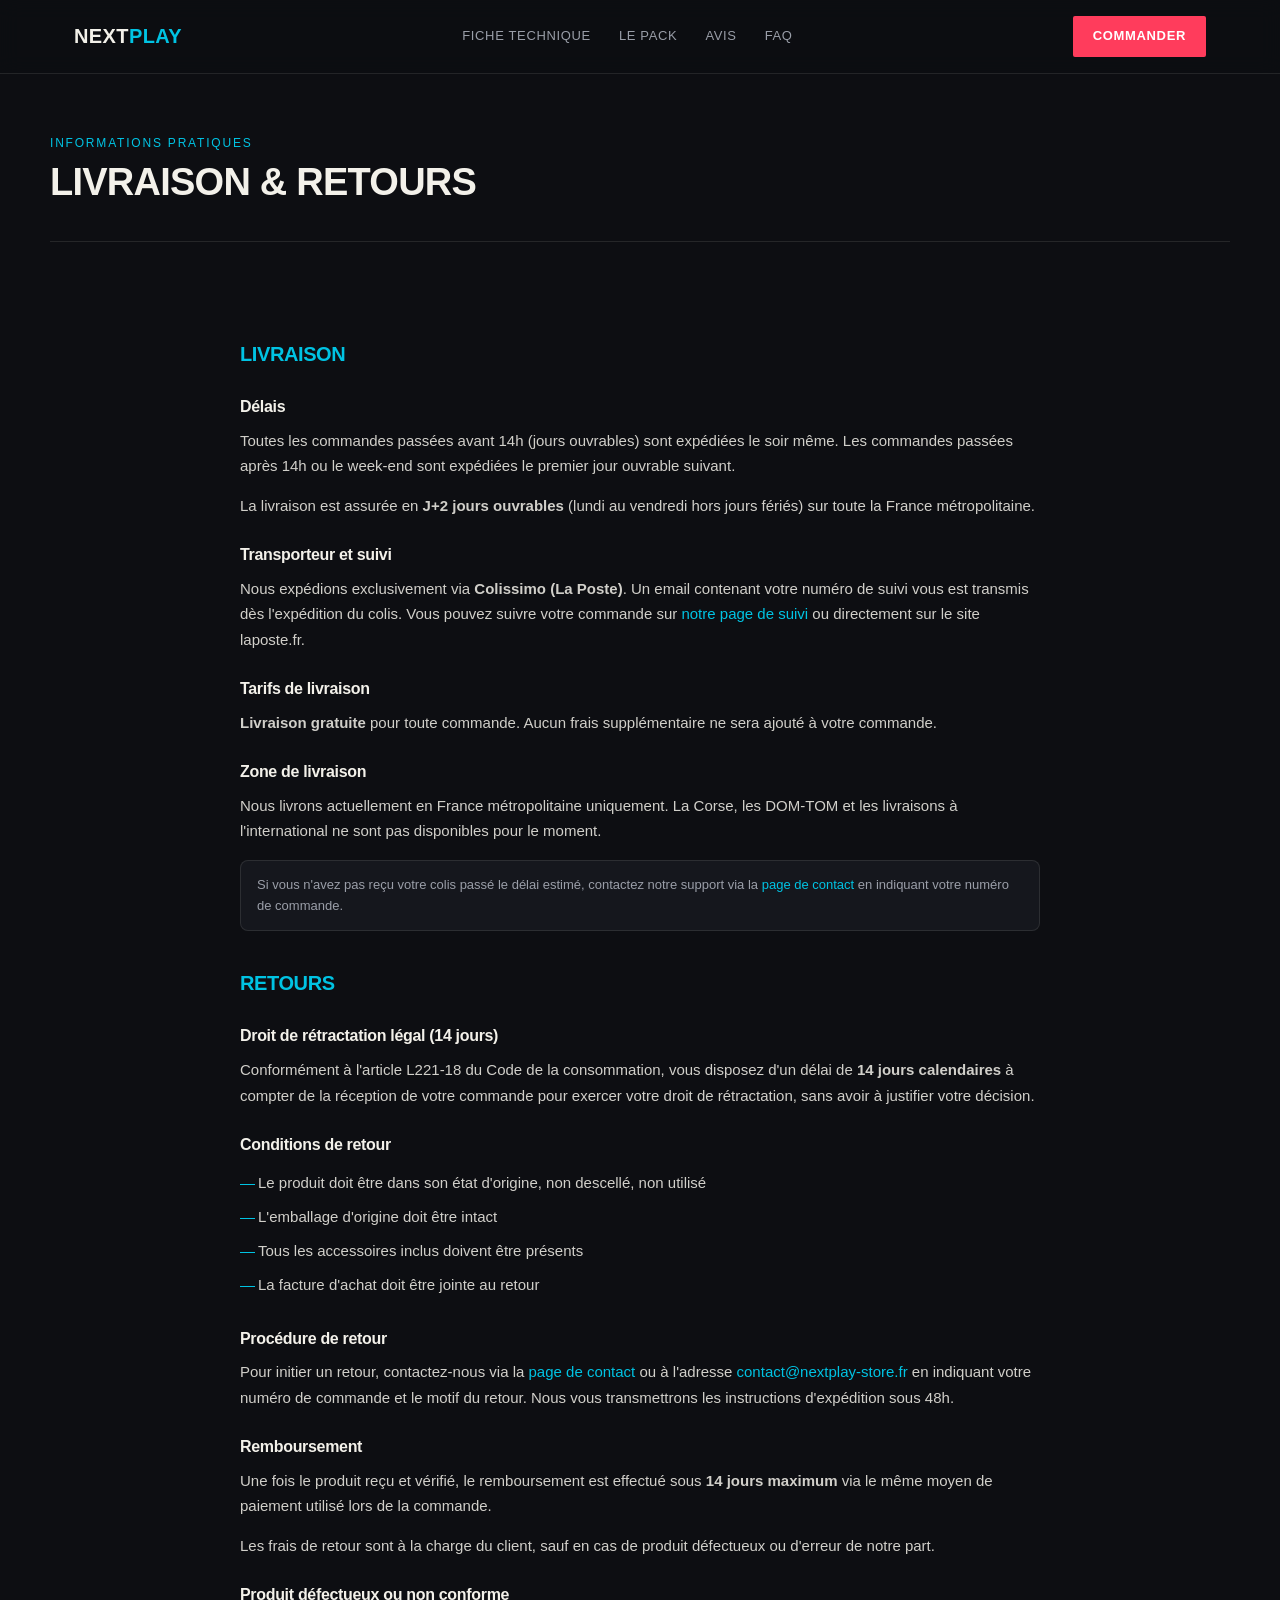
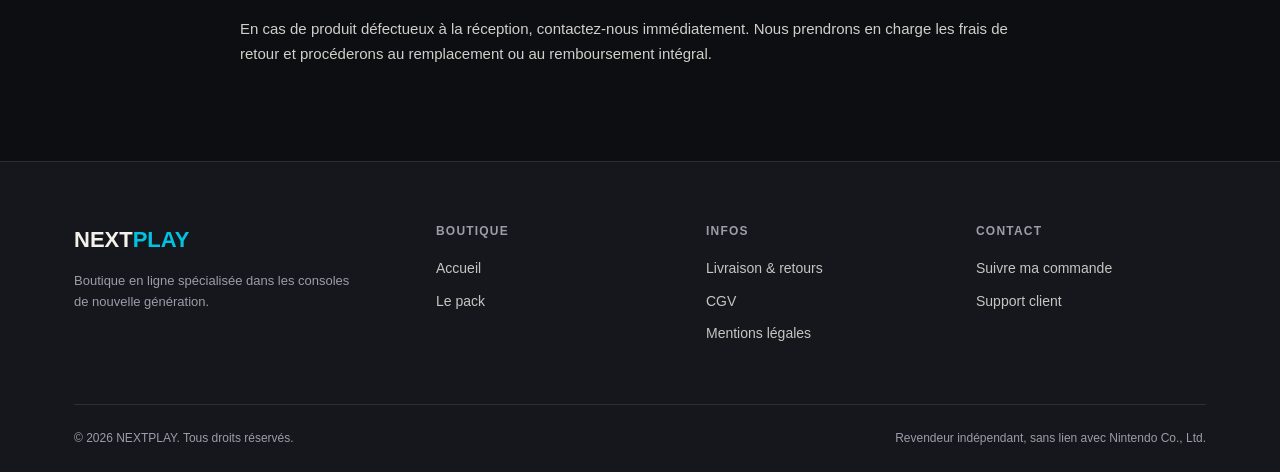
<file: livraison-retours.html>
<!DOCTYPE html>
<html lang="fr">
<head>
<meta charset="UTF-8"><meta name="viewport" content="width=device-width, initial-scale=1.0">
<title>Livraison & Retours — NEXTPLAY</title>
<style>
:root{
  --ink:#0d0e12;--panel:#15171d;--panel2:#1c1f27;--paper:#f3f1ea;
  --joy-blue:#00c3e3;--joy-red:#ff3c5c;--line:rgba(243,241,234,0.1);--muted:#9a9ea8;
}
*{box-sizing:border-box;margin:0;padding:0;}
html{scroll-behavior:smooth;}
body{background:var(--ink);color:var(--paper);font-family:'Helvetica Neue',Arial,sans-serif;line-height:1.6;overflow-x:hidden;}
h1,h2,h3{font-family:'Arial Black',Impact,sans-serif;letter-spacing:-0.02em;text-transform:uppercase;}
a{color:inherit;text-decoration:none;}
.wrap{max-width:1180px;margin:0 auto;padding:0 24px;}

/* HEADER */
header{position:sticky;top:0;z-index:50;background:rgba(13,14,18,0.92);backdrop-filter:blur(10px);border-bottom:1px solid var(--line);}
.nav{display:flex;align-items:center;justify-content:space-between;padding:16px 24px;gap:16px;}
.logo{font-size:20px;font-weight:900;letter-spacing:0.02em;flex-shrink:0;}
.logo span{color:var(--joy-blue);}
.nav-links{display:flex;gap:28px;font-size:13px;letter-spacing:0.05em;text-transform:uppercase;color:var(--muted);}
.nav-links a:hover{color:var(--paper);}
.nav-right{display:flex;align-items:center;gap:12px;}
.nav-cta{background:var(--joy-red);color:#fff;padding:10px 20px;border-radius:2px;font-size:13px;font-weight:700;letter-spacing:0.05em;text-transform:uppercase;cursor:pointer;border:none;white-space:nowrap;}

/* HAMBURGER */
.hamburger{display:none;flex-direction:column;gap:5px;background:none;border:none;cursor:pointer;padding:6px;}
.hamburger span{display:block;width:22px;height:2px;background:var(--paper);border-radius:2px;transition:all .25s ease;}
.hamburger.open span:nth-child(1){transform:translateY(7px) rotate(45deg);}
.hamburger.open span:nth-child(2){opacity:0;}
.hamburger.open span:nth-child(3){transform:translateY(-7px) rotate(-45deg);}

/* MOBILE MENU */
#mobile-menu{
  display:none;position:fixed;top:57px;left:0;right:0;background:var(--panel);
  border-bottom:1px solid var(--line);z-index:49;padding:20px 24px;flex-direction:column;gap:0;
}
#mobile-menu.open{display:flex;}
#mobile-menu a{display:block;padding:14px 0;font-size:15px;border-bottom:1px solid var(--line);color:var(--paper);text-transform:uppercase;letter-spacing:0.05em;}
#mobile-menu a:last-child{border-bottom:none;}
#mobile-menu a:hover{color:var(--joy-blue);}

/* PAGE CONTENT */
.page-hero{padding:60px 0 40px;border-bottom:1px solid var(--line);}
.page-hero .section-tag{font-size:12px;letter-spacing:.15em;text-transform:uppercase;color:var(--joy-blue);margin-bottom:10px;}
.page-hero h1{font-size:38px;line-height:1;}
.page-body{padding:60px 0 80px;max-width:800px;}
.page-body h2{font-size:20px;margin:36px 0 12px;color:var(--joy-blue);}
.page-body h3{font-size:16px;margin:24px 0 8px;font-family:inherit;font-weight:700;text-transform:none;}
.page-body p{font-size:15px;color:rgba(243,241,234,.85);margin-bottom:14px;line-height:1.7;}
.page-body ul{list-style:none;margin-bottom:14px;}
.page-body ul li{font-size:15px;color:rgba(243,241,234,.85);padding:5px 0 5px 18px;position:relative;}
.page-body ul li::before{content:"—";position:absolute;left:0;color:var(--joy-blue);}
.page-body .note{font-size:13px;color:var(--muted);background:var(--panel);border:1px solid var(--line);border-radius:8px;padding:14px 16px;margin-top:16px;}

/* FOOTER */
footer{background:var(--panel);border-top:1px solid var(--line);padding:60px 0 24px;}
.footer-grid{display:grid;grid-template-columns:1.4fr 1fr 1fr 1fr;gap:40px;margin-bottom:50px;}
.footer-col h4{font-size:12px;text-transform:uppercase;letter-spacing:.1em;color:var(--muted);margin-bottom:16px;font-family:inherit;}
.footer-col a{display:block;font-size:14px;color:var(--paper);opacity:.8;margin-bottom:10px;}
.footer-col a:hover{opacity:1;color:var(--joy-blue);}
.footer-logo{font-size:22px;font-weight:900;margin-bottom:14px;}
.footer-logo span{color:var(--joy-blue);}
.footer-desc{font-size:13px;color:var(--muted);max-width:280px;}
.payment-icons{display:flex;gap:10px;margin-top:20px;}
.payment-icons div{font-size:10px;padding:6px 10px;border:1px solid var(--line);border-radius:4px;color:var(--muted);}
.footer-bottom{border-top:1px solid var(--line);padding-top:24px;display:flex;justify-content:space-between;flex-wrap:wrap;gap:12px;font-size:12px;color:var(--muted);}

/* FORM */
.form-group{display:flex;flex-direction:column;gap:6px;margin-bottom:16px;}
.form-group label{font-size:12px;text-transform:uppercase;letter-spacing:.08em;color:var(--muted);}
.form-group input,.form-group select,.form-group textarea{background:var(--panel2);border:1px solid var(--line);border-radius:6px;padding:12px 14px;color:var(--paper);font-size:14px;outline:none;transition:border .15s;width:100%;font-family:inherit;}
.form-group textarea{min-height:120px;resize:vertical;}
.form-group input:focus,.form-group select:focus,.form-group textarea:focus{border-color:var(--joy-blue);}
.btn-primary{background:var(--joy-red);color:#fff;padding:16px 32px;font-weight:800;font-size:14px;letter-spacing:.05em;text-transform:uppercase;border-radius:3px;border:none;cursor:pointer;transition:transform .15s,background .15s;display:inline-block;}
.btn-primary:hover{transform:translateY(-2px);background:#e6314f;}

@media(max-width:900px){
  .nav-links{display:none;}
  .hamburger{display:flex;}
  .footer-grid{grid-template-columns:1fr 1fr;}
}
@media(max-width:480px){
  .footer-grid{grid-template-columns:1fr;}
}

</style>
<script defer src="https://cdn.vercel-insights.com/v1/script.js"></script>
</head>
<body>
<header>
  <div class="nav wrap">
    <a href="index.html" class="logo">NEXT<span>PLAY</span></a>
    <nav class="nav-links">
      <a href="index.html#specs">Fiche technique</a>
      <a href="index.html#bundle">Le pack</a>
      <a href="index.html#avis">Avis</a>
      <a href="index.html#faq">FAQ</a>
    </nav>
    <div class="nav-right">
      <a href="index.html" class="nav-cta">Commander</a>
      <button class="hamburger" id="hamburger-btn"><span></span><span></span><span></span></button>
    </div>
  </div>
</header>
<div id="mobile-menu">
  <a href="index.html">🏠 Accueil</a>
  <a href="index.html#specs">Fiche technique</a>
  <a href="index.html#bundle">Le pack</a>
  <a href="livraison-retours.html">Livraison & retours</a>
  <a href="suivi-commande.html">Suivre ma commande</a>
  <a href="contact.html">Support client</a>
  <a href="cgv.html">Conditions générales</a>
  <a href="mentions-legales.html">Mentions légales</a>
</div>

<div class="page-hero wrap">
  <div class="section-tag">Informations pratiques</div>
  <h1>Livraison & Retours</h1>
</div>

<div class="wrap page-body">
  <h2>Livraison</h2>
  <h3>Délais</h3>
  <p>Toutes les commandes passées avant 14h (jours ouvrables) sont expédiées le soir même. Les commandes passées après 14h ou le week-end sont expédiées le premier jour ouvrable suivant.</p>
  <p>La livraison est assurée en <strong>J+2 jours ouvrables</strong> (lundi au vendredi hors jours fériés) sur toute la France métropolitaine.</p>

  <h3>Transporteur et suivi</h3>
  <p>Nous expédions exclusivement via <strong>Colissimo (La Poste)</strong>. Un email contenant votre numéro de suivi vous est transmis dès l'expédition du colis. Vous pouvez suivre votre commande sur <a href="suivi-commande.html" style="color:var(--joy-blue);">notre page de suivi</a> ou directement sur le site laposte.fr.</p>

  <h3>Tarifs de livraison</h3>
  <p><strong>Livraison gratuite</strong> pour toute commande. Aucun frais supplémentaire ne sera ajouté à votre commande.</p>

  <h3>Zone de livraison</h3>
  <p>Nous livrons actuellement en France métropolitaine uniquement. La Corse, les DOM-TOM et les livraisons à l'international ne sont pas disponibles pour le moment.</p>

  <div class="note">Si vous n'avez pas reçu votre colis passé le délai estimé, contactez notre support via la <a href="contact.html" style="color:var(--joy-blue);">page de contact</a> en indiquant votre numéro de commande.</div>

  <h2>Retours</h2>
  <h3>Droit de rétractation légal (14 jours)</h3>
  <p>Conformément à l'article L221-18 du Code de la consommation, vous disposez d'un délai de <strong>14 jours calendaires</strong> à compter de la réception de votre commande pour exercer votre droit de rétractation, sans avoir à justifier votre décision.</p>

  <h3>Conditions de retour</h3>
  <ul>
    <li>Le produit doit être dans son état d'origine, non descellé, non utilisé</li>
    <li>L'emballage d'origine doit être intact</li>
    <li>Tous les accessoires inclus doivent être présents</li>
    <li>La facture d'achat doit être jointe au retour</li>
  </ul>

  <h3>Procédure de retour</h3>
  <p>Pour initier un retour, contactez-nous via la <a href="contact.html" style="color:var(--joy-blue);">page de contact</a> ou à l'adresse <a href="mailto:contact@nextplay-store.fr" style="color:var(--joy-blue);">contact@nextplay-store.fr</a> en indiquant votre numéro de commande et le motif du retour. Nous vous transmettrons les instructions d'expédition sous 48h.</p>

  <h3>Remboursement</h3>
  <p>Une fois le produit reçu et vérifié, le remboursement est effectué sous <strong>14 jours maximum</strong> via le même moyen de paiement utilisé lors de la commande.</p>
  <p>Les frais de retour sont à la charge du client, sauf en cas de produit défectueux ou d'erreur de notre part.</p>

  <h3>Produit défectueux ou non conforme</h3>
  <p>En cas de produit défectueux à la réception, contactez-nous immédiatement. Nous prendrons en charge les frais de retour et procéderons au remplacement ou au remboursement intégral.</p>
</div>

<footer>
  <div class="wrap">
    <div class="footer-grid">
      <div class="footer-col"><div class="footer-logo">NEXT<span>PLAY</span></div><p class="footer-desc">Boutique en ligne spécialisée dans les consoles de nouvelle génération.</p></div>
      <div class="footer-col"><h4>Boutique</h4><a href="index.html">Accueil</a><a href="index.html#bundle">Le pack</a></div>
      <div class="footer-col"><h4>Infos</h4><a href="livraison-retours.html">Livraison & retours</a><a href="cgv.html">CGV</a><a href="mentions-legales.html">Mentions légales</a></div>
      <div class="footer-col"><h4>Contact</h4><a href="suivi-commande.html">Suivre ma commande</a><a href="contact.html">Support client</a></div>
    </div>
    <div class="footer-bottom"><div>© 2026 NEXTPLAY. Tous droits réservés.</div><div>Revendeur indépendant, sans lien avec Nintendo Co., Ltd.</div></div>
  </div>
</footer>
<script>
const btn=document.getElementById('hamburger-btn'),menu=document.getElementById('mobile-menu');
btn.addEventListener('click',()=>{btn.classList.toggle('open');menu.classList.toggle('open');});
menu.querySelectorAll('a').forEach(a=>a.addEventListener('click',()=>{btn.classList.remove('open');menu.classList.remove('open');}));
</script>
</body></html>
</file>
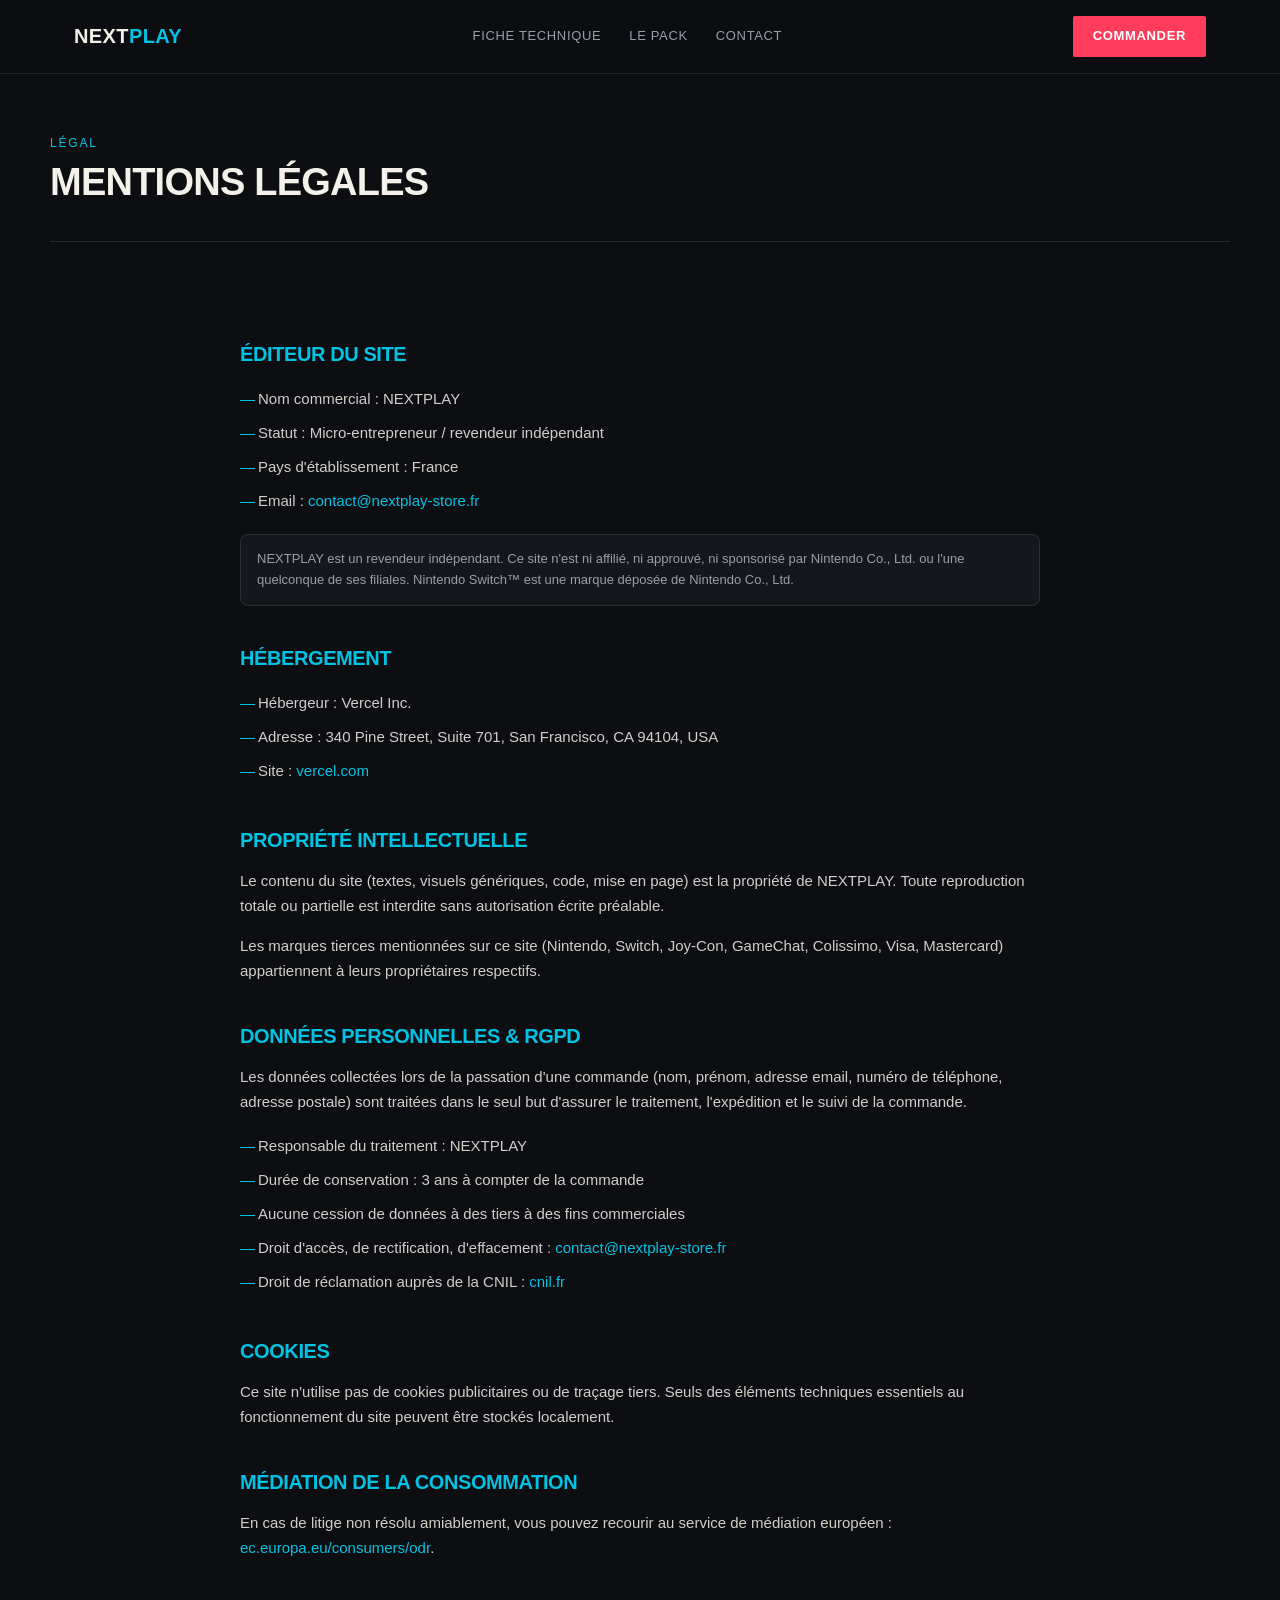
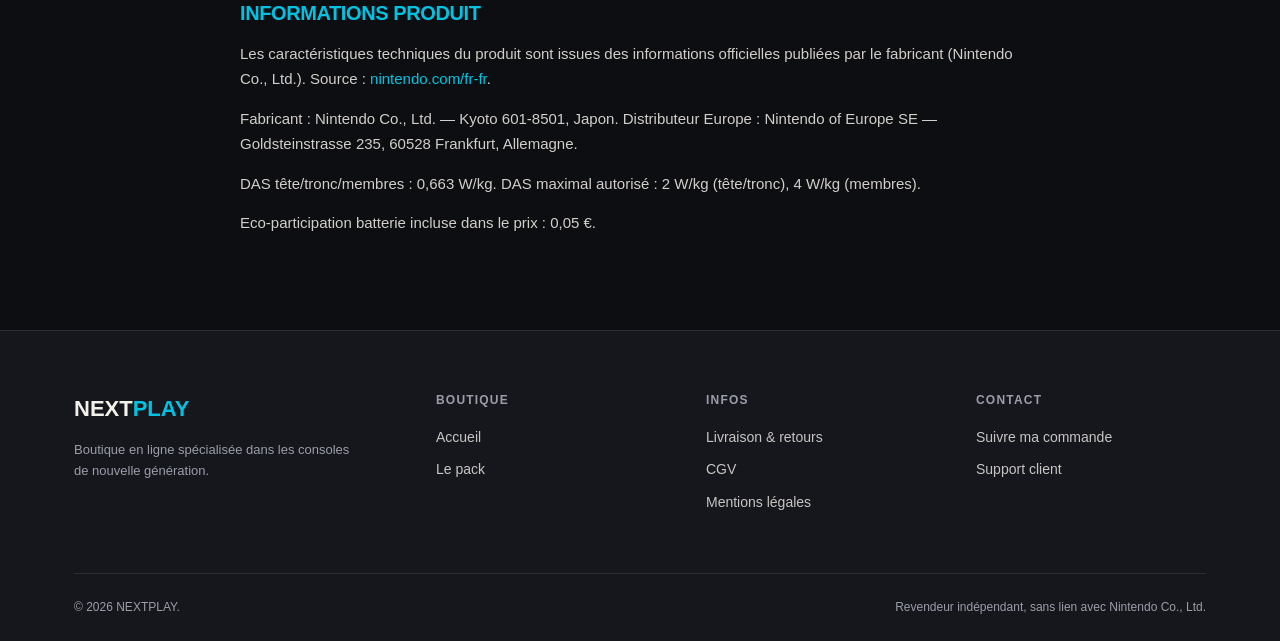
<file: mentions-legales.html>
<!DOCTYPE html>
<html lang="fr">
<head>
<meta charset="UTF-8"><meta name="viewport" content="width=device-width, initial-scale=1.0">
<title>Mentions Légales — NEXTPLAY</title>
<style>
:root{
  --ink:#0d0e12;--panel:#15171d;--panel2:#1c1f27;--paper:#f3f1ea;
  --joy-blue:#00c3e3;--joy-red:#ff3c5c;--line:rgba(243,241,234,0.1);--muted:#9a9ea8;
}
*{box-sizing:border-box;margin:0;padding:0;}
html{scroll-behavior:smooth;}
body{background:var(--ink);color:var(--paper);font-family:'Helvetica Neue',Arial,sans-serif;line-height:1.6;overflow-x:hidden;}
h1,h2,h3{font-family:'Arial Black',Impact,sans-serif;letter-spacing:-0.02em;text-transform:uppercase;}
a{color:inherit;text-decoration:none;}
.wrap{max-width:1180px;margin:0 auto;padding:0 24px;}

/* HEADER */
header{position:sticky;top:0;z-index:50;background:rgba(13,14,18,0.92);backdrop-filter:blur(10px);border-bottom:1px solid var(--line);}
.nav{display:flex;align-items:center;justify-content:space-between;padding:16px 24px;gap:16px;}
.logo{font-size:20px;font-weight:900;letter-spacing:0.02em;flex-shrink:0;}
.logo span{color:var(--joy-blue);}
.nav-links{display:flex;gap:28px;font-size:13px;letter-spacing:0.05em;text-transform:uppercase;color:var(--muted);}
.nav-links a:hover{color:var(--paper);}
.nav-right{display:flex;align-items:center;gap:12px;}
.nav-cta{background:var(--joy-red);color:#fff;padding:10px 20px;border-radius:2px;font-size:13px;font-weight:700;letter-spacing:0.05em;text-transform:uppercase;cursor:pointer;border:none;white-space:nowrap;}

/* HAMBURGER */
.hamburger{display:none;flex-direction:column;gap:5px;background:none;border:none;cursor:pointer;padding:6px;}
.hamburger span{display:block;width:22px;height:2px;background:var(--paper);border-radius:2px;transition:all .25s ease;}
.hamburger.open span:nth-child(1){transform:translateY(7px) rotate(45deg);}
.hamburger.open span:nth-child(2){opacity:0;}
.hamburger.open span:nth-child(3){transform:translateY(-7px) rotate(-45deg);}

/* MOBILE MENU */
#mobile-menu{
  display:none;position:fixed;top:57px;left:0;right:0;background:var(--panel);
  border-bottom:1px solid var(--line);z-index:49;padding:20px 24px;flex-direction:column;gap:0;
}
#mobile-menu.open{display:flex;}
#mobile-menu a{display:block;padding:14px 0;font-size:15px;border-bottom:1px solid var(--line);color:var(--paper);text-transform:uppercase;letter-spacing:0.05em;}
#mobile-menu a:last-child{border-bottom:none;}
#mobile-menu a:hover{color:var(--joy-blue);}

/* PAGE CONTENT */
.page-hero{padding:60px 0 40px;border-bottom:1px solid var(--line);}
.page-hero .section-tag{font-size:12px;letter-spacing:.15em;text-transform:uppercase;color:var(--joy-blue);margin-bottom:10px;}
.page-hero h1{font-size:38px;line-height:1;}
.page-body{padding:60px 0 80px;max-width:800px;}
.page-body h2{font-size:20px;margin:36px 0 12px;color:var(--joy-blue);}
.page-body h3{font-size:16px;margin:24px 0 8px;font-family:inherit;font-weight:700;text-transform:none;}
.page-body p{font-size:15px;color:rgba(243,241,234,.85);margin-bottom:14px;line-height:1.7;}
.page-body ul{list-style:none;margin-bottom:14px;}
.page-body ul li{font-size:15px;color:rgba(243,241,234,.85);padding:5px 0 5px 18px;position:relative;}
.page-body ul li::before{content:"—";position:absolute;left:0;color:var(--joy-blue);}
.page-body .note{font-size:13px;color:var(--muted);background:var(--panel);border:1px solid var(--line);border-radius:8px;padding:14px 16px;margin-top:16px;}

/* FOOTER */
footer{background:var(--panel);border-top:1px solid var(--line);padding:60px 0 24px;}
.footer-grid{display:grid;grid-template-columns:1.4fr 1fr 1fr 1fr;gap:40px;margin-bottom:50px;}
.footer-col h4{font-size:12px;text-transform:uppercase;letter-spacing:.1em;color:var(--muted);margin-bottom:16px;font-family:inherit;}
.footer-col a{display:block;font-size:14px;color:var(--paper);opacity:.8;margin-bottom:10px;}
.footer-col a:hover{opacity:1;color:var(--joy-blue);}
.footer-logo{font-size:22px;font-weight:900;margin-bottom:14px;}
.footer-logo span{color:var(--joy-blue);}
.footer-desc{font-size:13px;color:var(--muted);max-width:280px;}
.payment-icons{display:flex;gap:10px;margin-top:20px;}
.payment-icons div{font-size:10px;padding:6px 10px;border:1px solid var(--line);border-radius:4px;color:var(--muted);}
.footer-bottom{border-top:1px solid var(--line);padding-top:24px;display:flex;justify-content:space-between;flex-wrap:wrap;gap:12px;font-size:12px;color:var(--muted);}

/* FORM */
.form-group{display:flex;flex-direction:column;gap:6px;margin-bottom:16px;}
.form-group label{font-size:12px;text-transform:uppercase;letter-spacing:.08em;color:var(--muted);}
.form-group input,.form-group select,.form-group textarea{background:var(--panel2);border:1px solid var(--line);border-radius:6px;padding:12px 14px;color:var(--paper);font-size:14px;outline:none;transition:border .15s;width:100%;font-family:inherit;}
.form-group textarea{min-height:120px;resize:vertical;}
.form-group input:focus,.form-group select:focus,.form-group textarea:focus{border-color:var(--joy-blue);}
.btn-primary{background:var(--joy-red);color:#fff;padding:16px 32px;font-weight:800;font-size:14px;letter-spacing:.05em;text-transform:uppercase;border-radius:3px;border:none;cursor:pointer;transition:transform .15s,background .15s;display:inline-block;}
.btn-primary:hover{transform:translateY(-2px);background:#e6314f;}

@media(max-width:900px){
  .nav-links{display:none;}
  .hamburger{display:flex;}
  .footer-grid{grid-template-columns:1fr 1fr;}
}
@media(max-width:480px){
  .footer-grid{grid-template-columns:1fr;}
}

</style>
<script defer src="https://cdn.vercel-insights.com/v1/script.js"></script>
</head>
<body>
<header>
  <div class="nav wrap">
    <a href="index.html" class="logo">NEXT<span>PLAY</span></a>
    <nav class="nav-links"><a href="index.html#specs">Fiche technique</a><a href="index.html#bundle">Le pack</a><a href="contact.html">Contact</a></nav>
    <div class="nav-right">
      <a href="index.html" class="nav-cta">Commander</a>
      <button class="hamburger" id="hamburger-btn"><span></span><span></span><span></span></button>
    </div>
  </div>
</header>
<div id="mobile-menu">
  <a href="index.html">🏠 Accueil</a><a href="livraison-retours.html">Livraison & retours</a>
  <a href="suivi-commande.html">Suivre ma commande</a><a href="contact.html">Support client</a>
  <a href="cgv.html">Conditions générales</a><a href="mentions-legales.html">Mentions légales</a>
</div>

<div class="page-hero wrap">
  <div class="section-tag">Légal</div>
  <h1>Mentions Légales</h1>
</div>

<div class="wrap page-body">
  <h2>Éditeur du site</h2>
  <ul>
    <li>Nom commercial : NEXTPLAY</li>
    <li>Statut : Micro-entrepreneur / revendeur indépendant</li>
    <li>Pays d'établissement : France</li>
    <li>Email : <a href="mailto:contact@nextplay-store.fr" style="color:var(--joy-blue);">contact@nextplay-store.fr</a></li>
  </ul>
  <div class="note">NEXTPLAY est un revendeur indépendant. Ce site n'est ni affilié, ni approuvé, ni sponsorisé par Nintendo Co., Ltd. ou l'une quelconque de ses filiales. Nintendo Switch™ est une marque déposée de Nintendo Co., Ltd.</div>

  <h2>Hébergement</h2>
  <ul>
    <li>Hébergeur : Vercel Inc.</li>
    <li>Adresse : 340 Pine Street, Suite 701, San Francisco, CA 94104, USA</li>
    <li>Site : <a href="https://vercel.com" style="color:var(--joy-blue);" target="_blank">vercel.com</a></li>
  </ul>

  <h2>Propriété intellectuelle</h2>
  <p>Le contenu du site (textes, visuels génériques, code, mise en page) est la propriété de NEXTPLAY. Toute reproduction totale ou partielle est interdite sans autorisation écrite préalable.</p>
  <p>Les marques tierces mentionnées sur ce site (Nintendo, Switch, Joy-Con, GameChat, Colissimo, Visa, Mastercard) appartiennent à leurs propriétaires respectifs.</p>

  <h2>Données personnelles & RGPD</h2>
  <p>Les données collectées lors de la passation d'une commande (nom, prénom, adresse email, numéro de téléphone, adresse postale) sont traitées dans le seul but d'assurer le traitement, l'expédition et le suivi de la commande.</p>
  <ul>
    <li>Responsable du traitement : NEXTPLAY</li>
    <li>Durée de conservation : 3 ans à compter de la commande</li>
    <li>Aucune cession de données à des tiers à des fins commerciales</li>
    <li>Droit d'accès, de rectification, d'effacement : <a href="mailto:contact@nextplay-store.fr" style="color:var(--joy-blue);">contact@nextplay-store.fr</a></li>
    <li>Droit de réclamation auprès de la CNIL : <a href="https://www.cnil.fr" style="color:var(--joy-blue);" target="_blank">cnil.fr</a></li>
  </ul>

  <h2>Cookies</h2>
  <p>Ce site n'utilise pas de cookies publicitaires ou de traçage tiers. Seuls des éléments techniques essentiels au fonctionnement du site peuvent être stockés localement.</p>

  <h2>Médiation de la consommation</h2>
  <p>En cas de litige non résolu amiablement, vous pouvez recourir au service de médiation européen : <a href="https://ec.europa.eu/consumers/odr" style="color:var(--joy-blue);" target="_blank">ec.europa.eu/consumers/odr</a>.</p>

  <h2>Informations produit</h2>
  <p>Les caractéristiques techniques du produit sont issues des informations officielles publiées par le fabricant (Nintendo Co., Ltd.). Source : <a href="https://www.nintendo.com/fr-fr" style="color:var(--joy-blue);" target="_blank">nintendo.com/fr-fr</a>.</p>
  <p>Fabricant : Nintendo Co., Ltd. — Kyoto 601-8501, Japon. Distributeur Europe : Nintendo of Europe SE — Goldsteinstrasse 235, 60528 Frankfurt, Allemagne.</p>
  <p>DAS tête/tronc/membres : 0,663 W/kg. DAS maximal autorisé : 2 W/kg (tête/tronc), 4 W/kg (membres).</p>
  <p>Eco-participation batterie incluse dans le prix : 0,05 €.</p>
</div>

<footer>
  <div class="wrap">
    <div class="footer-grid">
      <div class="footer-col"><div class="footer-logo">NEXT<span>PLAY</span></div><p class="footer-desc">Boutique en ligne spécialisée dans les consoles de nouvelle génération.</p></div>
      <div class="footer-col"><h4>Boutique</h4><a href="index.html">Accueil</a><a href="index.html#bundle">Le pack</a></div>
      <div class="footer-col"><h4>Infos</h4><a href="livraison-retours.html">Livraison & retours</a><a href="cgv.html">CGV</a><a href="mentions-legales.html">Mentions légales</a></div>
      <div class="footer-col"><h4>Contact</h4><a href="suivi-commande.html">Suivre ma commande</a><a href="contact.html">Support client</a></div>
    </div>
    <div class="footer-bottom"><div>© 2026 NEXTPLAY.</div><div>Revendeur indépendant, sans lien avec Nintendo Co., Ltd.</div></div>
  </div>
</footer>
<script>
const btn=document.getElementById('hamburger-btn'),menu=document.getElementById('mobile-menu');
btn.addEventListener('click',()=>{btn.classList.toggle('open');menu.classList.toggle('open');});
menu.querySelectorAll('a').forEach(a=>a.addEventListener('click',()=>{btn.classList.remove('open');menu.classList.remove('open');}));
</script>
</body></html>
</file>
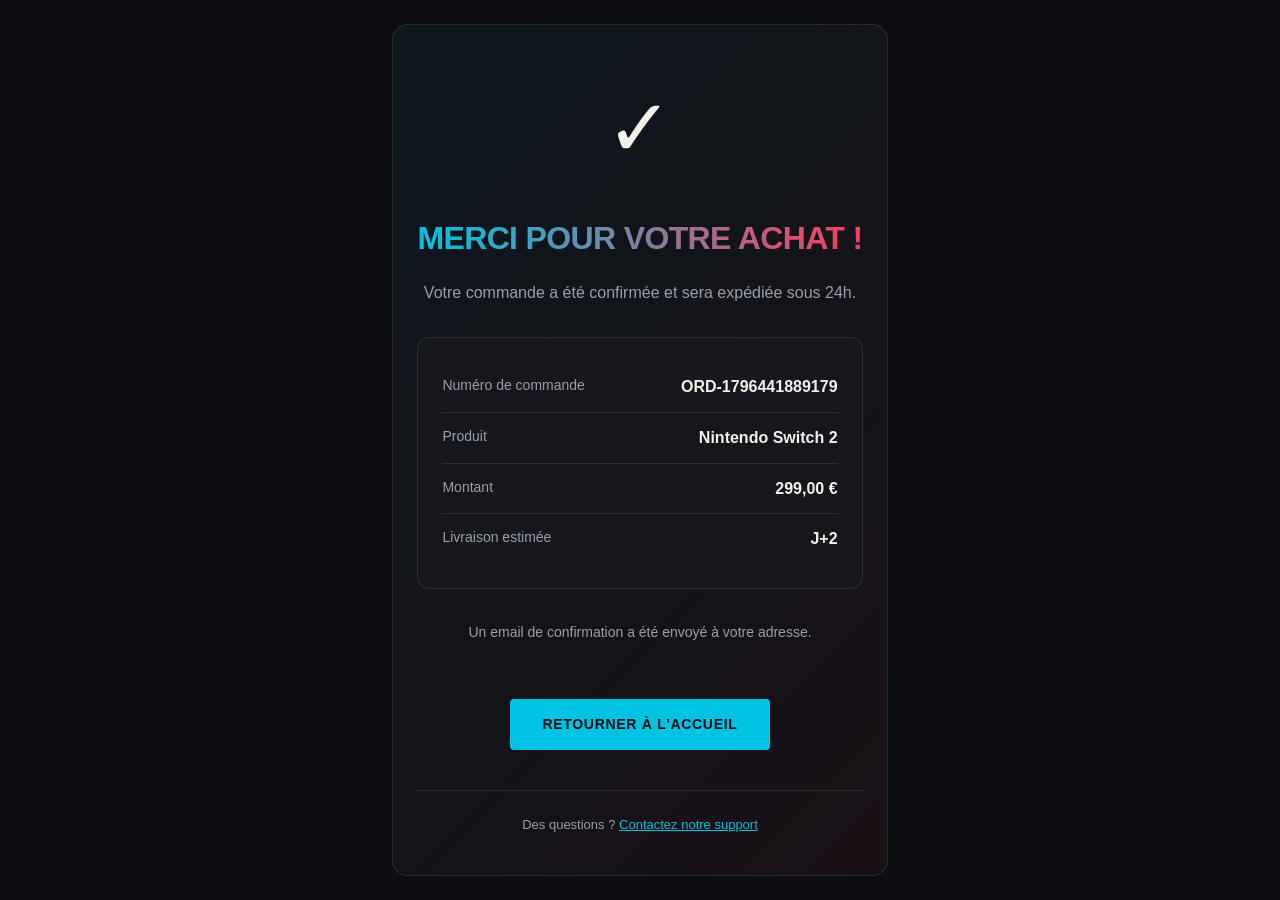
<file: merci.html>
<!DOCTYPE html>
<html lang="fr">
<head>
<meta charset="UTF-8">
<meta name="viewport" content="width=device-width, initial-scale=1.0">
<title>Commande confirmée — NEXTPLAY</title>
<style>
:root{
  --ink:#0d0e12;--panel:#15171d;--panel2:#1c1f27;--paper:#f3f1ea;
  --joy-blue:#00c3e3;--joy-red:#ff3c5c;--line:rgba(243,241,234,0.1);--muted:#9a9ea8;
}
*{box-sizing:border-box;margin:0;padding:0;}
html{scroll-behavior:smooth;}
body{background:var(--ink);color:var(--paper);font-family:'Helvetica Neue',Arial,sans-serif;line-height:1.6;overflow-x:hidden;min-height:100vh;display:flex;align-items:center;justify-content:center;}
.thank-you{max-width:600px;padding:40px 24px;text-align:center;background:linear-gradient(135deg,rgba(0,195,227,.05),rgba(255,60,92,.05));border-radius:16px;border:1px solid var(--line);}
.success-icon{font-size:80px;margin-bottom:20px;}
h1{font-family:'Arial Black',Impact,sans-serif;letter-spacing:-0.02em;text-transform:uppercase;font-size:32px;margin-bottom:16px;background:linear-gradient(90deg,var(--joy-blue),var(--joy-red));-webkit-background-clip:text;-webkit-text-fill-color:transparent;}
.order-details{margin:32px 0;padding:24px;background:var(--panel);border:1px solid var(--line);border-radius:12px;}
.detail-row{display:flex;justify-content:space-between;padding:12px 0;border-bottom:1px solid var(--line);}
.detail-row:last-child{border-bottom:none;}
.label{color:var(--muted);font-size:14px;}
.value{font-weight:700;color:var(--paper);}
.cta{display:inline-block;margin-top:32px;padding:14px 32px;background:var(--joy-blue);color:#0d0e12;font-weight:700;text-transform:uppercase;letter-spacing:0.05em;text-decoration:none;border-radius:4px;font-size:14px;border:none;cursor:pointer;}
.cta:hover{background:#00a8d4;}
.support{margin-top:40px;padding-top:24px;border-top:1px solid var(--line);font-size:13px;color:var(--muted);}
a{color:var(--joy-blue);text-decoration:underline;}
</style>
<!-- Meta Pixel Code -->
<script>
!function(f,b,e,v,n,t,s){if(f.fbq)return;n=f.fbq=function(){n.callMethod?n.callMethod.apply(n,arguments):n.queue.push(arguments)};if(!f._fbq)f._fbq=n;n.push=n;n.loaded=!0;n.version='2.0';n.queue=[];t=b.createElement(e);t.async=!0;t.src=v;s=b.getElementsByTagName(e)[0];s.parentNode.insertBefore(t,s)}(window, document,'script','https://connect.facebook.net/en_US/fbevents.js');
fbq('init', '2042316826405673');
fbq('track', 'PageView');
</script>
<noscript><img height="1" width="1" style="display:none" src="https://www.facebook.com/tr?id=2042316826405673&ev=PageView&noscript=1" /></noscript>
<!-- End Meta Pixel Code -->
<script defer src="https://shown.io/metrics/L73YrWrK8M" type="text/javascript"></script>
</head>
<body>
<div class="thank-you">
  <div class="success-icon">✓</div>
  <h1>Merci pour votre achat !</h1>
  <p style="color:var(--muted);margin-bottom:24px;">Votre commande a été confirmée et sera expédiée sous 24h.</p>
  
  <div class="order-details">
    <div class="detail-row">
      <span class="label">Numéro de commande</span>
      <span class="value" id="order-id">—</span>
    </div>
    <div class="detail-row">
      <span class="label">Produit</span>
      <span class="value">Nintendo Switch 2</span>
    </div>
    <div class="detail-row">
      <span class="label">Montant</span>
      <span class="value" id="order-amount">299,00 €</span>
    </div>
    <div class="detail-row">
      <span class="label">Livraison estimée</span>
      <span class="value">J+2</span>
    </div>
  </div>

  <p style="color:var(--muted);font-size:14px;margin-bottom:24px;">Un email de confirmation a été envoyé à votre adresse.</p>
  
  <a href="/" class="cta">Retourner à l'accueil</a>
  
  <div class="support">
    Des questions ? <a href="mailto:support@nextplay-store.com">Contactez notre support</a>
  </div>
</div>

<script>
// Meta Pixel Purchase Event
document.addEventListener('DOMContentLoaded', function() {
  // Récupère les paramètres de l'URL (si disponibles)
  const params = new URLSearchParams(window.location.search);
  const amount = params.get('amount') || 29900; // montant en centimes
  const amountEUR = amount / 100; // conversion en EUR
  const orderId = params.get('order_id') || 'ORD-' + Date.now();
  
  // Affiche les détails dans la page
  document.getElementById('order-amount').textContent = amountEUR.toLocaleString('fr-FR', { style: 'currency', currency: 'EUR' });
  document.getElementById('order-id').textContent = orderId;
  
  // Déclenche l'événement Purchase de Meta Pixel
  fbq('track', 'Purchase', {
    value: amountEUR,           // Montant en EUR (299)
    currency: 'EUR',
    content_name: 'Nintendo Switch 2',
    content_ids: ['SW2-001'],   // ID du produit
    content_type: 'product',
    num_items: 1,
    order_id: orderId
  });
  
  // Événement Shown.io (optionnel, si tu l'utilises)
  if(window.shown) {
    window.shown('event', 'purchase', { value: amount / 100, orderId: orderId });
  }
});
</script>
</body>
</html>
</file>
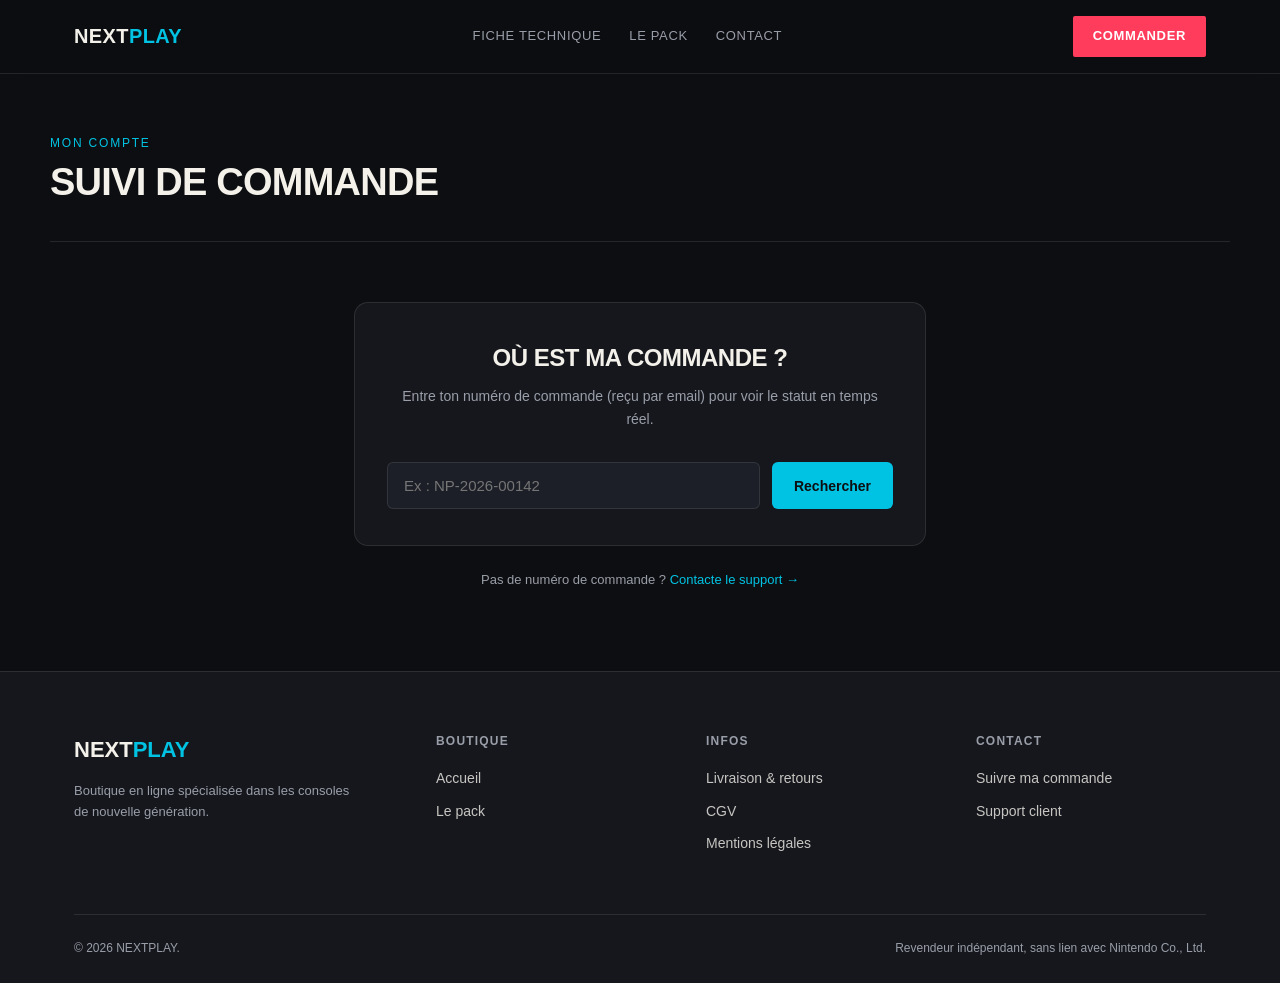
<file: suivi-commande.html>
<!DOCTYPE html>
<html lang="fr">
<head>
<meta charset="UTF-8"><meta name="viewport" content="width=device-width, initial-scale=1.0">
<title>Suivi de Commande — NEXTPLAY</title>
<style>
:root{
  --ink:#0d0e12;--panel:#15171d;--panel2:#1c1f27;--paper:#f3f1ea;
  --joy-blue:#00c3e3;--joy-red:#ff3c5c;--line:rgba(243,241,234,0.1);--muted:#9a9ea8;
}
*{box-sizing:border-box;margin:0;padding:0;}
html{scroll-behavior:smooth;}
body{background:var(--ink);color:var(--paper);font-family:'Helvetica Neue',Arial,sans-serif;line-height:1.6;overflow-x:hidden;}
h1,h2,h3{font-family:'Arial Black',Impact,sans-serif;letter-spacing:-0.02em;text-transform:uppercase;}
a{color:inherit;text-decoration:none;}
.wrap{max-width:1180px;margin:0 auto;padding:0 24px;}

/* HEADER */
header{position:sticky;top:0;z-index:50;background:rgba(13,14,18,0.92);backdrop-filter:blur(10px);border-bottom:1px solid var(--line);}
.nav{display:flex;align-items:center;justify-content:space-between;padding:16px 24px;gap:16px;}
.logo{font-size:20px;font-weight:900;letter-spacing:0.02em;flex-shrink:0;}
.logo span{color:var(--joy-blue);}
.nav-links{display:flex;gap:28px;font-size:13px;letter-spacing:0.05em;text-transform:uppercase;color:var(--muted);}
.nav-links a:hover{color:var(--paper);}
.nav-right{display:flex;align-items:center;gap:12px;}
.nav-cta{background:var(--joy-red);color:#fff;padding:10px 20px;border-radius:2px;font-size:13px;font-weight:700;letter-spacing:0.05em;text-transform:uppercase;cursor:pointer;border:none;white-space:nowrap;}

/* HAMBURGER */
.hamburger{display:none;flex-direction:column;gap:5px;background:none;border:none;cursor:pointer;padding:6px;}
.hamburger span{display:block;width:22px;height:2px;background:var(--paper);border-radius:2px;transition:all .25s ease;}
.hamburger.open span:nth-child(1){transform:translateY(7px) rotate(45deg);}
.hamburger.open span:nth-child(2){opacity:0;}
.hamburger.open span:nth-child(3){transform:translateY(-7px) rotate(-45deg);}

/* MOBILE MENU */
#mobile-menu{
  display:none;position:fixed;top:57px;left:0;right:0;background:var(--panel);
  border-bottom:1px solid var(--line);z-index:49;padding:20px 24px;flex-direction:column;gap:0;
}
#mobile-menu.open{display:flex;}
#mobile-menu a{display:block;padding:14px 0;font-size:15px;border-bottom:1px solid var(--line);color:var(--paper);text-transform:uppercase;letter-spacing:0.05em;}
#mobile-menu a:last-child{border-bottom:none;}
#mobile-menu a:hover{color:var(--joy-blue);}

/* PAGE CONTENT */
.page-hero{padding:60px 0 40px;border-bottom:1px solid var(--line);}
.page-hero .section-tag{font-size:12px;letter-spacing:.15em;text-transform:uppercase;color:var(--joy-blue);margin-bottom:10px;}
.page-hero h1{font-size:38px;line-height:1;}
.page-body{padding:60px 0 80px;max-width:800px;}
.page-body h2{font-size:20px;margin:36px 0 12px;color:var(--joy-blue);}
.page-body h3{font-size:16px;margin:24px 0 8px;font-family:inherit;font-weight:700;text-transform:none;}
.page-body p{font-size:15px;color:rgba(243,241,234,.85);margin-bottom:14px;line-height:1.7;}
.page-body ul{list-style:none;margin-bottom:14px;}
.page-body ul li{font-size:15px;color:rgba(243,241,234,.85);padding:5px 0 5px 18px;position:relative;}
.page-body ul li::before{content:"—";position:absolute;left:0;color:var(--joy-blue);}
.page-body .note{font-size:13px;color:var(--muted);background:var(--panel);border:1px solid var(--line);border-radius:8px;padding:14px 16px;margin-top:16px;}

/* FOOTER */
footer{background:var(--panel);border-top:1px solid var(--line);padding:60px 0 24px;}
.footer-grid{display:grid;grid-template-columns:1.4fr 1fr 1fr 1fr;gap:40px;margin-bottom:50px;}
.footer-col h4{font-size:12px;text-transform:uppercase;letter-spacing:.1em;color:var(--muted);margin-bottom:16px;font-family:inherit;}
.footer-col a{display:block;font-size:14px;color:var(--paper);opacity:.8;margin-bottom:10px;}
.footer-col a:hover{opacity:1;color:var(--joy-blue);}
.footer-logo{font-size:22px;font-weight:900;margin-bottom:14px;}
.footer-logo span{color:var(--joy-blue);}
.footer-desc{font-size:13px;color:var(--muted);max-width:280px;}
.payment-icons{display:flex;gap:10px;margin-top:20px;}
.payment-icons div{font-size:10px;padding:6px 10px;border:1px solid var(--line);border-radius:4px;color:var(--muted);}
.footer-bottom{border-top:1px solid var(--line);padding-top:24px;display:flex;justify-content:space-between;flex-wrap:wrap;gap:12px;font-size:12px;color:var(--muted);}

/* FORM */
.form-group{display:flex;flex-direction:column;gap:6px;margin-bottom:16px;}
.form-group label{font-size:12px;text-transform:uppercase;letter-spacing:.08em;color:var(--muted);}
.form-group input,.form-group select,.form-group textarea{background:var(--panel2);border:1px solid var(--line);border-radius:6px;padding:12px 14px;color:var(--paper);font-size:14px;outline:none;transition:border .15s;width:100%;font-family:inherit;}
.form-group textarea{min-height:120px;resize:vertical;}
.form-group input:focus,.form-group select:focus,.form-group textarea:focus{border-color:var(--joy-blue);}
.btn-primary{background:var(--joy-red);color:#fff;padding:16px 32px;font-weight:800;font-size:14px;letter-spacing:.05em;text-transform:uppercase;border-radius:3px;border:none;cursor:pointer;transition:transform .15s,background .15s;display:inline-block;}
.btn-primary:hover{transform:translateY(-2px);background:#e6314f;}

@media(max-width:900px){
  .nav-links{display:none;}
  .hamburger{display:flex;}
  .footer-grid{grid-template-columns:1fr 1fr;}
}
@media(max-width:480px){
  .footer-grid{grid-template-columns:1fr;}
}

</style>
<style>
.suivi-wrap{max-width:620px;margin:60px auto 80px;padding:0 24px;}
.suivi-card{background:var(--panel);border:1px solid var(--line);border-radius:14px;padding:36px 32px;text-align:center;}
.suivi-card h2{font-size:24px;margin-bottom:8px;}
.suivi-card .sub{color:var(--muted);font-size:14px;margin-bottom:32px;}
.suivi-input-row{display:flex;gap:12px;}
.suivi-input-row input{flex:1;background:var(--panel2);border:1px solid var(--line);border-radius:6px;padding:14px 16px;color:var(--paper);font-size:15px;outline:none;transition:border .15s;}
.suivi-input-row input:focus{border-color:var(--joy-blue);}
.suivi-input-row button{background:var(--joy-blue);color:var(--ink);border:none;border-radius:6px;padding:14px 22px;font-weight:800;font-size:14px;cursor:pointer;white-space:nowrap;transition:opacity .15s;}
.suivi-input-row button:hover{opacity:.85;}
#suivi-result{margin-top:32px;display:none;text-align:left;}
.status-header{background:var(--panel2);border:1px solid var(--line);border-radius:10px;padding:20px;margin-bottom:24px;}
.status-header .sh-label{font-size:11px;text-transform:uppercase;letter-spacing:.1em;color:var(--muted);margin-bottom:8px;}
.status-header .sh-num{font-size:18px;font-weight:800;font-family:'Arial Black',sans-serif;color:var(--joy-blue);}
.status-header .sh-prod{font-size:14px;color:var(--muted);margin-top:4px;}
.timeline{position:relative;padding-left:28px;}
.timeline::before{content:"";position:absolute;left:8px;top:8px;bottom:8px;width:2px;background:var(--line);}
.tl-step{position:relative;margin-bottom:28px;}
.tl-step:last-child{margin-bottom:0;}
.tl-dot{position:absolute;left:-24px;top:4px;width:14px;height:14px;border-radius:50%;border:2px solid var(--line);background:var(--panel2);transition:all .3s;}
.tl-step.done .tl-dot{background:var(--joy-blue);border-color:var(--joy-blue);box-shadow:0 0 8px rgba(0,195,227,.4);}
.tl-step.active .tl-dot{background:var(--joy-red);border-color:var(--joy-red);box-shadow:0 0 8px rgba(255,60,92,.5);}
.tl-title{font-size:14px;font-weight:700;margin-bottom:3px;}
.tl-step.done .tl-title,.tl-step.active .tl-title{color:var(--paper);}
.tl-step:not(.done):not(.active) .tl-title{color:var(--muted);}
.tl-date{font-size:12px;color:var(--muted);}
.tl-step.active .tl-date{color:var(--joy-red);}
.delivery-eta{background:rgba(91,227,138,.08);border:1px solid rgba(91,227,138,.25);border-radius:10px;padding:18px 20px;margin-top:24px;display:flex;align-items:center;gap:14px;}
.delivery-eta .de-icon{font-size:24px;}
.delivery-eta .de-label{font-size:12px;color:var(--muted);}
.delivery-eta .de-date{font-size:17px;font-weight:800;color:#5be38a;font-family:'Arial Black',sans-serif;}
#suivi-error{margin-top:20px;display:none;color:var(--joy-red);font-size:14px;background:rgba(255,60,92,.08);border:1px solid rgba(255,60,92,.2);border-radius:8px;padding:14px 16px;}
@media(max-width:500px){.suivi-input-row{flex-direction:column;}.suivi-card{padding:24px 18px;}}
</style>
<script defer src="https://cdn.vercel-insights.com/v1/script.js"></script>
</head>
<body>
<header>
  <div class="nav wrap">
    <a href="index.html" class="logo">NEXT<span>PLAY</span></a>
    <nav class="nav-links"><a href="index.html#specs">Fiche technique</a><a href="index.html#bundle">Le pack</a><a href="contact.html">Contact</a></nav>
    <div class="nav-right">
      <a href="index.html" class="nav-cta">Commander</a>
      <button class="hamburger" id="hamburger-btn"><span></span><span></span><span></span></button>
    </div>
  </div>
</header>
<div id="mobile-menu">
  <a href="index.html">🏠 Accueil</a><a href="index.html#faq">FAQ</a>
  <a href="livraison-retours.html">Livraison & retours</a>
  <a href="suivi-commande.html">Suivre ma commande</a><a href="contact.html">Support client</a>
  <a href="cgv.html">Conditions générales</a><a href="mentions-legales.html">Mentions légales</a>
</div>

<div class="page-hero wrap">
  <div class="section-tag">Mon compte</div>
  <h1>Suivi de Commande</h1>
</div>

<div class="suivi-wrap">
  <div class="suivi-card">
    <h2>Où est ma commande ?</h2>
    <p class="sub">Entre ton numéro de commande (reçu par email) pour voir le statut en temps réel.</p>
    <div class="suivi-input-row">
      <input id="suivi-input" type="text" placeholder="Ex : NP-2026-00142" oninput="this.value=this.value.toUpperCase()">
      <button onclick="rechercherCommande()">Rechercher</button>
    </div>
    <div id="suivi-error">❌ Numéro de commande introuvable. Vérifie l'email de confirmation ou <a href="contact.html" style="color:var(--joy-blue);">contacte le support</a>.</div>

    <div id="suivi-result">
      <div class="status-header">
        <div class="sh-label">Commande</div>
        <div class="sh-num" id="res-num"></div>
        <div class="sh-prod">Nintendo Switch 2 — Pack complet</div>
      </div>
      <div class="timeline" id="res-timeline"></div>
      <div class="delivery-eta" id="res-eta">
        <div class="de-icon">📦</div>
        <div>
          <div class="de-label">Livraison estimée</div>
          <div class="de-date" id="res-date"></div>
        </div>
      </div>
    </div>
  </div>

  <div style="margin-top:24px;text-align:center;">
    <p style="font-size:13px;color:var(--muted);">Pas de numéro de commande ? <a href="contact.html" style="color:var(--joy-blue);">Contacte le support →</a></p>
  </div>
</div>

<footer>
  <div class="wrap">
    <div class="footer-grid">
      <div class="footer-col"><div class="footer-logo">NEXT<span>PLAY</span></div><p class="footer-desc">Boutique en ligne spécialisée dans les consoles de nouvelle génération.</p></div>
      <div class="footer-col"><h4>Boutique</h4><a href="index.html">Accueil</a><a href="index.html#bundle">Le pack</a></div>
      <div class="footer-col"><h4>Infos</h4><a href="livraison-retours.html">Livraison & retours</a><a href="cgv.html">CGV</a><a href="mentions-legales.html">Mentions légales</a></div>
      <div class="footer-col"><h4>Contact</h4><a href="suivi-commande.html">Suivre ma commande</a><a href="contact.html">Support client</a></div>
    </div>
    <div class="footer-bottom"><div>© 2026 NEXTPLAY.</div><div>Revendeur indépendant, sans lien avec Nintendo Co., Ltd.</div></div>
  </div>
</footer>

<script>
const btn=document.getElementById('hamburger-btn'),menu=document.getElementById('mobile-menu');
btn.addEventListener('click',()=>{btn.classList.toggle('open');menu.classList.toggle('open');});
menu.querySelectorAll('a').forEach(a=>a.addEventListener('click',()=>{btn.classList.remove('open');menu.classList.remove('open');}));

// Simulation de suivi — à brancher sur ton backend
function getJ2(){
  const now=new Date();
  let exped=new Date(now);
  if(now.getHours()>=14) exped.setDate(exped.getDate()+1);
  while(exped.getDay()===0||exped.getDay()===6) exped.setDate(exped.getDate()+1);
  let ouvrables=0,cursor=new Date(exped);
  while(ouvrables<2){cursor.setDate(cursor.getDate()+1);const d=cursor.getDay();if(d!==0&&d!==6)ouvrables++;}
  const jours=['dimanche','lundi','mardi','mercredi','jeudi','vendredi','samedi'];
  const mois=['janvier','février','mars','avril','mai','juin','juillet','août','septembre','octobre','novembre','décembre'];
  return `${jours[cursor.getDay()]} ${cursor.getDate()} ${mois[cursor.getMonth()]}`;
}

function rechercherCommande(){
  const val=document.getElementById('suivi-input').value.trim();
  const err=document.getElementById('suivi-error');
  const res=document.getElementById('suivi-result');
  err.style.display='none'; res.style.display='none';
  if(!val){ alert('Entre un numéro de commande.'); return; }
  // Accepte tout format NP-XXXX pour la démo
  if(!val.startsWith('NP-')){
    err.style.display='block'; return;
  }
  // Simulation selon la longueur du numéro (démo)
  const seed=val.length % 3;
  const scenarios=[
    [
      {label:'Commande confirmée',date:'Aujourd\'hui — 09h41',state:'done'},
      {label:'En préparation',date:'Aujourd\'hui — 11h00',state:'done'},
      {label:'Expédiée',date:'Aujourd\'hui — 16h30',state:'active'},
      {label:'En cours de livraison',date:'Demain',state:''},
      {label:'Livrée',date:getJ2(),state:''},
    ],
    [
      {label:'Commande confirmée',date:'Hier — 14h22',state:'done'},
      {label:'En préparation',date:'Aujourd\'hui — 08h00',state:'done'},
      {label:'Expédiée',date:'Aujourd\'hui — 10h15',state:'done'},
      {label:'En cours de livraison',date:'Aujourd\'hui',state:'active'},
      {label:'Livrée',date:getJ2(),state:''},
    ],
    [
      {label:'Commande confirmée',date:'Il y a 2 jours',state:'done'},
      {label:'En préparation',date:'Il y a 2 jours',state:'done'},
      {label:'Expédiée',date:'Il y a 1 jour',state:'done'},
      {label:'En cours de livraison',date:'Il y a 1 jour',state:'done'},
      {label:'Livrée',date:'Aujourd\'hui — 13h47 ✅',state:'done'},
    ]
  ];
  const steps=scenarios[seed];
  document.getElementById('res-num').textContent=val;
  const tl=document.getElementById('res-timeline');
  tl.innerHTML='';
  steps.forEach(s=>{
    const div=document.createElement('div');
    div.className=`tl-step ${s.state}`;
    div.innerHTML=`<div class="tl-dot"></div><div class="tl-title">${s.label}</div><div class="tl-date">${s.date}</div>`;
    tl.appendChild(div);
  });
  document.getElementById('res-date').textContent=getJ2();
  if(seed===2) document.getElementById('res-eta').style.display='none';
  else document.getElementById('res-eta').style.display='flex';
  res.style.display='block';
}

// Permettre la recherche avec Entrée
document.getElementById('suivi-input').addEventListener('keydown',e=>{ if(e.key==='Enter') rechercherCommande(); });
</script>
</body></html>
</file>
